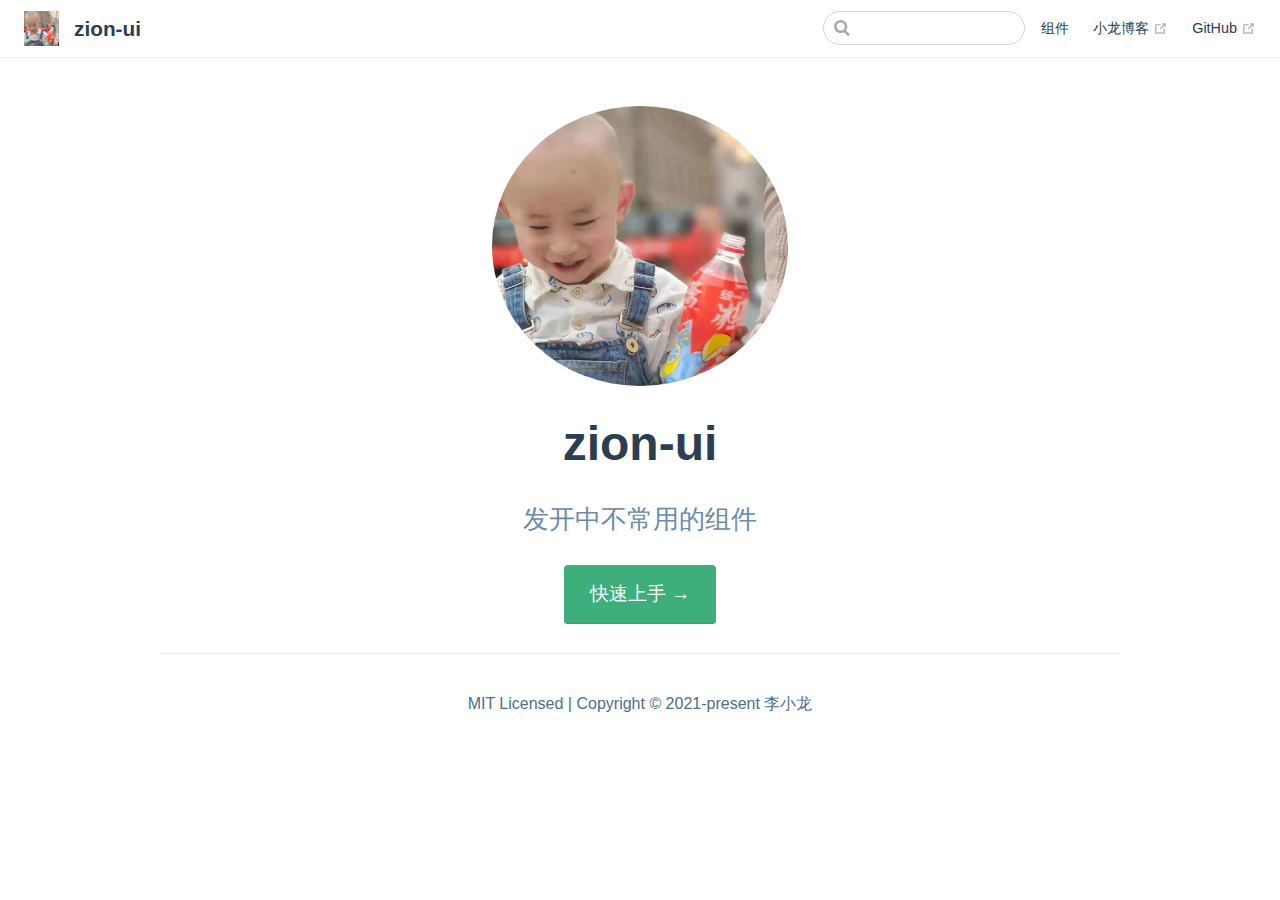
<file: index.html>
<!DOCTYPE html>
<html lang="en-US">
  <head>
    <meta charset="utf-8">
    <meta name="viewport" content="width=device-width,initial-scale=1">
    <title>zion-ui</title>
    <meta name="generator" content="VuePress 1.8.2">
    <link rel="stylesheet" href="/css/main.css">
    <meta name="description" content="发开中不常用的组件">
    
    <link rel="preload" href="/assets/css/0.styles.e4d8b86b.css" as="style"><link rel="preload" href="/assets/js/app.f004952c.js" as="script"><link rel="preload" href="/assets/js/2.16323347.js" as="script"><link rel="preload" href="/assets/js/7.6c79748d.js" as="script"><link rel="prefetch" href="/assets/js/10.19c8e715.js"><link rel="prefetch" href="/assets/js/11.17a77e1d.js"><link rel="prefetch" href="/assets/js/12.ef7e3014.js"><link rel="prefetch" href="/assets/js/3.0590f80b.js"><link rel="prefetch" href="/assets/js/4.1ec4d5f4.js"><link rel="prefetch" href="/assets/js/5.657d4fd9.js"><link rel="prefetch" href="/assets/js/6.3d277fb6.js"><link rel="prefetch" href="/assets/js/8.b5b20f27.js"><link rel="prefetch" href="/assets/js/9.2fc6febf.js">
    <link rel="stylesheet" href="/assets/css/0.styles.e4d8b86b.css">
  </head>
  <body>
    <div id="app" data-server-rendered="true"><div class="theme-container no-sidebar"><header class="navbar"><div class="sidebar-button"><svg xmlns="http://www.w3.org/2000/svg" aria-hidden="true" role="img" viewBox="0 0 448 512" class="icon"><path fill="currentColor" d="M436 124H12c-6.627 0-12-5.373-12-12V80c0-6.627 5.373-12 12-12h424c6.627 0 12 5.373 12 12v32c0 6.627-5.373 12-12 12zm0 160H12c-6.627 0-12-5.373-12-12v-32c0-6.627 5.373-12 12-12h424c6.627 0 12 5.373 12 12v32c0 6.627-5.373 12-12 12zm0 160H12c-6.627 0-12-5.373-12-12v-32c0-6.627 5.373-12 12-12h424c6.627 0 12 5.373 12 12v32c0 6.627-5.373 12-12 12z"></path></svg></div> <a href="/" aria-current="page" class="home-link router-link-exact-active router-link-active"><!----> <span class="site-name">zion-ui</span></a> <div class="links"><div class="search-box"><input aria-label="Search" autocomplete="off" spellcheck="false" value=""> <!----></div> <nav class="nav-links can-hide"><div class="nav-item"><a href="/component/" class="nav-link">
  组件
</a></div><div class="nav-item"><a href="http://122.51.157.102/" target="_blank" rel="noopener noreferrer" class="nav-link external">
  小龙博客
  <span><svg xmlns="http://www.w3.org/2000/svg" aria-hidden="true" focusable="false" x="0px" y="0px" viewBox="0 0 100 100" width="15" height="15" class="icon outbound"><path fill="currentColor" d="M18.8,85.1h56l0,0c2.2,0,4-1.8,4-4v-32h-8v28h-48v-48h28v-8h-32l0,0c-2.2,0-4,1.8-4,4v56C14.8,83.3,16.6,85.1,18.8,85.1z"></path> <polygon fill="currentColor" points="45.7,48.7 51.3,54.3 77.2,28.5 77.2,37.2 85.2,37.2 85.2,14.9 62.8,14.9 62.8,22.9 71.5,22.9"></polygon></svg> <span class="sr-only">(opens new window)</span></span></a></div><div class="nav-item"><a href="https://github.com/lixiaolongxl" target="_blank" rel="noopener noreferrer" class="nav-link external">
  GitHub
  <span><svg xmlns="http://www.w3.org/2000/svg" aria-hidden="true" focusable="false" x="0px" y="0px" viewBox="0 0 100 100" width="15" height="15" class="icon outbound"><path fill="currentColor" d="M18.8,85.1h56l0,0c2.2,0,4-1.8,4-4v-32h-8v28h-48v-48h28v-8h-32l0,0c-2.2,0-4,1.8-4,4v56C14.8,83.3,16.6,85.1,18.8,85.1z"></path> <polygon fill="currentColor" points="45.7,48.7 51.3,54.3 77.2,28.5 77.2,37.2 85.2,37.2 85.2,14.9 62.8,14.9 62.8,22.9 71.5,22.9"></polygon></svg> <span class="sr-only">(opens new window)</span></span></a></div> <!----></nav></div></header> <div class="sidebar-mask"></div> <aside class="sidebar"><nav class="nav-links"><div class="nav-item"><a href="/component/" class="nav-link">
  组件
</a></div><div class="nav-item"><a href="http://122.51.157.102/" target="_blank" rel="noopener noreferrer" class="nav-link external">
  小龙博客
  <span><svg xmlns="http://www.w3.org/2000/svg" aria-hidden="true" focusable="false" x="0px" y="0px" viewBox="0 0 100 100" width="15" height="15" class="icon outbound"><path fill="currentColor" d="M18.8,85.1h56l0,0c2.2,0,4-1.8,4-4v-32h-8v28h-48v-48h28v-8h-32l0,0c-2.2,0-4,1.8-4,4v56C14.8,83.3,16.6,85.1,18.8,85.1z"></path> <polygon fill="currentColor" points="45.7,48.7 51.3,54.3 77.2,28.5 77.2,37.2 85.2,37.2 85.2,14.9 62.8,14.9 62.8,22.9 71.5,22.9"></polygon></svg> <span class="sr-only">(opens new window)</span></span></a></div><div class="nav-item"><a href="https://github.com/lixiaolongxl" target="_blank" rel="noopener noreferrer" class="nav-link external">
  GitHub
  <span><svg xmlns="http://www.w3.org/2000/svg" aria-hidden="true" focusable="false" x="0px" y="0px" viewBox="0 0 100 100" width="15" height="15" class="icon outbound"><path fill="currentColor" d="M18.8,85.1h56l0,0c2.2,0,4-1.8,4-4v-32h-8v28h-48v-48h28v-8h-32l0,0c-2.2,0-4,1.8-4,4v56C14.8,83.3,16.6,85.1,18.8,85.1z"></path> <polygon fill="currentColor" points="45.7,48.7 51.3,54.3 77.2,28.5 77.2,37.2 85.2,37.2 85.2,14.9 62.8,14.9 62.8,22.9 71.5,22.9"></polygon></svg> <span class="sr-only">(opens new window)</span></span></a></div> <!----></nav>  <!----> </aside> <main aria-labelledby="main-title" class="home"><header class="hero"><img src="/img/logo.jpeg" alt="hero"> <h1 id="main-title">
      zion-ui
    </h1> <p class="description">
      发开中不常用的组件
    </p> <p class="action"><a href="/component/start/" class="nav-link action-button">
  快速上手 →
</a></p></header> <!----> <div class="theme-default-content custom content__default"></div> <div class="footer">
    MIT Licensed | Copyright © 2021-present 李小龙
  </div></main></div><div class="global-ui"></div></div>
    <script src="/assets/js/app.f004952c.js" defer></script><script src="/assets/js/2.16323347.js" defer></script><script src="/assets/js/7.6c79748d.js" defer></script>
  </body>
</html>
</file>
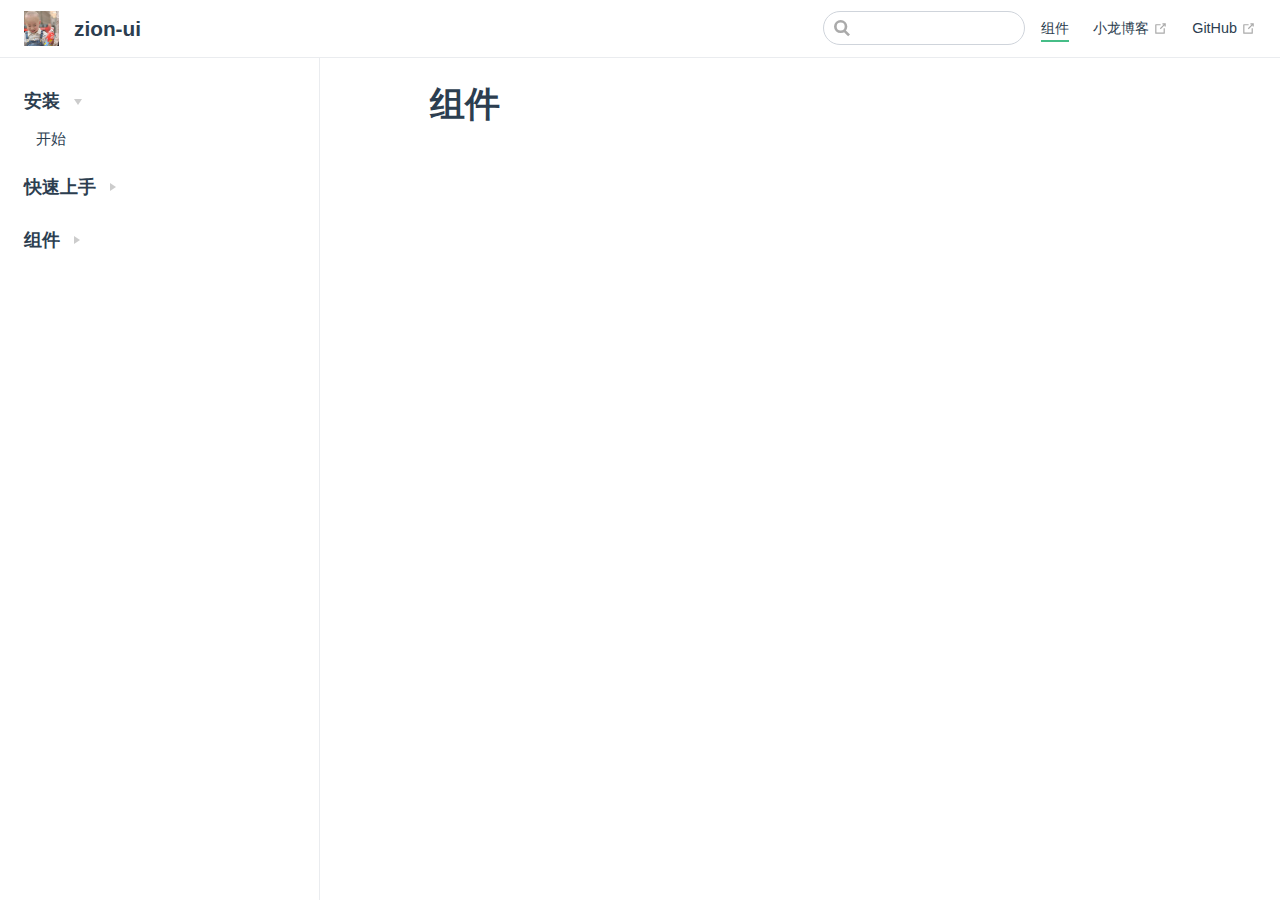
<file: component/index.html>
<!DOCTYPE html>
<html lang="en-US">
  <head>
    <meta charset="utf-8">
    <meta name="viewport" content="width=device-width,initial-scale=1">
    <title>组件 | zion-ui</title>
    <meta name="generator" content="VuePress 1.8.2">
    <link rel="stylesheet" href="/css/main.css">
    <meta name="description" content="发开中不常用的组件">
    
    <link rel="preload" href="/assets/css/0.styles.e4d8b86b.css" as="style"><link rel="preload" href="/assets/js/app.f004952c.js" as="script"><link rel="preload" href="/assets/js/2.16323347.js" as="script"><link rel="preload" href="/assets/js/8.b5b20f27.js" as="script"><link rel="prefetch" href="/assets/js/10.19c8e715.js"><link rel="prefetch" href="/assets/js/11.17a77e1d.js"><link rel="prefetch" href="/assets/js/12.ef7e3014.js"><link rel="prefetch" href="/assets/js/3.0590f80b.js"><link rel="prefetch" href="/assets/js/4.1ec4d5f4.js"><link rel="prefetch" href="/assets/js/5.657d4fd9.js"><link rel="prefetch" href="/assets/js/6.3d277fb6.js"><link rel="prefetch" href="/assets/js/7.6c79748d.js"><link rel="prefetch" href="/assets/js/9.2fc6febf.js">
    <link rel="stylesheet" href="/assets/css/0.styles.e4d8b86b.css">
  </head>
  <body>
    <div id="app" data-server-rendered="true"><div class="theme-container"><header class="navbar"><div class="sidebar-button"><svg xmlns="http://www.w3.org/2000/svg" aria-hidden="true" role="img" viewBox="0 0 448 512" class="icon"><path fill="currentColor" d="M436 124H12c-6.627 0-12-5.373-12-12V80c0-6.627 5.373-12 12-12h424c6.627 0 12 5.373 12 12v32c0 6.627-5.373 12-12 12zm0 160H12c-6.627 0-12-5.373-12-12v-32c0-6.627 5.373-12 12-12h424c6.627 0 12 5.373 12 12v32c0 6.627-5.373 12-12 12zm0 160H12c-6.627 0-12-5.373-12-12v-32c0-6.627 5.373-12 12-12h424c6.627 0 12 5.373 12 12v32c0 6.627-5.373 12-12 12z"></path></svg></div> <a href="/" class="home-link router-link-active"><!----> <span class="site-name">zion-ui</span></a> <div class="links"><div class="search-box"><input aria-label="Search" autocomplete="off" spellcheck="false" value=""> <!----></div> <nav class="nav-links can-hide"><div class="nav-item"><a href="/component/" aria-current="page" class="nav-link router-link-exact-active router-link-active">
  组件
</a></div><div class="nav-item"><a href="http://122.51.157.102/" target="_blank" rel="noopener noreferrer" class="nav-link external">
  小龙博客
  <span><svg xmlns="http://www.w3.org/2000/svg" aria-hidden="true" focusable="false" x="0px" y="0px" viewBox="0 0 100 100" width="15" height="15" class="icon outbound"><path fill="currentColor" d="M18.8,85.1h56l0,0c2.2,0,4-1.8,4-4v-32h-8v28h-48v-48h28v-8h-32l0,0c-2.2,0-4,1.8-4,4v56C14.8,83.3,16.6,85.1,18.8,85.1z"></path> <polygon fill="currentColor" points="45.7,48.7 51.3,54.3 77.2,28.5 77.2,37.2 85.2,37.2 85.2,14.9 62.8,14.9 62.8,22.9 71.5,22.9"></polygon></svg> <span class="sr-only">(opens new window)</span></span></a></div><div class="nav-item"><a href="https://github.com/lixiaolongxl" target="_blank" rel="noopener noreferrer" class="nav-link external">
  GitHub
  <span><svg xmlns="http://www.w3.org/2000/svg" aria-hidden="true" focusable="false" x="0px" y="0px" viewBox="0 0 100 100" width="15" height="15" class="icon outbound"><path fill="currentColor" d="M18.8,85.1h56l0,0c2.2,0,4-1.8,4-4v-32h-8v28h-48v-48h28v-8h-32l0,0c-2.2,0-4,1.8-4,4v56C14.8,83.3,16.6,85.1,18.8,85.1z"></path> <polygon fill="currentColor" points="45.7,48.7 51.3,54.3 77.2,28.5 77.2,37.2 85.2,37.2 85.2,14.9 62.8,14.9 62.8,22.9 71.5,22.9"></polygon></svg> <span class="sr-only">(opens new window)</span></span></a></div> <!----></nav></div></header> <div class="sidebar-mask"></div> <aside class="sidebar"><nav class="nav-links"><div class="nav-item"><a href="/component/" aria-current="page" class="nav-link router-link-exact-active router-link-active">
  组件
</a></div><div class="nav-item"><a href="http://122.51.157.102/" target="_blank" rel="noopener noreferrer" class="nav-link external">
  小龙博客
  <span><svg xmlns="http://www.w3.org/2000/svg" aria-hidden="true" focusable="false" x="0px" y="0px" viewBox="0 0 100 100" width="15" height="15" class="icon outbound"><path fill="currentColor" d="M18.8,85.1h56l0,0c2.2,0,4-1.8,4-4v-32h-8v28h-48v-48h28v-8h-32l0,0c-2.2,0-4,1.8-4,4v56C14.8,83.3,16.6,85.1,18.8,85.1z"></path> <polygon fill="currentColor" points="45.7,48.7 51.3,54.3 77.2,28.5 77.2,37.2 85.2,37.2 85.2,14.9 62.8,14.9 62.8,22.9 71.5,22.9"></polygon></svg> <span class="sr-only">(opens new window)</span></span></a></div><div class="nav-item"><a href="https://github.com/lixiaolongxl" target="_blank" rel="noopener noreferrer" class="nav-link external">
  GitHub
  <span><svg xmlns="http://www.w3.org/2000/svg" aria-hidden="true" focusable="false" x="0px" y="0px" viewBox="0 0 100 100" width="15" height="15" class="icon outbound"><path fill="currentColor" d="M18.8,85.1h56l0,0c2.2,0,4-1.8,4-4v-32h-8v28h-48v-48h28v-8h-32l0,0c-2.2,0-4,1.8-4,4v56C14.8,83.3,16.6,85.1,18.8,85.1z"></path> <polygon fill="currentColor" points="45.7,48.7 51.3,54.3 77.2,28.5 77.2,37.2 85.2,37.2 85.2,14.9 62.8,14.9 62.8,22.9 71.5,22.9"></polygon></svg> <span class="sr-only">(opens new window)</span></span></a></div> <!----></nav>  <ul class="sidebar-links"><li><section class="sidebar-group collapsable depth-0"><p class="sidebar-heading open"><span>安装</span> <span class="arrow down"></span></p> <ul class="sidebar-links sidebar-group-items"><li><a href="/component/start.html" class="sidebar-link">开始</a></li></ul></section></li><li><section class="sidebar-group collapsable depth-0"><p class="sidebar-heading"><span>快速上手</span> <span class="arrow right"></span></p> <!----></section></li><li><section class="sidebar-group collapsable depth-0"><p class="sidebar-heading"><span>组件</span> <span class="arrow right"></span></p> <!----></section></li></ul> </aside> <main class="page"> <div class="theme-default-content content__default"><h1 id="组件"><a href="#组件" class="header-anchor">#</a> 组件</h1></div> <footer class="page-edit"><!----> <!----></footer> <!----> </main></div><div class="global-ui"></div></div>
    <script src="/assets/js/app.f004952c.js" defer></script><script src="/assets/js/2.16323347.js" defer></script><script src="/assets/js/8.b5b20f27.js" defer></script>
  </body>
</html>
</file>
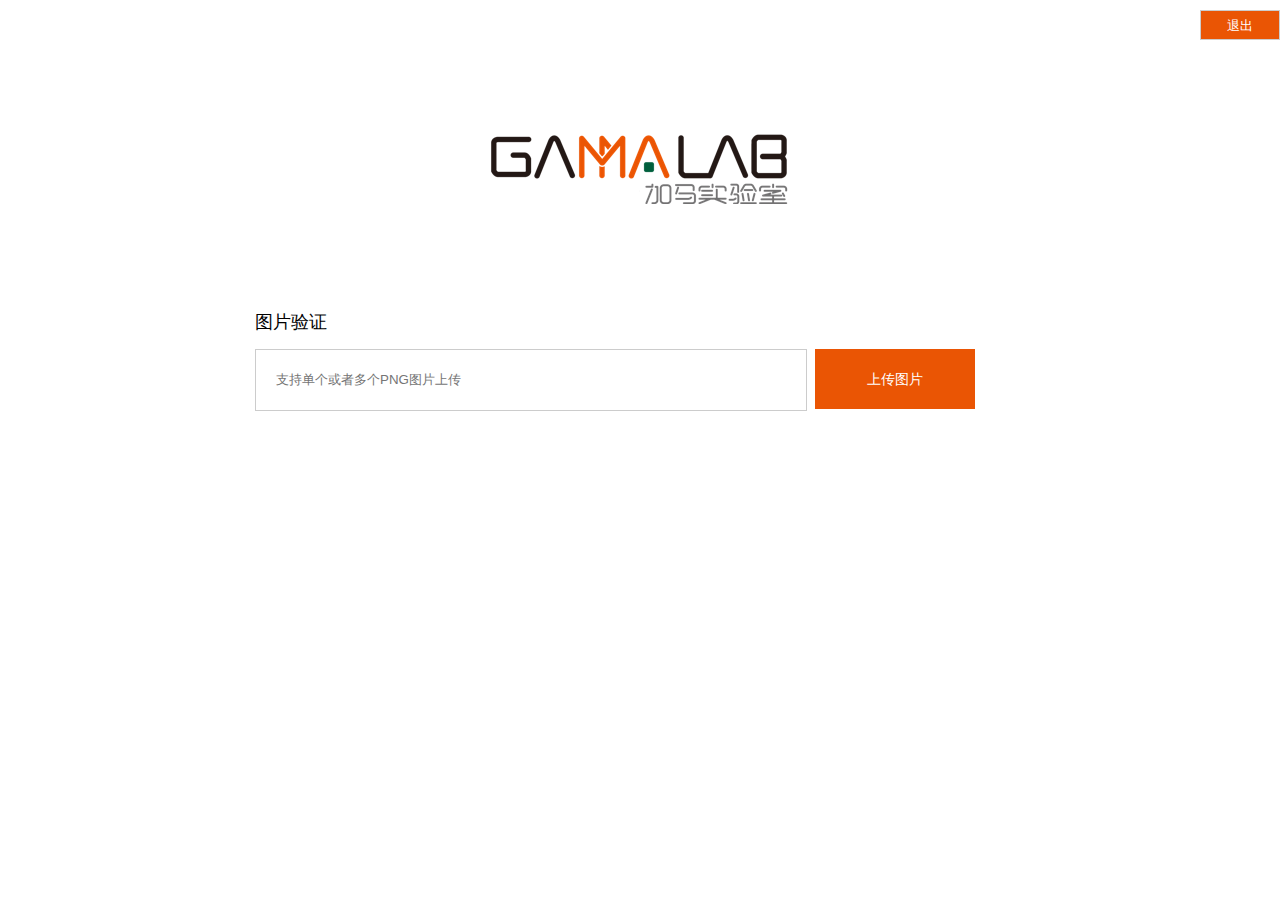
<file: demo/index.html>
<!DOCTYPE html>
<html>
<head>
	<meta http-equiv="content-type" content="text/html;charset=utf-8">
	<meta http-equiv="X-UA-Compatible" content="IE=9; IE=8; IE=7; IE=EDGE">
	<title></title>
	<link rel="stylesheet" type="text/css" href="./css/common.css" />
</head>
<body>
	<div class="containers">
		<!--<button class="Loginout">退出</button>-->
		<div class="index-main" id="body"></div>
	</div>
</body>
<script type="text/javascript">
    var urlData = urlData;
	// window.onload=function(){
    //
	//     $('.Loginout').click(function(){
     //        var data={
     //            username:getCookie('username')
     //        }
     //        $.ajax({
     //            url:urlData.computerLogout,
     //            type:'post',
     //            //dataType:'json',
     //            data:JSON.stringify(data),
     //            contentType:'application/json;charset=utf-8',
     //            async:false,
     //            error:function(){
     //                alert('服务器异常');
     //            },
     //            success:function(str){
     //                if(str.code==0){
     //                    //window.history.go(-1);
     //                    window.location.href = 'login.html';
     //                }else {
     //                    //alert(str.message);
     //                    return;
	// 				}
     //            }
     //        })
	// 	})
	// }
    /*
    获取cookie
    */
    function getCookie(c_name){
        if(document.cookie.length>0){
            c_start=document.cookie.indexOf(c_name + "=")
            if(c_start!=-1){
                c_start=c_start + c_name.length+1
                c_end=document.cookie.indexOf(";",c_start)
                if(c_end==-1) c_end=document.cookie.length
                return unescape(document.cookie.substring(c_start,c_end));
            }
        }
        return ""
    }
    var fileList=[];
	var loadingFixed = '<div id="loadId" class="sq710-mask-root"><div class="sq710-mask-bg2"></div><div class="loading-move"></div></div>';
</script>
<script language="javascript" src="./js/lib/jquery-1.8.1.js"></script>
<script language="javascript" src="./js/lib/jquery.form.js"></script>
<script language="javascript" src="./js/lib/we.js"></script>
<script language="javascript" src="./js/lib/util.js"></script>
<script src="./js/config.js"></script>
<script language="javascript" src="./js/page/page.js"></script>
<script language="javascript" src="./js/page/detail.js"></script>
<script language="javascript" src="./js/control.js"></script>
</html>
</file>
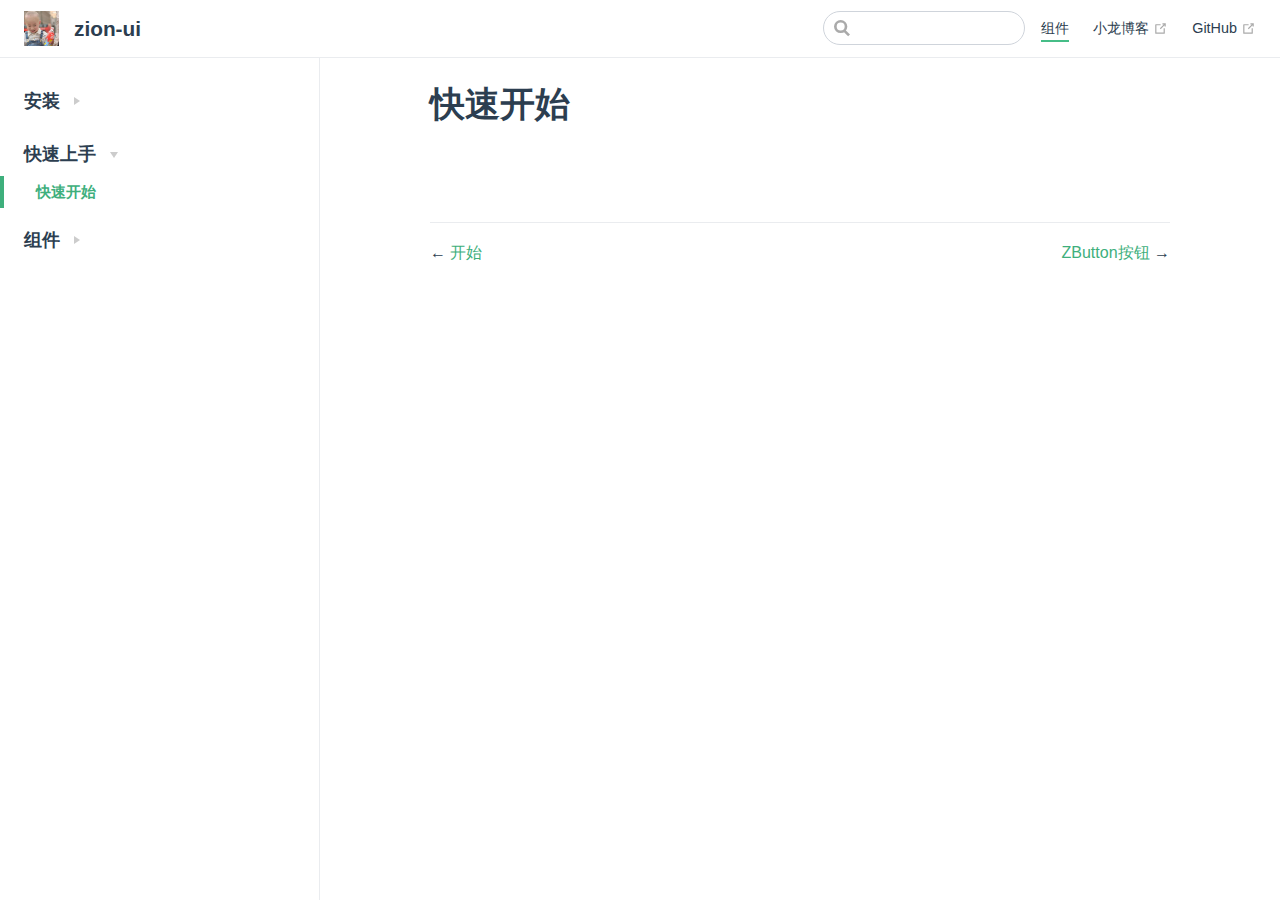
<file: component/getting-started.html>
<!DOCTYPE html>
<html lang="en-US">
  <head>
    <meta charset="utf-8">
    <meta name="viewport" content="width=device-width,initial-scale=1">
    <title>快速开始 | zion-ui</title>
    <meta name="generator" content="VuePress 1.8.2">
    <link rel="stylesheet" href="/css/main.css">
    <meta name="description" content="发开中不常用的组件">
    
    <link rel="preload" href="/assets/css/0.styles.e4d8b86b.css" as="style"><link rel="preload" href="/assets/js/app.f004952c.js" as="script"><link rel="preload" href="/assets/js/2.16323347.js" as="script"><link rel="preload" href="/assets/js/11.17a77e1d.js" as="script"><link rel="prefetch" href="/assets/js/10.19c8e715.js"><link rel="prefetch" href="/assets/js/12.ef7e3014.js"><link rel="prefetch" href="/assets/js/3.0590f80b.js"><link rel="prefetch" href="/assets/js/4.1ec4d5f4.js"><link rel="prefetch" href="/assets/js/5.657d4fd9.js"><link rel="prefetch" href="/assets/js/6.3d277fb6.js"><link rel="prefetch" href="/assets/js/7.6c79748d.js"><link rel="prefetch" href="/assets/js/8.b5b20f27.js"><link rel="prefetch" href="/assets/js/9.2fc6febf.js">
    <link rel="stylesheet" href="/assets/css/0.styles.e4d8b86b.css">
  </head>
  <body>
    <div id="app" data-server-rendered="true"><div class="theme-container"><header class="navbar"><div class="sidebar-button"><svg xmlns="http://www.w3.org/2000/svg" aria-hidden="true" role="img" viewBox="0 0 448 512" class="icon"><path fill="currentColor" d="M436 124H12c-6.627 0-12-5.373-12-12V80c0-6.627 5.373-12 12-12h424c6.627 0 12 5.373 12 12v32c0 6.627-5.373 12-12 12zm0 160H12c-6.627 0-12-5.373-12-12v-32c0-6.627 5.373-12 12-12h424c6.627 0 12 5.373 12 12v32c0 6.627-5.373 12-12 12zm0 160H12c-6.627 0-12-5.373-12-12v-32c0-6.627 5.373-12 12-12h424c6.627 0 12 5.373 12 12v32c0 6.627-5.373 12-12 12z"></path></svg></div> <a href="/" class="home-link router-link-active"><!----> <span class="site-name">zion-ui</span></a> <div class="links"><div class="search-box"><input aria-label="Search" autocomplete="off" spellcheck="false" value=""> <!----></div> <nav class="nav-links can-hide"><div class="nav-item"><a href="/component/" class="nav-link router-link-active">
  组件
</a></div><div class="nav-item"><a href="http://122.51.157.102/" target="_blank" rel="noopener noreferrer" class="nav-link external">
  小龙博客
  <span><svg xmlns="http://www.w3.org/2000/svg" aria-hidden="true" focusable="false" x="0px" y="0px" viewBox="0 0 100 100" width="15" height="15" class="icon outbound"><path fill="currentColor" d="M18.8,85.1h56l0,0c2.2,0,4-1.8,4-4v-32h-8v28h-48v-48h28v-8h-32l0,0c-2.2,0-4,1.8-4,4v56C14.8,83.3,16.6,85.1,18.8,85.1z"></path> <polygon fill="currentColor" points="45.7,48.7 51.3,54.3 77.2,28.5 77.2,37.2 85.2,37.2 85.2,14.9 62.8,14.9 62.8,22.9 71.5,22.9"></polygon></svg> <span class="sr-only">(opens new window)</span></span></a></div><div class="nav-item"><a href="https://github.com/lixiaolongxl" target="_blank" rel="noopener noreferrer" class="nav-link external">
  GitHub
  <span><svg xmlns="http://www.w3.org/2000/svg" aria-hidden="true" focusable="false" x="0px" y="0px" viewBox="0 0 100 100" width="15" height="15" class="icon outbound"><path fill="currentColor" d="M18.8,85.1h56l0,0c2.2,0,4-1.8,4-4v-32h-8v28h-48v-48h28v-8h-32l0,0c-2.2,0-4,1.8-4,4v56C14.8,83.3,16.6,85.1,18.8,85.1z"></path> <polygon fill="currentColor" points="45.7,48.7 51.3,54.3 77.2,28.5 77.2,37.2 85.2,37.2 85.2,14.9 62.8,14.9 62.8,22.9 71.5,22.9"></polygon></svg> <span class="sr-only">(opens new window)</span></span></a></div> <!----></nav></div></header> <div class="sidebar-mask"></div> <aside class="sidebar"><nav class="nav-links"><div class="nav-item"><a href="/component/" class="nav-link router-link-active">
  组件
</a></div><div class="nav-item"><a href="http://122.51.157.102/" target="_blank" rel="noopener noreferrer" class="nav-link external">
  小龙博客
  <span><svg xmlns="http://www.w3.org/2000/svg" aria-hidden="true" focusable="false" x="0px" y="0px" viewBox="0 0 100 100" width="15" height="15" class="icon outbound"><path fill="currentColor" d="M18.8,85.1h56l0,0c2.2,0,4-1.8,4-4v-32h-8v28h-48v-48h28v-8h-32l0,0c-2.2,0-4,1.8-4,4v56C14.8,83.3,16.6,85.1,18.8,85.1z"></path> <polygon fill="currentColor" points="45.7,48.7 51.3,54.3 77.2,28.5 77.2,37.2 85.2,37.2 85.2,14.9 62.8,14.9 62.8,22.9 71.5,22.9"></polygon></svg> <span class="sr-only">(opens new window)</span></span></a></div><div class="nav-item"><a href="https://github.com/lixiaolongxl" target="_blank" rel="noopener noreferrer" class="nav-link external">
  GitHub
  <span><svg xmlns="http://www.w3.org/2000/svg" aria-hidden="true" focusable="false" x="0px" y="0px" viewBox="0 0 100 100" width="15" height="15" class="icon outbound"><path fill="currentColor" d="M18.8,85.1h56l0,0c2.2,0,4-1.8,4-4v-32h-8v28h-48v-48h28v-8h-32l0,0c-2.2,0-4,1.8-4,4v56C14.8,83.3,16.6,85.1,18.8,85.1z"></path> <polygon fill="currentColor" points="45.7,48.7 51.3,54.3 77.2,28.5 77.2,37.2 85.2,37.2 85.2,14.9 62.8,14.9 62.8,22.9 71.5,22.9"></polygon></svg> <span class="sr-only">(opens new window)</span></span></a></div> <!----></nav>  <ul class="sidebar-links"><li><section class="sidebar-group collapsable depth-0"><p class="sidebar-heading"><span>安装</span> <span class="arrow right"></span></p> <!----></section></li><li><section class="sidebar-group collapsable depth-0"><p class="sidebar-heading open"><span>快速上手</span> <span class="arrow down"></span></p> <ul class="sidebar-links sidebar-group-items"><li><a href="/component/getting-started.html" aria-current="page" class="active sidebar-link">快速开始</a></li></ul></section></li><li><section class="sidebar-group collapsable depth-0"><p class="sidebar-heading"><span>组件</span> <span class="arrow right"></span></p> <!----></section></li></ul> </aside> <main class="page"> <div class="theme-default-content content__default"><h1 id="快速开始"><a href="#快速开始" class="header-anchor">#</a> 快速开始</h1></div> <footer class="page-edit"><!----> <!----></footer> <div class="page-nav"><p class="inner"><span class="prev">
      ←
      <a href="/component/start.html" class="prev">
        开始
      </a></span> <span class="next"><a href="/component/component/Button.html">
        ZButton按钮
      </a>
      →
    </span></p></div> </main></div><div class="global-ui"></div></div>
    <script src="/assets/js/app.f004952c.js" defer></script><script src="/assets/js/2.16323347.js" defer></script><script src="/assets/js/11.17a77e1d.js" defer></script>
  </body>
</html>
</file>
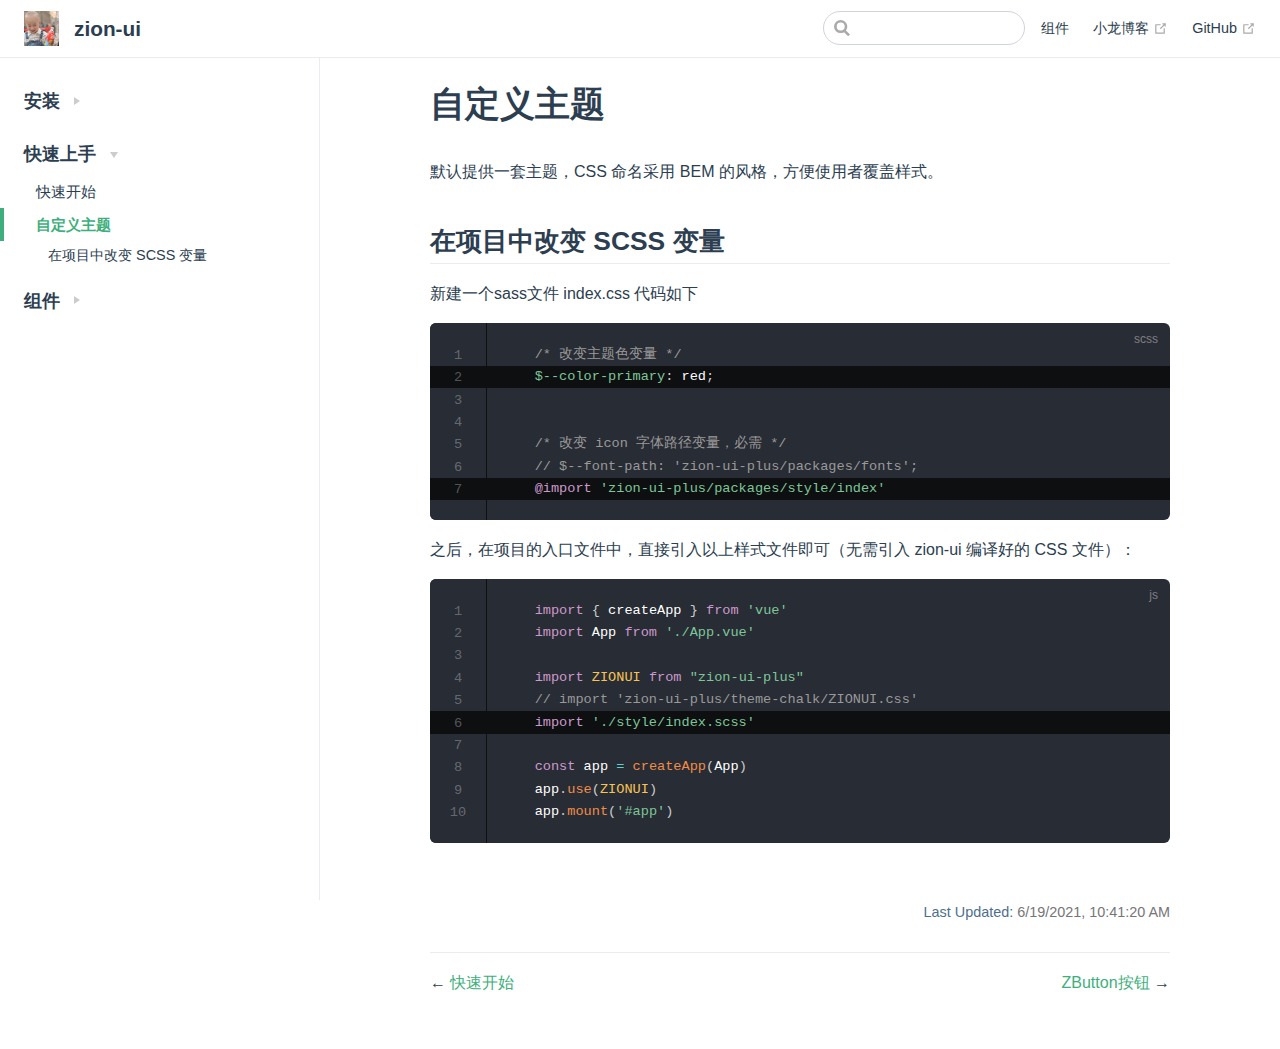
<file: component/setThem.html>
<!DOCTYPE html>
<html lang="en-US">
  <head>
    <meta charset="utf-8">
    <meta name="viewport" content="width=device-width,initial-scale=1">
    <title>自定义主题 | zion-ui</title>
    <meta name="generator" content="VuePress 1.8.2">
    <link rel="stylesheet" href="/css/main.css">
    <meta name="description" content="发开中不常用的组件">
    
    <link rel="preload" href="/assets/css/0.styles.35bcedcf.css" as="style"><link rel="preload" href="/assets/js/app.5dde303c.js" as="script"><link rel="preload" href="/assets/js/2.16323347.js" as="script"><link rel="preload" href="/assets/js/14.d103df72.js" as="script"><link rel="prefetch" href="/assets/js/10.043a797e.js"><link rel="prefetch" href="/assets/js/11.7e76e02e.js"><link rel="prefetch" href="/assets/js/12.f53f035b.js"><link rel="prefetch" href="/assets/js/13.5becef54.js"><link rel="prefetch" href="/assets/js/15.6045e789.js"><link rel="prefetch" href="/assets/js/3.f19f8194.js"><link rel="prefetch" href="/assets/js/4.b9b777bd.js"><link rel="prefetch" href="/assets/js/5.8a97a0d1.js"><link rel="prefetch" href="/assets/js/6.3d277fb6.js"><link rel="prefetch" href="/assets/js/7.6c79748d.js"><link rel="prefetch" href="/assets/js/8.42c8deae.js"><link rel="prefetch" href="/assets/js/9.8bc52ac8.js">
    <link rel="stylesheet" href="/assets/css/0.styles.35bcedcf.css">
  </head>
  <body>
    <div id="app" data-server-rendered="true"><div class="theme-container"><header class="navbar"><div class="sidebar-button"><svg xmlns="http://www.w3.org/2000/svg" aria-hidden="true" role="img" viewBox="0 0 448 512" class="icon"><path fill="currentColor" d="M436 124H12c-6.627 0-12-5.373-12-12V80c0-6.627 5.373-12 12-12h424c6.627 0 12 5.373 12 12v32c0 6.627-5.373 12-12 12zm0 160H12c-6.627 0-12-5.373-12-12v-32c0-6.627 5.373-12 12-12h424c6.627 0 12 5.373 12 12v32c0 6.627-5.373 12-12 12zm0 160H12c-6.627 0-12-5.373-12-12v-32c0-6.627 5.373-12 12-12h424c6.627 0 12 5.373 12 12v32c0 6.627-5.373 12-12 12z"></path></svg></div> <a href="/" class="home-link router-link-active"><!----> <span class="site-name">zion-ui</span></a> <div class="links"><div class="search-box"><input aria-label="Search" autocomplete="off" spellcheck="false" value=""> <!----></div> <nav class="nav-links can-hide"><div class="nav-item"><a href="/component/start.html" class="nav-link">
  组件
</a></div><div class="nav-item"><a href="http://122.51.157.102/" target="_blank" rel="noopener noreferrer" class="nav-link external">
  小龙博客
  <span><svg xmlns="http://www.w3.org/2000/svg" aria-hidden="true" focusable="false" x="0px" y="0px" viewBox="0 0 100 100" width="15" height="15" class="icon outbound"><path fill="currentColor" d="M18.8,85.1h56l0,0c2.2,0,4-1.8,4-4v-32h-8v28h-48v-48h28v-8h-32l0,0c-2.2,0-4,1.8-4,4v56C14.8,83.3,16.6,85.1,18.8,85.1z"></path> <polygon fill="currentColor" points="45.7,48.7 51.3,54.3 77.2,28.5 77.2,37.2 85.2,37.2 85.2,14.9 62.8,14.9 62.8,22.9 71.5,22.9"></polygon></svg> <span class="sr-only">(opens new window)</span></span></a></div><div class="nav-item"><a href="https://github.com/lixiaolongxl" target="_blank" rel="noopener noreferrer" class="nav-link external">
  GitHub
  <span><svg xmlns="http://www.w3.org/2000/svg" aria-hidden="true" focusable="false" x="0px" y="0px" viewBox="0 0 100 100" width="15" height="15" class="icon outbound"><path fill="currentColor" d="M18.8,85.1h56l0,0c2.2,0,4-1.8,4-4v-32h-8v28h-48v-48h28v-8h-32l0,0c-2.2,0-4,1.8-4,4v56C14.8,83.3,16.6,85.1,18.8,85.1z"></path> <polygon fill="currentColor" points="45.7,48.7 51.3,54.3 77.2,28.5 77.2,37.2 85.2,37.2 85.2,14.9 62.8,14.9 62.8,22.9 71.5,22.9"></polygon></svg> <span class="sr-only">(opens new window)</span></span></a></div> <!----></nav></div></header> <div class="sidebar-mask"></div> <aside class="sidebar"><nav class="nav-links"><div class="nav-item"><a href="/component/start.html" class="nav-link">
  组件
</a></div><div class="nav-item"><a href="http://122.51.157.102/" target="_blank" rel="noopener noreferrer" class="nav-link external">
  小龙博客
  <span><svg xmlns="http://www.w3.org/2000/svg" aria-hidden="true" focusable="false" x="0px" y="0px" viewBox="0 0 100 100" width="15" height="15" class="icon outbound"><path fill="currentColor" d="M18.8,85.1h56l0,0c2.2,0,4-1.8,4-4v-32h-8v28h-48v-48h28v-8h-32l0,0c-2.2,0-4,1.8-4,4v56C14.8,83.3,16.6,85.1,18.8,85.1z"></path> <polygon fill="currentColor" points="45.7,48.7 51.3,54.3 77.2,28.5 77.2,37.2 85.2,37.2 85.2,14.9 62.8,14.9 62.8,22.9 71.5,22.9"></polygon></svg> <span class="sr-only">(opens new window)</span></span></a></div><div class="nav-item"><a href="https://github.com/lixiaolongxl" target="_blank" rel="noopener noreferrer" class="nav-link external">
  GitHub
  <span><svg xmlns="http://www.w3.org/2000/svg" aria-hidden="true" focusable="false" x="0px" y="0px" viewBox="0 0 100 100" width="15" height="15" class="icon outbound"><path fill="currentColor" d="M18.8,85.1h56l0,0c2.2,0,4-1.8,4-4v-32h-8v28h-48v-48h28v-8h-32l0,0c-2.2,0-4,1.8-4,4v56C14.8,83.3,16.6,85.1,18.8,85.1z"></path> <polygon fill="currentColor" points="45.7,48.7 51.3,54.3 77.2,28.5 77.2,37.2 85.2,37.2 85.2,14.9 62.8,14.9 62.8,22.9 71.5,22.9"></polygon></svg> <span class="sr-only">(opens new window)</span></span></a></div> <!----></nav>  <ul class="sidebar-links"><li><section class="sidebar-group collapsable depth-0"><p class="sidebar-heading"><span>安装</span> <span class="arrow right"></span></p> <!----></section></li><li><section class="sidebar-group collapsable depth-0"><p class="sidebar-heading open"><span>快速上手</span> <span class="arrow down"></span></p> <ul class="sidebar-links sidebar-group-items"><li><a href="/component/getting-started.html" class="sidebar-link">快速开始</a></li><li><a href="/component/setThem.html" aria-current="page" class="active sidebar-link">自定义主题</a><ul class="sidebar-sub-headers"><li class="sidebar-sub-header"><a href="/component/setThem.html#在项目中改变-scss-变量" class="sidebar-link">在项目中改变 SCSS 变量</a></li></ul></li></ul></section></li><li><section class="sidebar-group collapsable depth-0"><p class="sidebar-heading"><span>组件</span> <span class="arrow right"></span></p> <!----></section></li></ul> </aside> <main class="page"> <div class="theme-default-content content__default"><h1 id="自定义主题"><a href="#自定义主题" class="header-anchor">#</a> 自定义主题</h1> <p>默认提供一套主题，CSS 命名采用 BEM 的风格，方便使用者覆盖样式。</p> <h2 id="在项目中改变-scss-变量"><a href="#在项目中改变-scss-变量" class="header-anchor">#</a> 在项目中改变 SCSS 变量</h2> <p>新建一个sass文件 index.css 代码如下</p> <div class="language-scss line-numbers-mode"><div class="highlight-lines"><br><div class="highlighted"> </div><br><br><br><br><div class="highlighted"> </div><br></div><pre class="language-scss"><code>    <span class="token comment">/* 改变主题色变量 */</span>
    <span class="token property"><span class="token variable">$--color-primary</span></span><span class="token punctuation">:</span> red<span class="token punctuation">;</span>


    <span class="token comment">/* 改变 icon 字体路径变量，必需 */</span>
    <span class="token comment">// $--font-path: 'zion-ui-plus/packages/fonts';</span>
    <span class="token keyword">@import</span> <span class="token string">'zion-ui-plus/packages/style/index'</span>
</code></pre><div class="line-numbers-wrapper"><span class="line-number">1</span><br><span class="line-number">2</span><br><span class="line-number">3</span><br><span class="line-number">4</span><br><span class="line-number">5</span><br><span class="line-number">6</span><br><span class="line-number">7</span><br></div></div><p>之后，在项目的入口文件中，直接引入以上样式文件即可（无需引入 zion-ui 编译好的 CSS 文件）：</p> <div class="language-js line-numbers-mode"><div class="highlight-lines"><br><br><br><br><br><div class="highlighted"> </div><br><br><br><br><br></div><pre class="language-js"><code>    <span class="token keyword">import</span> <span class="token punctuation">{</span> createApp <span class="token punctuation">}</span> <span class="token keyword">from</span> <span class="token string">'vue'</span>
    <span class="token keyword">import</span> App <span class="token keyword">from</span> <span class="token string">'./App.vue'</span>

    <span class="token keyword">import</span> <span class="token constant">ZIONUI</span> <span class="token keyword">from</span> <span class="token string">&quot;zion-ui-plus&quot;</span>
    <span class="token comment">// import 'zion-ui-plus/theme-chalk/ZIONUI.css'</span>
    <span class="token keyword">import</span> <span class="token string">'./style/index.scss'</span>

    <span class="token keyword">const</span> app <span class="token operator">=</span> <span class="token function">createApp</span><span class="token punctuation">(</span>App<span class="token punctuation">)</span>
    app<span class="token punctuation">.</span><span class="token function">use</span><span class="token punctuation">(</span><span class="token constant">ZIONUI</span><span class="token punctuation">)</span>
    app<span class="token punctuation">.</span><span class="token function">mount</span><span class="token punctuation">(</span><span class="token string">'#app'</span><span class="token punctuation">)</span>
</code></pre><div class="line-numbers-wrapper"><span class="line-number">1</span><br><span class="line-number">2</span><br><span class="line-number">3</span><br><span class="line-number">4</span><br><span class="line-number">5</span><br><span class="line-number">6</span><br><span class="line-number">7</span><br><span class="line-number">8</span><br><span class="line-number">9</span><br><span class="line-number">10</span><br></div></div></div> <footer class="page-edit"><!----> <div class="last-updated"><span class="prefix">Last Updated:</span> <span class="time">6/19/2021, 10:41:20 AM</span></div></footer> <div class="page-nav"><p class="inner"><span class="prev">
      ←
      <a href="/component/getting-started.html" class="prev">
        快速开始
      </a></span> <span class="next"><a href="/component/component/Button.html">
        ZButton按钮
      </a>
      →
    </span></p></div> </main></div><div class="global-ui"></div></div>
    <script src="/assets/js/app.5dde303c.js" defer></script><script src="/assets/js/2.16323347.js" defer></script><script src="/assets/js/14.d103df72.js" defer></script>
  </body>
</html>
</file>
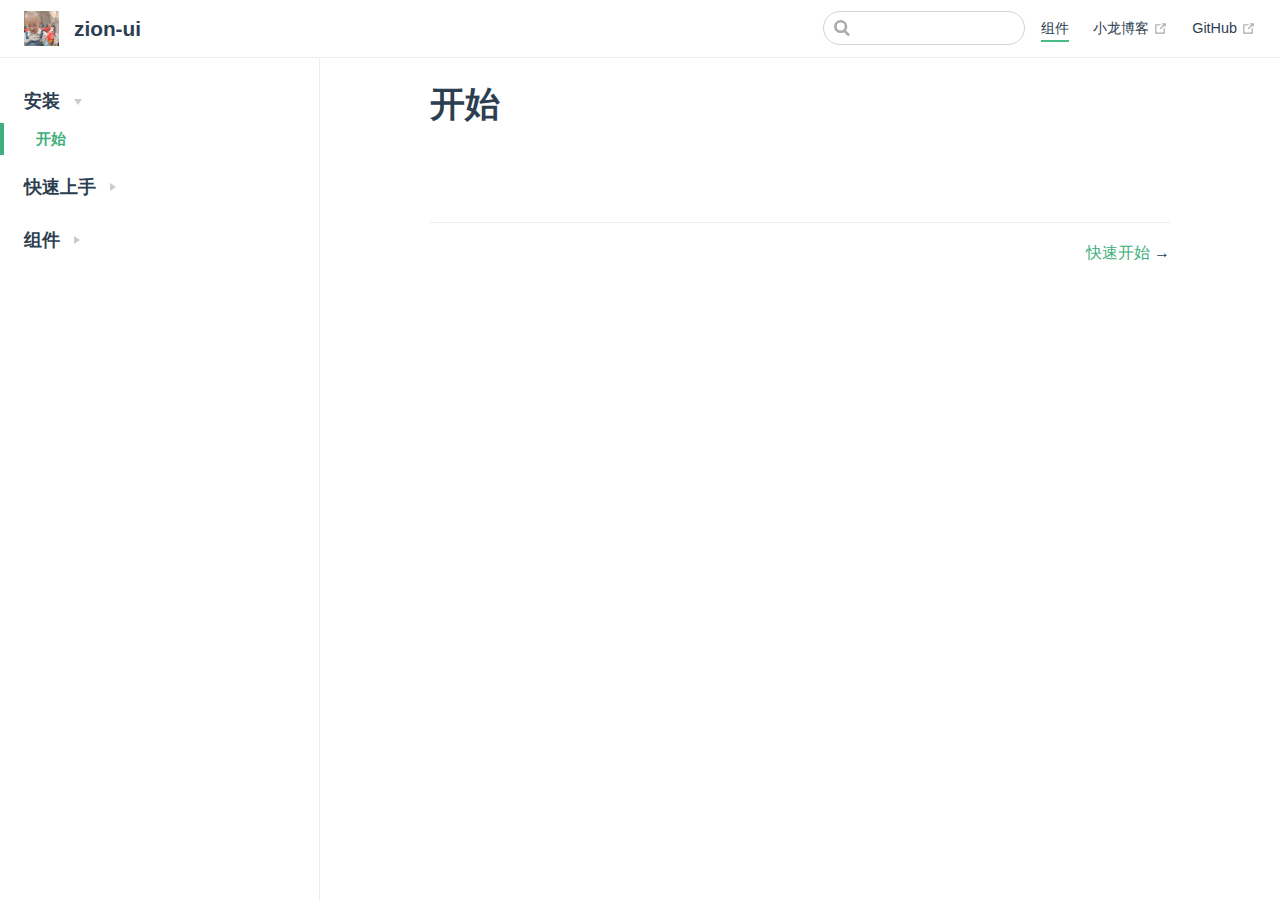
<file: component/start.html>
<!DOCTYPE html>
<html lang="en-US">
  <head>
    <meta charset="utf-8">
    <meta name="viewport" content="width=device-width,initial-scale=1">
    <title>开始 | zion-ui</title>
    <meta name="generator" content="VuePress 1.8.2">
    <link rel="stylesheet" href="/css/main.css">
    <meta name="description" content="发开中不常用的组件">
    
    <link rel="preload" href="/assets/css/0.styles.e4d8b86b.css" as="style"><link rel="preload" href="/assets/js/app.f004952c.js" as="script"><link rel="preload" href="/assets/js/2.16323347.js" as="script"><link rel="preload" href="/assets/js/12.ef7e3014.js" as="script"><link rel="prefetch" href="/assets/js/10.19c8e715.js"><link rel="prefetch" href="/assets/js/11.17a77e1d.js"><link rel="prefetch" href="/assets/js/3.0590f80b.js"><link rel="prefetch" href="/assets/js/4.1ec4d5f4.js"><link rel="prefetch" href="/assets/js/5.657d4fd9.js"><link rel="prefetch" href="/assets/js/6.3d277fb6.js"><link rel="prefetch" href="/assets/js/7.6c79748d.js"><link rel="prefetch" href="/assets/js/8.b5b20f27.js"><link rel="prefetch" href="/assets/js/9.2fc6febf.js">
    <link rel="stylesheet" href="/assets/css/0.styles.e4d8b86b.css">
  </head>
  <body>
    <div id="app" data-server-rendered="true"><div class="theme-container"><header class="navbar"><div class="sidebar-button"><svg xmlns="http://www.w3.org/2000/svg" aria-hidden="true" role="img" viewBox="0 0 448 512" class="icon"><path fill="currentColor" d="M436 124H12c-6.627 0-12-5.373-12-12V80c0-6.627 5.373-12 12-12h424c6.627 0 12 5.373 12 12v32c0 6.627-5.373 12-12 12zm0 160H12c-6.627 0-12-5.373-12-12v-32c0-6.627 5.373-12 12-12h424c6.627 0 12 5.373 12 12v32c0 6.627-5.373 12-12 12zm0 160H12c-6.627 0-12-5.373-12-12v-32c0-6.627 5.373-12 12-12h424c6.627 0 12 5.373 12 12v32c0 6.627-5.373 12-12 12z"></path></svg></div> <a href="/" class="home-link router-link-active"><!----> <span class="site-name">zion-ui</span></a> <div class="links"><div class="search-box"><input aria-label="Search" autocomplete="off" spellcheck="false" value=""> <!----></div> <nav class="nav-links can-hide"><div class="nav-item"><a href="/component/" class="nav-link router-link-active">
  组件
</a></div><div class="nav-item"><a href="http://122.51.157.102/" target="_blank" rel="noopener noreferrer" class="nav-link external">
  小龙博客
  <span><svg xmlns="http://www.w3.org/2000/svg" aria-hidden="true" focusable="false" x="0px" y="0px" viewBox="0 0 100 100" width="15" height="15" class="icon outbound"><path fill="currentColor" d="M18.8,85.1h56l0,0c2.2,0,4-1.8,4-4v-32h-8v28h-48v-48h28v-8h-32l0,0c-2.2,0-4,1.8-4,4v56C14.8,83.3,16.6,85.1,18.8,85.1z"></path> <polygon fill="currentColor" points="45.7,48.7 51.3,54.3 77.2,28.5 77.2,37.2 85.2,37.2 85.2,14.9 62.8,14.9 62.8,22.9 71.5,22.9"></polygon></svg> <span class="sr-only">(opens new window)</span></span></a></div><div class="nav-item"><a href="https://github.com/lixiaolongxl" target="_blank" rel="noopener noreferrer" class="nav-link external">
  GitHub
  <span><svg xmlns="http://www.w3.org/2000/svg" aria-hidden="true" focusable="false" x="0px" y="0px" viewBox="0 0 100 100" width="15" height="15" class="icon outbound"><path fill="currentColor" d="M18.8,85.1h56l0,0c2.2,0,4-1.8,4-4v-32h-8v28h-48v-48h28v-8h-32l0,0c-2.2,0-4,1.8-4,4v56C14.8,83.3,16.6,85.1,18.8,85.1z"></path> <polygon fill="currentColor" points="45.7,48.7 51.3,54.3 77.2,28.5 77.2,37.2 85.2,37.2 85.2,14.9 62.8,14.9 62.8,22.9 71.5,22.9"></polygon></svg> <span class="sr-only">(opens new window)</span></span></a></div> <!----></nav></div></header> <div class="sidebar-mask"></div> <aside class="sidebar"><nav class="nav-links"><div class="nav-item"><a href="/component/" class="nav-link router-link-active">
  组件
</a></div><div class="nav-item"><a href="http://122.51.157.102/" target="_blank" rel="noopener noreferrer" class="nav-link external">
  小龙博客
  <span><svg xmlns="http://www.w3.org/2000/svg" aria-hidden="true" focusable="false" x="0px" y="0px" viewBox="0 0 100 100" width="15" height="15" class="icon outbound"><path fill="currentColor" d="M18.8,85.1h56l0,0c2.2,0,4-1.8,4-4v-32h-8v28h-48v-48h28v-8h-32l0,0c-2.2,0-4,1.8-4,4v56C14.8,83.3,16.6,85.1,18.8,85.1z"></path> <polygon fill="currentColor" points="45.7,48.7 51.3,54.3 77.2,28.5 77.2,37.2 85.2,37.2 85.2,14.9 62.8,14.9 62.8,22.9 71.5,22.9"></polygon></svg> <span class="sr-only">(opens new window)</span></span></a></div><div class="nav-item"><a href="https://github.com/lixiaolongxl" target="_blank" rel="noopener noreferrer" class="nav-link external">
  GitHub
  <span><svg xmlns="http://www.w3.org/2000/svg" aria-hidden="true" focusable="false" x="0px" y="0px" viewBox="0 0 100 100" width="15" height="15" class="icon outbound"><path fill="currentColor" d="M18.8,85.1h56l0,0c2.2,0,4-1.8,4-4v-32h-8v28h-48v-48h28v-8h-32l0,0c-2.2,0-4,1.8-4,4v56C14.8,83.3,16.6,85.1,18.8,85.1z"></path> <polygon fill="currentColor" points="45.7,48.7 51.3,54.3 77.2,28.5 77.2,37.2 85.2,37.2 85.2,14.9 62.8,14.9 62.8,22.9 71.5,22.9"></polygon></svg> <span class="sr-only">(opens new window)</span></span></a></div> <!----></nav>  <ul class="sidebar-links"><li><section class="sidebar-group collapsable depth-0"><p class="sidebar-heading open"><span>安装</span> <span class="arrow down"></span></p> <ul class="sidebar-links sidebar-group-items"><li><a href="/component/start.html" aria-current="page" class="active sidebar-link">开始</a></li></ul></section></li><li><section class="sidebar-group collapsable depth-0"><p class="sidebar-heading"><span>快速上手</span> <span class="arrow right"></span></p> <!----></section></li><li><section class="sidebar-group collapsable depth-0"><p class="sidebar-heading"><span>组件</span> <span class="arrow right"></span></p> <!----></section></li></ul> </aside> <main class="page"> <div class="theme-default-content content__default"><h1 id="开始"><a href="#开始" class="header-anchor">#</a> 开始</h1></div> <footer class="page-edit"><!----> <!----></footer> <div class="page-nav"><p class="inner"><!----> <span class="next"><a href="/component/getting-started.html">
        快速开始
      </a>
      →
    </span></p></div> </main></div><div class="global-ui"></div></div>
    <script src="/assets/js/app.f004952c.js" defer></script><script src="/assets/js/2.16323347.js" defer></script><script src="/assets/js/12.ef7e3014.js" defer></script>
  </body>
</html>
</file>
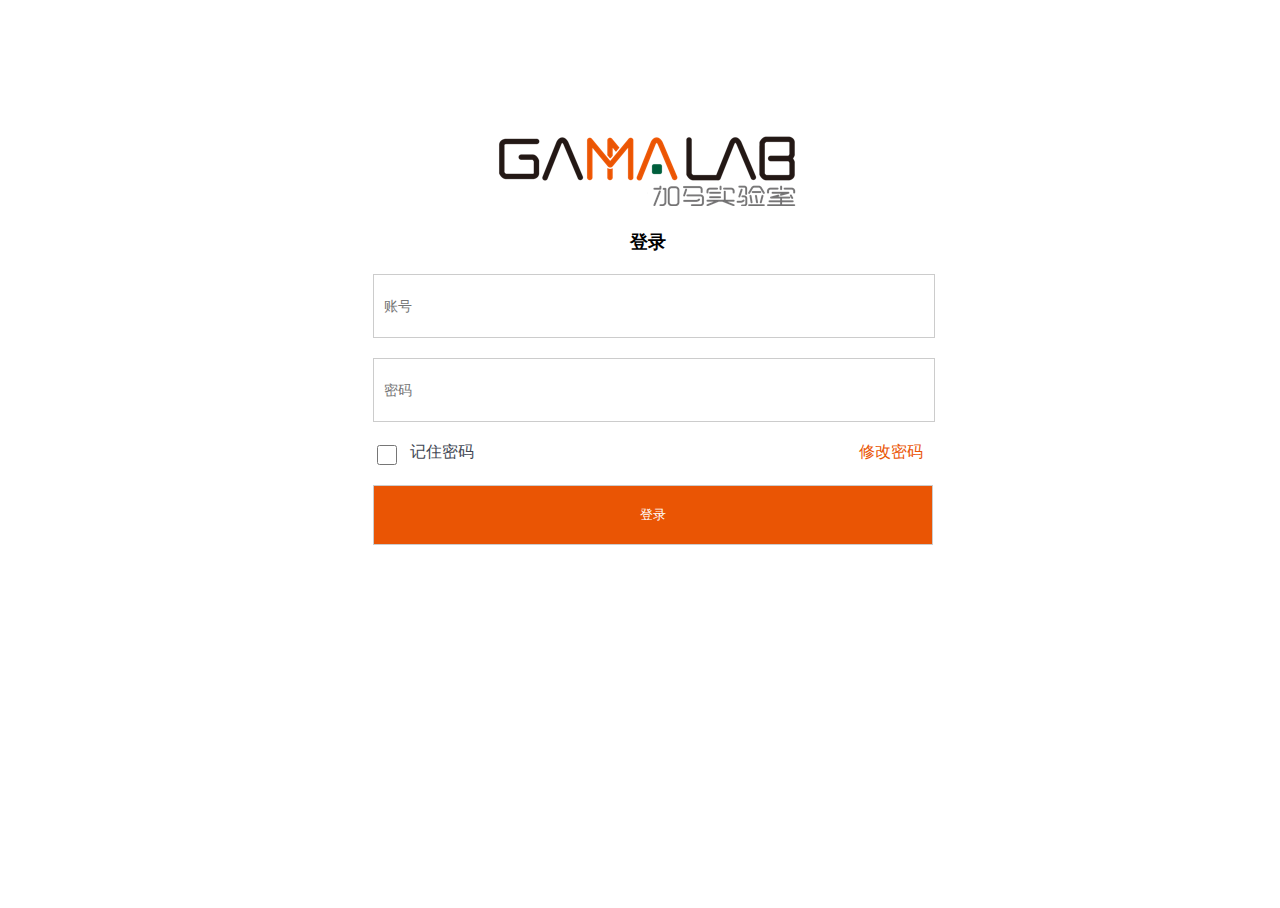
<file: demo/login.html>
<!DOCTYPE html>
<html>
<head>
	<meta http-equiv="content-type" content="text/html;charset=utf-8">
	<meta http-equiv="X-UA-Compatible" content="IE=9; IE=8; IE=7; IE=EDGE">
	<title></title>
	<link rel="stylesheet" type="text/css" href="./css/login.css" />
</head>
<body>
	<div class="containers">
		<div class="index-main" id="body"></div>
	</div>
</body>

<script language="javascript" src="./js/lib/jquery-1.8.1.js"></script>
<script language="javascript" src="./js/lib/jquery.form.js"></script>
<script language="javascript" src="./js/lib/we.js"></script>
<script language="javascript" src="./js/lib/util.js"></script>
<script language="javascript" src="./js/config.js"></script>
<script language="javascript" src="./js/page/login.js"></script>
<script type="text/javascript">
    var body = document.getElementById("body");
    var page = $we.widget.add({
        name : "pic.login",
        notifyTo : this
    },body);
    debugger;
</script>
</html>
</file>
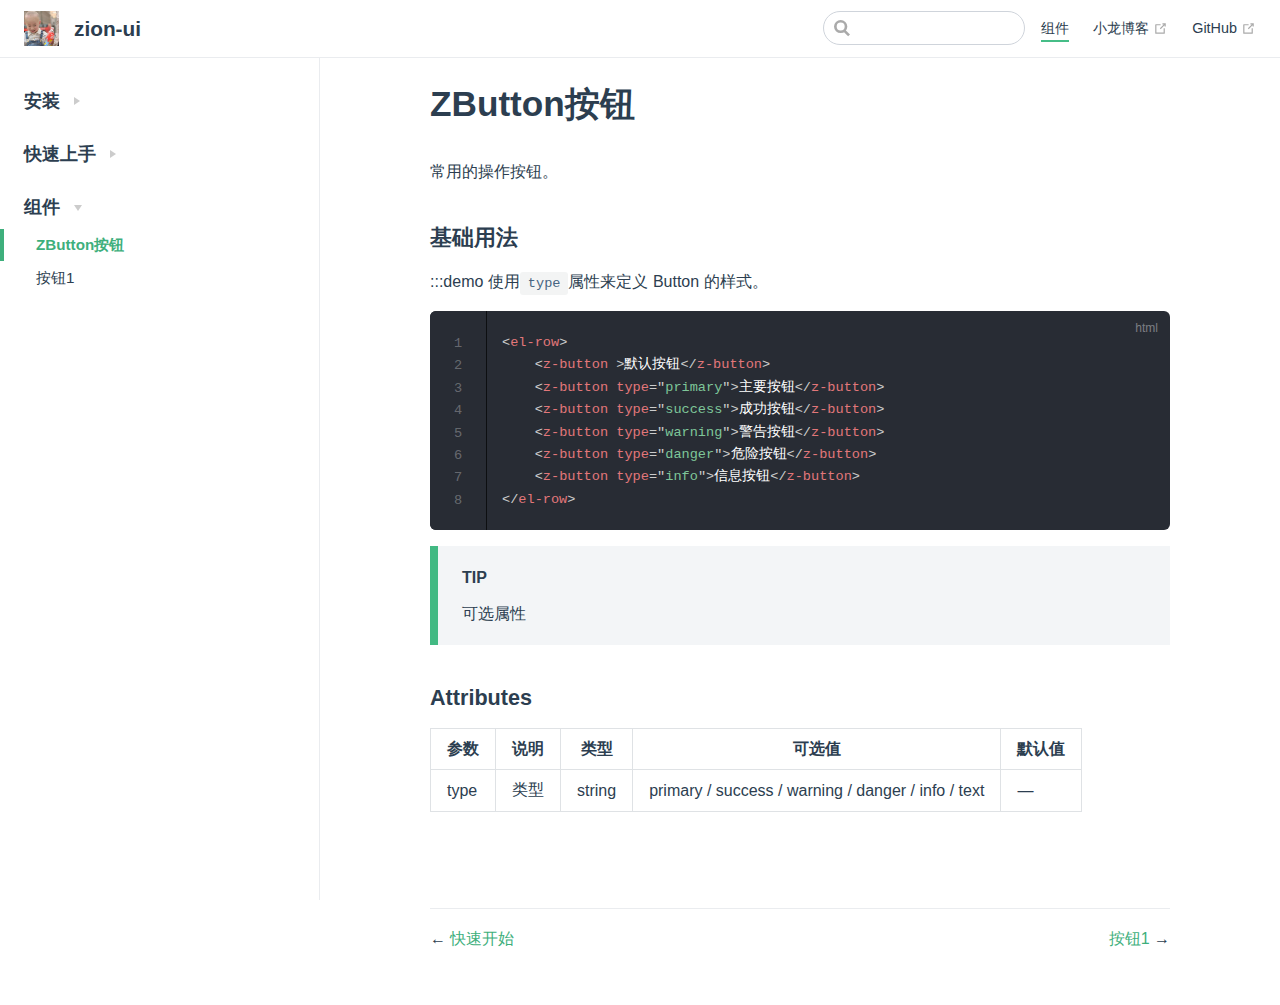
<file: component/component/Button.html>
<!DOCTYPE html>
<html lang="en-US">
  <head>
    <meta charset="utf-8">
    <meta name="viewport" content="width=device-width,initial-scale=1">
    <title>ZButton按钮 | zion-ui</title>
    <meta name="generator" content="VuePress 1.8.2">
    <link rel="stylesheet" href="/css/main.css">
    <meta name="description" content="发开中不常用的组件">
    
    <link rel="preload" href="/assets/css/0.styles.e4d8b86b.css" as="style"><link rel="preload" href="/assets/js/app.f004952c.js" as="script"><link rel="preload" href="/assets/js/2.16323347.js" as="script"><link rel="preload" href="/assets/js/9.2fc6febf.js" as="script"><link rel="prefetch" href="/assets/js/10.19c8e715.js"><link rel="prefetch" href="/assets/js/11.17a77e1d.js"><link rel="prefetch" href="/assets/js/12.ef7e3014.js"><link rel="prefetch" href="/assets/js/3.0590f80b.js"><link rel="prefetch" href="/assets/js/4.1ec4d5f4.js"><link rel="prefetch" href="/assets/js/5.657d4fd9.js"><link rel="prefetch" href="/assets/js/6.3d277fb6.js"><link rel="prefetch" href="/assets/js/7.6c79748d.js"><link rel="prefetch" href="/assets/js/8.b5b20f27.js">
    <link rel="stylesheet" href="/assets/css/0.styles.e4d8b86b.css">
  </head>
  <body>
    <div id="app" data-server-rendered="true"><div class="theme-container"><header class="navbar"><div class="sidebar-button"><svg xmlns="http://www.w3.org/2000/svg" aria-hidden="true" role="img" viewBox="0 0 448 512" class="icon"><path fill="currentColor" d="M436 124H12c-6.627 0-12-5.373-12-12V80c0-6.627 5.373-12 12-12h424c6.627 0 12 5.373 12 12v32c0 6.627-5.373 12-12 12zm0 160H12c-6.627 0-12-5.373-12-12v-32c0-6.627 5.373-12 12-12h424c6.627 0 12 5.373 12 12v32c0 6.627-5.373 12-12 12zm0 160H12c-6.627 0-12-5.373-12-12v-32c0-6.627 5.373-12 12-12h424c6.627 0 12 5.373 12 12v32c0 6.627-5.373 12-12 12z"></path></svg></div> <a href="/" class="home-link router-link-active"><!----> <span class="site-name">zion-ui</span></a> <div class="links"><div class="search-box"><input aria-label="Search" autocomplete="off" spellcheck="false" value=""> <!----></div> <nav class="nav-links can-hide"><div class="nav-item"><a href="/component/" class="nav-link router-link-active">
  组件
</a></div><div class="nav-item"><a href="http://122.51.157.102/" target="_blank" rel="noopener noreferrer" class="nav-link external">
  小龙博客
  <span><svg xmlns="http://www.w3.org/2000/svg" aria-hidden="true" focusable="false" x="0px" y="0px" viewBox="0 0 100 100" width="15" height="15" class="icon outbound"><path fill="currentColor" d="M18.8,85.1h56l0,0c2.2,0,4-1.8,4-4v-32h-8v28h-48v-48h28v-8h-32l0,0c-2.2,0-4,1.8-4,4v56C14.8,83.3,16.6,85.1,18.8,85.1z"></path> <polygon fill="currentColor" points="45.7,48.7 51.3,54.3 77.2,28.5 77.2,37.2 85.2,37.2 85.2,14.9 62.8,14.9 62.8,22.9 71.5,22.9"></polygon></svg> <span class="sr-only">(opens new window)</span></span></a></div><div class="nav-item"><a href="https://github.com/lixiaolongxl" target="_blank" rel="noopener noreferrer" class="nav-link external">
  GitHub
  <span><svg xmlns="http://www.w3.org/2000/svg" aria-hidden="true" focusable="false" x="0px" y="0px" viewBox="0 0 100 100" width="15" height="15" class="icon outbound"><path fill="currentColor" d="M18.8,85.1h56l0,0c2.2,0,4-1.8,4-4v-32h-8v28h-48v-48h28v-8h-32l0,0c-2.2,0-4,1.8-4,4v56C14.8,83.3,16.6,85.1,18.8,85.1z"></path> <polygon fill="currentColor" points="45.7,48.7 51.3,54.3 77.2,28.5 77.2,37.2 85.2,37.2 85.2,14.9 62.8,14.9 62.8,22.9 71.5,22.9"></polygon></svg> <span class="sr-only">(opens new window)</span></span></a></div> <!----></nav></div></header> <div class="sidebar-mask"></div> <aside class="sidebar"><nav class="nav-links"><div class="nav-item"><a href="/component/" class="nav-link router-link-active">
  组件
</a></div><div class="nav-item"><a href="http://122.51.157.102/" target="_blank" rel="noopener noreferrer" class="nav-link external">
  小龙博客
  <span><svg xmlns="http://www.w3.org/2000/svg" aria-hidden="true" focusable="false" x="0px" y="0px" viewBox="0 0 100 100" width="15" height="15" class="icon outbound"><path fill="currentColor" d="M18.8,85.1h56l0,0c2.2,0,4-1.8,4-4v-32h-8v28h-48v-48h28v-8h-32l0,0c-2.2,0-4,1.8-4,4v56C14.8,83.3,16.6,85.1,18.8,85.1z"></path> <polygon fill="currentColor" points="45.7,48.7 51.3,54.3 77.2,28.5 77.2,37.2 85.2,37.2 85.2,14.9 62.8,14.9 62.8,22.9 71.5,22.9"></polygon></svg> <span class="sr-only">(opens new window)</span></span></a></div><div class="nav-item"><a href="https://github.com/lixiaolongxl" target="_blank" rel="noopener noreferrer" class="nav-link external">
  GitHub
  <span><svg xmlns="http://www.w3.org/2000/svg" aria-hidden="true" focusable="false" x="0px" y="0px" viewBox="0 0 100 100" width="15" height="15" class="icon outbound"><path fill="currentColor" d="M18.8,85.1h56l0,0c2.2,0,4-1.8,4-4v-32h-8v28h-48v-48h28v-8h-32l0,0c-2.2,0-4,1.8-4,4v56C14.8,83.3,16.6,85.1,18.8,85.1z"></path> <polygon fill="currentColor" points="45.7,48.7 51.3,54.3 77.2,28.5 77.2,37.2 85.2,37.2 85.2,14.9 62.8,14.9 62.8,22.9 71.5,22.9"></polygon></svg> <span class="sr-only">(opens new window)</span></span></a></div> <!----></nav>  <ul class="sidebar-links"><li><section class="sidebar-group collapsable depth-0"><p class="sidebar-heading"><span>安装</span> <span class="arrow right"></span></p> <!----></section></li><li><section class="sidebar-group collapsable depth-0"><p class="sidebar-heading"><span>快速上手</span> <span class="arrow right"></span></p> <!----></section></li><li><section class="sidebar-group collapsable depth-0"><p class="sidebar-heading open"><span>组件</span> <span class="arrow down"></span></p> <ul class="sidebar-links sidebar-group-items"><li><a href="/component/component/Button.html" aria-current="page" class="active sidebar-link">ZButton按钮</a><ul class="sidebar-sub-headers"></ul></li><li><a href="/component/component/Button1.html" class="sidebar-link">按钮1</a></li></ul></section></li></ul> </aside> <main class="page"> <div class="theme-default-content content__default"><h1 id="zbutton按钮"><a href="#zbutton按钮" class="header-anchor">#</a> ZButton按钮</h1> <p>常用的操作按钮。</p> <h3 id="基础用法"><a href="#基础用法" class="header-anchor">#</a> 基础用法</h3> <p>:::demo 使用<code>type</code>属性来定义 Button 的样式。</p> <div class="language-html line-numbers-mode"><pre class="language-html"><code><span class="token tag"><span class="token tag"><span class="token punctuation">&lt;</span>el-row</span><span class="token punctuation">&gt;</span></span>
    <span class="token tag"><span class="token tag"><span class="token punctuation">&lt;</span>z-button</span> <span class="token punctuation">&gt;</span></span>默认按钮<span class="token tag"><span class="token tag"><span class="token punctuation">&lt;/</span>z-button</span><span class="token punctuation">&gt;</span></span>
    <span class="token tag"><span class="token tag"><span class="token punctuation">&lt;</span>z-button</span> <span class="token attr-name">type</span><span class="token attr-value"><span class="token punctuation attr-equals">=</span><span class="token punctuation">&quot;</span>primary<span class="token punctuation">&quot;</span></span><span class="token punctuation">&gt;</span></span>主要按钮<span class="token tag"><span class="token tag"><span class="token punctuation">&lt;/</span>z-button</span><span class="token punctuation">&gt;</span></span>
    <span class="token tag"><span class="token tag"><span class="token punctuation">&lt;</span>z-button</span> <span class="token attr-name">type</span><span class="token attr-value"><span class="token punctuation attr-equals">=</span><span class="token punctuation">&quot;</span>success<span class="token punctuation">&quot;</span></span><span class="token punctuation">&gt;</span></span>成功按钮<span class="token tag"><span class="token tag"><span class="token punctuation">&lt;/</span>z-button</span><span class="token punctuation">&gt;</span></span>
    <span class="token tag"><span class="token tag"><span class="token punctuation">&lt;</span>z-button</span> <span class="token attr-name">type</span><span class="token attr-value"><span class="token punctuation attr-equals">=</span><span class="token punctuation">&quot;</span>warning<span class="token punctuation">&quot;</span></span><span class="token punctuation">&gt;</span></span>警告按钮<span class="token tag"><span class="token tag"><span class="token punctuation">&lt;/</span>z-button</span><span class="token punctuation">&gt;</span></span>
    <span class="token tag"><span class="token tag"><span class="token punctuation">&lt;</span>z-button</span> <span class="token attr-name">type</span><span class="token attr-value"><span class="token punctuation attr-equals">=</span><span class="token punctuation">&quot;</span>danger<span class="token punctuation">&quot;</span></span><span class="token punctuation">&gt;</span></span>危险按钮<span class="token tag"><span class="token tag"><span class="token punctuation">&lt;/</span>z-button</span><span class="token punctuation">&gt;</span></span>
    <span class="token tag"><span class="token tag"><span class="token punctuation">&lt;</span>z-button</span> <span class="token attr-name">type</span><span class="token attr-value"><span class="token punctuation attr-equals">=</span><span class="token punctuation">&quot;</span>info<span class="token punctuation">&quot;</span></span><span class="token punctuation">&gt;</span></span>信息按钮<span class="token tag"><span class="token tag"><span class="token punctuation">&lt;/</span>z-button</span><span class="token punctuation">&gt;</span></span>
<span class="token tag"><span class="token tag"><span class="token punctuation">&lt;/</span>el-row</span><span class="token punctuation">&gt;</span></span>
</code></pre> <div class="line-numbers-wrapper"><span class="line-number">1</span><br><span class="line-number">2</span><br><span class="line-number">3</span><br><span class="line-number">4</span><br><span class="line-number">5</span><br><span class="line-number">6</span><br><span class="line-number">7</span><br><span class="line-number">8</span><br></div></div><div class="custom-block tip"><p class="custom-block-title">TIP</p> <p>可选属性</p></div> <h3 id="attributes"><a href="#attributes" class="header-anchor">#</a> Attributes</h3> <table><thead><tr><th>参数</th> <th>说明</th> <th>类型</th> <th>可选值</th> <th>默认值</th></tr></thead> <tbody><tr><td>type</td> <td>类型</td> <td>string</td> <td>primary / success / warning / danger / info / text</td> <td>—</td></tr></tbody></table></div> <footer class="page-edit"><!----> <!----></footer> <div class="page-nav"><p class="inner"><span class="prev">
      ←
      <a href="/component/getting-started.html" class="prev">
        快速开始
      </a></span> <span class="next"><a href="/component/component/Button1.html">
        按钮1
      </a>
      →
    </span></p></div> </main></div><div class="global-ui"></div></div>
    <script src="/assets/js/app.f004952c.js" defer></script><script src="/assets/js/2.16323347.js" defer></script><script src="/assets/js/9.2fc6febf.js" defer></script>
  </body>
</html>
</file>
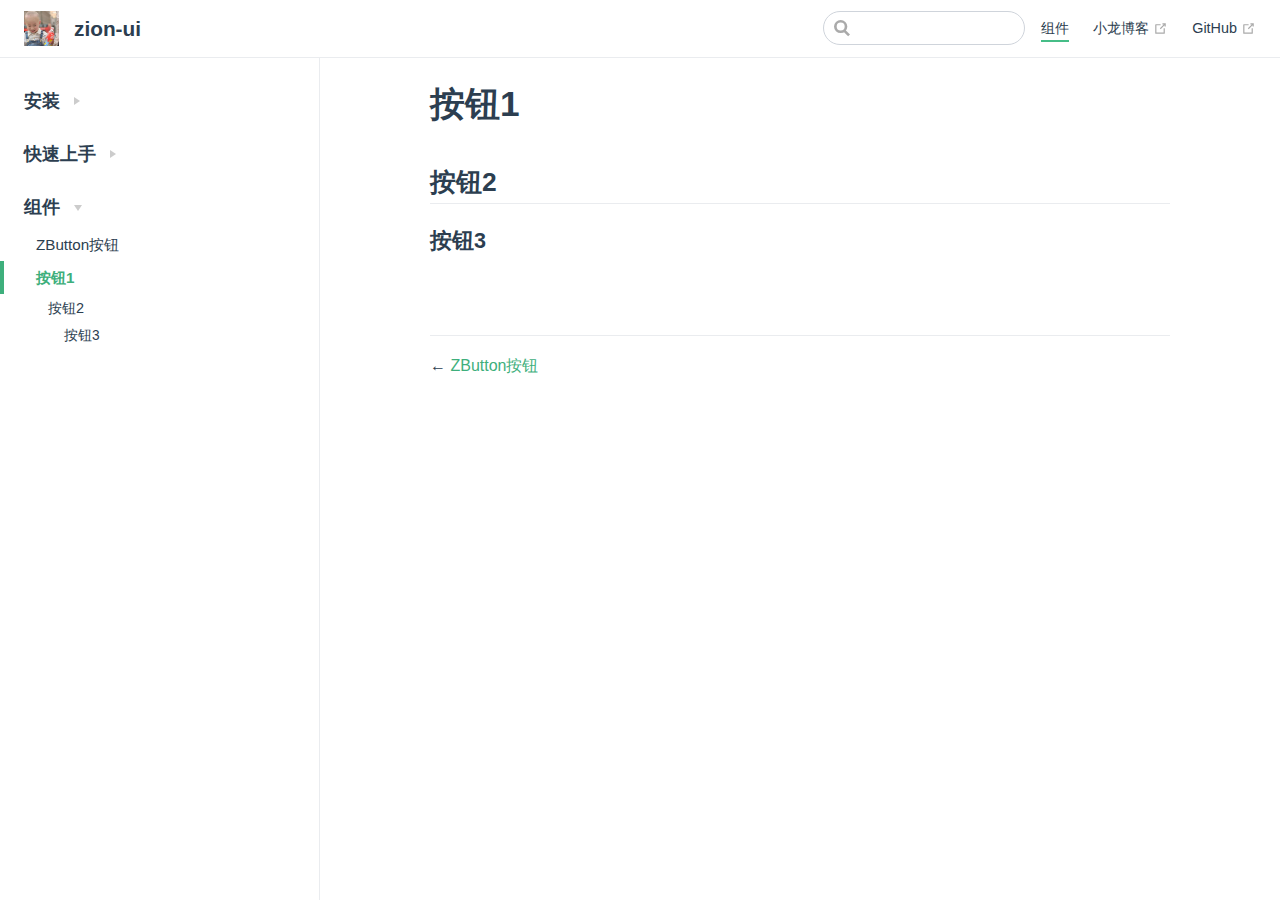
<file: component/component/Button1.html>
<!DOCTYPE html>
<html lang="en-US">
  <head>
    <meta charset="utf-8">
    <meta name="viewport" content="width=device-width,initial-scale=1">
    <title>按钮1 | zion-ui</title>
    <meta name="generator" content="VuePress 1.8.2">
    <link rel="stylesheet" href="/css/main.css">
    <meta name="description" content="发开中不常用的组件">
    
    <link rel="preload" href="/assets/css/0.styles.e4d8b86b.css" as="style"><link rel="preload" href="/assets/js/app.f004952c.js" as="script"><link rel="preload" href="/assets/js/2.16323347.js" as="script"><link rel="preload" href="/assets/js/10.19c8e715.js" as="script"><link rel="prefetch" href="/assets/js/11.17a77e1d.js"><link rel="prefetch" href="/assets/js/12.ef7e3014.js"><link rel="prefetch" href="/assets/js/3.0590f80b.js"><link rel="prefetch" href="/assets/js/4.1ec4d5f4.js"><link rel="prefetch" href="/assets/js/5.657d4fd9.js"><link rel="prefetch" href="/assets/js/6.3d277fb6.js"><link rel="prefetch" href="/assets/js/7.6c79748d.js"><link rel="prefetch" href="/assets/js/8.b5b20f27.js"><link rel="prefetch" href="/assets/js/9.2fc6febf.js">
    <link rel="stylesheet" href="/assets/css/0.styles.e4d8b86b.css">
  </head>
  <body>
    <div id="app" data-server-rendered="true"><div class="theme-container"><header class="navbar"><div class="sidebar-button"><svg xmlns="http://www.w3.org/2000/svg" aria-hidden="true" role="img" viewBox="0 0 448 512" class="icon"><path fill="currentColor" d="M436 124H12c-6.627 0-12-5.373-12-12V80c0-6.627 5.373-12 12-12h424c6.627 0 12 5.373 12 12v32c0 6.627-5.373 12-12 12zm0 160H12c-6.627 0-12-5.373-12-12v-32c0-6.627 5.373-12 12-12h424c6.627 0 12 5.373 12 12v32c0 6.627-5.373 12-12 12zm0 160H12c-6.627 0-12-5.373-12-12v-32c0-6.627 5.373-12 12-12h424c6.627 0 12 5.373 12 12v32c0 6.627-5.373 12-12 12z"></path></svg></div> <a href="/" class="home-link router-link-active"><!----> <span class="site-name">zion-ui</span></a> <div class="links"><div class="search-box"><input aria-label="Search" autocomplete="off" spellcheck="false" value=""> <!----></div> <nav class="nav-links can-hide"><div class="nav-item"><a href="/component/" class="nav-link router-link-active">
  组件
</a></div><div class="nav-item"><a href="http://122.51.157.102/" target="_blank" rel="noopener noreferrer" class="nav-link external">
  小龙博客
  <span><svg xmlns="http://www.w3.org/2000/svg" aria-hidden="true" focusable="false" x="0px" y="0px" viewBox="0 0 100 100" width="15" height="15" class="icon outbound"><path fill="currentColor" d="M18.8,85.1h56l0,0c2.2,0,4-1.8,4-4v-32h-8v28h-48v-48h28v-8h-32l0,0c-2.2,0-4,1.8-4,4v56C14.8,83.3,16.6,85.1,18.8,85.1z"></path> <polygon fill="currentColor" points="45.7,48.7 51.3,54.3 77.2,28.5 77.2,37.2 85.2,37.2 85.2,14.9 62.8,14.9 62.8,22.9 71.5,22.9"></polygon></svg> <span class="sr-only">(opens new window)</span></span></a></div><div class="nav-item"><a href="https://github.com/lixiaolongxl" target="_blank" rel="noopener noreferrer" class="nav-link external">
  GitHub
  <span><svg xmlns="http://www.w3.org/2000/svg" aria-hidden="true" focusable="false" x="0px" y="0px" viewBox="0 0 100 100" width="15" height="15" class="icon outbound"><path fill="currentColor" d="M18.8,85.1h56l0,0c2.2,0,4-1.8,4-4v-32h-8v28h-48v-48h28v-8h-32l0,0c-2.2,0-4,1.8-4,4v56C14.8,83.3,16.6,85.1,18.8,85.1z"></path> <polygon fill="currentColor" points="45.7,48.7 51.3,54.3 77.2,28.5 77.2,37.2 85.2,37.2 85.2,14.9 62.8,14.9 62.8,22.9 71.5,22.9"></polygon></svg> <span class="sr-only">(opens new window)</span></span></a></div> <!----></nav></div></header> <div class="sidebar-mask"></div> <aside class="sidebar"><nav class="nav-links"><div class="nav-item"><a href="/component/" class="nav-link router-link-active">
  组件
</a></div><div class="nav-item"><a href="http://122.51.157.102/" target="_blank" rel="noopener noreferrer" class="nav-link external">
  小龙博客
  <span><svg xmlns="http://www.w3.org/2000/svg" aria-hidden="true" focusable="false" x="0px" y="0px" viewBox="0 0 100 100" width="15" height="15" class="icon outbound"><path fill="currentColor" d="M18.8,85.1h56l0,0c2.2,0,4-1.8,4-4v-32h-8v28h-48v-48h28v-8h-32l0,0c-2.2,0-4,1.8-4,4v56C14.8,83.3,16.6,85.1,18.8,85.1z"></path> <polygon fill="currentColor" points="45.7,48.7 51.3,54.3 77.2,28.5 77.2,37.2 85.2,37.2 85.2,14.9 62.8,14.9 62.8,22.9 71.5,22.9"></polygon></svg> <span class="sr-only">(opens new window)</span></span></a></div><div class="nav-item"><a href="https://github.com/lixiaolongxl" target="_blank" rel="noopener noreferrer" class="nav-link external">
  GitHub
  <span><svg xmlns="http://www.w3.org/2000/svg" aria-hidden="true" focusable="false" x="0px" y="0px" viewBox="0 0 100 100" width="15" height="15" class="icon outbound"><path fill="currentColor" d="M18.8,85.1h56l0,0c2.2,0,4-1.8,4-4v-32h-8v28h-48v-48h28v-8h-32l0,0c-2.2,0-4,1.8-4,4v56C14.8,83.3,16.6,85.1,18.8,85.1z"></path> <polygon fill="currentColor" points="45.7,48.7 51.3,54.3 77.2,28.5 77.2,37.2 85.2,37.2 85.2,14.9 62.8,14.9 62.8,22.9 71.5,22.9"></polygon></svg> <span class="sr-only">(opens new window)</span></span></a></div> <!----></nav>  <ul class="sidebar-links"><li><section class="sidebar-group collapsable depth-0"><p class="sidebar-heading"><span>安装</span> <span class="arrow right"></span></p> <!----></section></li><li><section class="sidebar-group collapsable depth-0"><p class="sidebar-heading"><span>快速上手</span> <span class="arrow right"></span></p> <!----></section></li><li><section class="sidebar-group collapsable depth-0"><p class="sidebar-heading open"><span>组件</span> <span class="arrow down"></span></p> <ul class="sidebar-links sidebar-group-items"><li><a href="/component/component/Button.html" class="sidebar-link">ZButton按钮</a></li><li><a href="/component/component/Button1.html" aria-current="page" class="active sidebar-link">按钮1</a><ul class="sidebar-sub-headers"><li class="sidebar-sub-header"><a href="/component/component/Button1.html#按钮2" class="sidebar-link">按钮2</a><ul class="sidebar-sub-headers"><li class="sidebar-sub-header"><a href="/component/component/Button1.html#按钮3" class="sidebar-link">按钮3</a></li></ul></li></ul></li></ul></section></li></ul> </aside> <main class="page"> <div class="theme-default-content content__default"><h1 id="按钮1"><a href="#按钮1" class="header-anchor">#</a> 按钮1</h1> <h2 id="按钮2"><a href="#按钮2" class="header-anchor">#</a> 按钮2</h2> <h3 id="按钮3"><a href="#按钮3" class="header-anchor">#</a> 按钮3</h3></div> <footer class="page-edit"><!----> <!----></footer> <div class="page-nav"><p class="inner"><span class="prev">
      ←
      <a href="/component/component/Button.html" class="prev">
        ZButton按钮
      </a></span> <!----></p></div> </main></div><div class="global-ui"></div></div>
    <script src="/assets/js/app.f004952c.js" defer></script><script src="/assets/js/2.16323347.js" defer></script><script src="/assets/js/10.19c8e715.js" defer></script>
  </body>
</html>
</file>
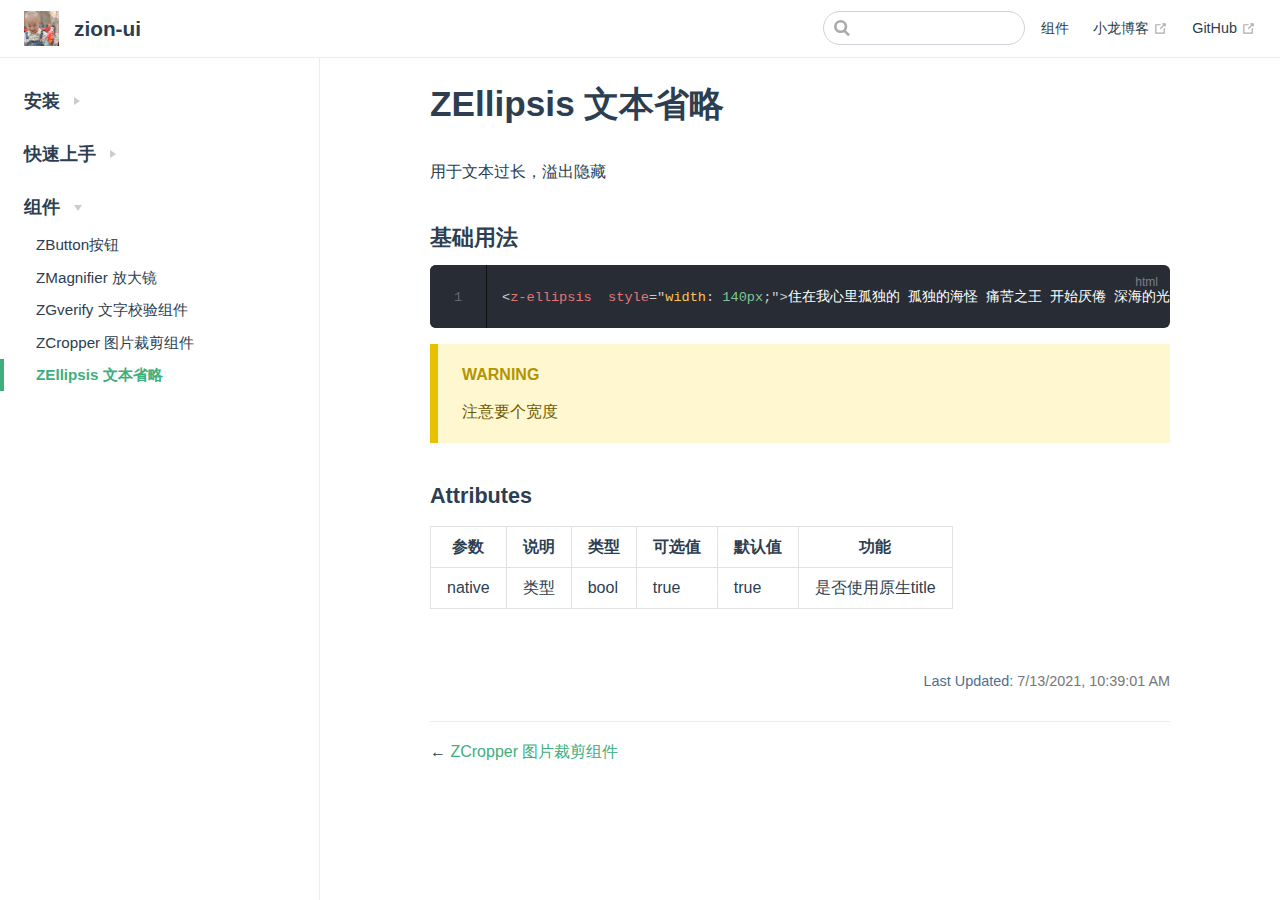
<file: component/component/Ellipsis.html>
<!DOCTYPE html>
<html lang="en-US">
  <head>
    <meta charset="utf-8">
    <meta name="viewport" content="width=device-width,initial-scale=1">
    <title>ZEllipsis  文本省略 | zion-ui</title>
    <meta name="generator" content="VuePress 1.8.2">
    <link rel="stylesheet" href="/css/main.css">
    <meta name="description" content="发开中不常用的组件">
    
    <link rel="preload" href="/assets/css/0.styles.35bcedcf.css" as="style"><link rel="preload" href="/assets/js/app.5dde303c.js" as="script"><link rel="preload" href="/assets/js/2.16323347.js" as="script"><link rel="preload" href="/assets/js/9.8bc52ac8.js" as="script"><link rel="prefetch" href="/assets/js/10.043a797e.js"><link rel="prefetch" href="/assets/js/11.7e76e02e.js"><link rel="prefetch" href="/assets/js/12.f53f035b.js"><link rel="prefetch" href="/assets/js/13.5becef54.js"><link rel="prefetch" href="/assets/js/14.d103df72.js"><link rel="prefetch" href="/assets/js/15.6045e789.js"><link rel="prefetch" href="/assets/js/3.f19f8194.js"><link rel="prefetch" href="/assets/js/4.b9b777bd.js"><link rel="prefetch" href="/assets/js/5.8a97a0d1.js"><link rel="prefetch" href="/assets/js/6.3d277fb6.js"><link rel="prefetch" href="/assets/js/7.6c79748d.js"><link rel="prefetch" href="/assets/js/8.42c8deae.js">
    <link rel="stylesheet" href="/assets/css/0.styles.35bcedcf.css">
  </head>
  <body>
    <div id="app" data-server-rendered="true"><div class="theme-container"><header class="navbar"><div class="sidebar-button"><svg xmlns="http://www.w3.org/2000/svg" aria-hidden="true" role="img" viewBox="0 0 448 512" class="icon"><path fill="currentColor" d="M436 124H12c-6.627 0-12-5.373-12-12V80c0-6.627 5.373-12 12-12h424c6.627 0 12 5.373 12 12v32c0 6.627-5.373 12-12 12zm0 160H12c-6.627 0-12-5.373-12-12v-32c0-6.627 5.373-12 12-12h424c6.627 0 12 5.373 12 12v32c0 6.627-5.373 12-12 12zm0 160H12c-6.627 0-12-5.373-12-12v-32c0-6.627 5.373-12 12-12h424c6.627 0 12 5.373 12 12v32c0 6.627-5.373 12-12 12z"></path></svg></div> <a href="/" class="home-link router-link-active"><!----> <span class="site-name">zion-ui</span></a> <div class="links"><div class="search-box"><input aria-label="Search" autocomplete="off" spellcheck="false" value=""> <!----></div> <nav class="nav-links can-hide"><div class="nav-item"><a href="/component/start.html" class="nav-link">
  组件
</a></div><div class="nav-item"><a href="http://122.51.157.102/" target="_blank" rel="noopener noreferrer" class="nav-link external">
  小龙博客
  <span><svg xmlns="http://www.w3.org/2000/svg" aria-hidden="true" focusable="false" x="0px" y="0px" viewBox="0 0 100 100" width="15" height="15" class="icon outbound"><path fill="currentColor" d="M18.8,85.1h56l0,0c2.2,0,4-1.8,4-4v-32h-8v28h-48v-48h28v-8h-32l0,0c-2.2,0-4,1.8-4,4v56C14.8,83.3,16.6,85.1,18.8,85.1z"></path> <polygon fill="currentColor" points="45.7,48.7 51.3,54.3 77.2,28.5 77.2,37.2 85.2,37.2 85.2,14.9 62.8,14.9 62.8,22.9 71.5,22.9"></polygon></svg> <span class="sr-only">(opens new window)</span></span></a></div><div class="nav-item"><a href="https://github.com/lixiaolongxl" target="_blank" rel="noopener noreferrer" class="nav-link external">
  GitHub
  <span><svg xmlns="http://www.w3.org/2000/svg" aria-hidden="true" focusable="false" x="0px" y="0px" viewBox="0 0 100 100" width="15" height="15" class="icon outbound"><path fill="currentColor" d="M18.8,85.1h56l0,0c2.2,0,4-1.8,4-4v-32h-8v28h-48v-48h28v-8h-32l0,0c-2.2,0-4,1.8-4,4v56C14.8,83.3,16.6,85.1,18.8,85.1z"></path> <polygon fill="currentColor" points="45.7,48.7 51.3,54.3 77.2,28.5 77.2,37.2 85.2,37.2 85.2,14.9 62.8,14.9 62.8,22.9 71.5,22.9"></polygon></svg> <span class="sr-only">(opens new window)</span></span></a></div> <!----></nav></div></header> <div class="sidebar-mask"></div> <aside class="sidebar"><nav class="nav-links"><div class="nav-item"><a href="/component/start.html" class="nav-link">
  组件
</a></div><div class="nav-item"><a href="http://122.51.157.102/" target="_blank" rel="noopener noreferrer" class="nav-link external">
  小龙博客
  <span><svg xmlns="http://www.w3.org/2000/svg" aria-hidden="true" focusable="false" x="0px" y="0px" viewBox="0 0 100 100" width="15" height="15" class="icon outbound"><path fill="currentColor" d="M18.8,85.1h56l0,0c2.2,0,4-1.8,4-4v-32h-8v28h-48v-48h28v-8h-32l0,0c-2.2,0-4,1.8-4,4v56C14.8,83.3,16.6,85.1,18.8,85.1z"></path> <polygon fill="currentColor" points="45.7,48.7 51.3,54.3 77.2,28.5 77.2,37.2 85.2,37.2 85.2,14.9 62.8,14.9 62.8,22.9 71.5,22.9"></polygon></svg> <span class="sr-only">(opens new window)</span></span></a></div><div class="nav-item"><a href="https://github.com/lixiaolongxl" target="_blank" rel="noopener noreferrer" class="nav-link external">
  GitHub
  <span><svg xmlns="http://www.w3.org/2000/svg" aria-hidden="true" focusable="false" x="0px" y="0px" viewBox="0 0 100 100" width="15" height="15" class="icon outbound"><path fill="currentColor" d="M18.8,85.1h56l0,0c2.2,0,4-1.8,4-4v-32h-8v28h-48v-48h28v-8h-32l0,0c-2.2,0-4,1.8-4,4v56C14.8,83.3,16.6,85.1,18.8,85.1z"></path> <polygon fill="currentColor" points="45.7,48.7 51.3,54.3 77.2,28.5 77.2,37.2 85.2,37.2 85.2,14.9 62.8,14.9 62.8,22.9 71.5,22.9"></polygon></svg> <span class="sr-only">(opens new window)</span></span></a></div> <!----></nav>  <ul class="sidebar-links"><li><section class="sidebar-group collapsable depth-0"><p class="sidebar-heading"><span>安装</span> <span class="arrow right"></span></p> <!----></section></li><li><section class="sidebar-group collapsable depth-0"><p class="sidebar-heading"><span>快速上手</span> <span class="arrow right"></span></p> <!----></section></li><li><section class="sidebar-group collapsable depth-0"><p class="sidebar-heading open"><span>组件</span> <span class="arrow down"></span></p> <ul class="sidebar-links sidebar-group-items"><li><a href="/component/component/Button.html" class="sidebar-link">ZButton按钮</a></li><li><a href="/component/component/Magnifier.html" class="sidebar-link">ZMagnifier 放大镜</a></li><li><a href="/component/component/ZGverify.html" class="sidebar-link">ZGverify 文字校验组件</a></li><li><a href="/component/component/ZCropper.html" class="sidebar-link">ZCropper 图片裁剪组件</a></li><li><a href="/component/component/Ellipsis.html" aria-current="page" class="active sidebar-link">ZEllipsis  文本省略</a><ul class="sidebar-sub-headers"></ul></li></ul></section></li></ul> </aside> <main class="page"> <div class="theme-default-content content__default"><h1 id="zellipsis-文本省略"><a href="#zellipsis-文本省略" class="header-anchor">#</a> ZEllipsis  文本省略</h1> <p>用于文本过长，溢出隐藏</p> <h3 id="基础用法"><a href="#基础用法" class="header-anchor">#</a> 基础用法</h3> <div class="language-html line-numbers-mode"><pre class="language-html"><code><span class="token tag"><span class="token tag"><span class="token punctuation">&lt;</span>z-ellipsis</span>  <span class="token style-attr"><span class="token attr-name">style</span><span class="token attr-value"><span class="token punctuation attr-equals">=</span><span class="token punctuation">&quot;</span><span class="token style language-css"><span class="token property">width</span><span class="token punctuation">:</span> 140px<span class="token punctuation">;</span></span><span class="token punctuation">&quot;</span></span></span><span class="token punctuation">&gt;</span></span>住在我心里孤独的 孤独的海怪 痛苦之王 开始厌倦 深海的光 停滞的海浪<span class="token tag"><span class="token tag"><span class="token punctuation">&lt;/</span>z-ellipsis</span><span class="token punctuation">&gt;</span></span>
</code></pre> <div class="line-numbers-wrapper"><span class="line-number">1</span><br></div></div><div class="custom-block warning"><p class="custom-block-title">WARNING</p> <p>注意要个宽度</p></div> <h3 id="attributes"><a href="#attributes" class="header-anchor">#</a> Attributes</h3> <table><thead><tr><th>参数</th> <th>说明</th> <th>类型</th> <th>可选值</th> <th>默认值</th> <th>功能</th></tr></thead> <tbody><tr><td>native</td> <td>类型</td> <td>bool</td> <td>true</td> <td>true</td> <td>是否使用原生title</td></tr></tbody></table></div> <footer class="page-edit"><!----> <div class="last-updated"><span class="prefix">Last Updated:</span> <span class="time">7/13/2021, 10:39:01 AM</span></div></footer> <div class="page-nav"><p class="inner"><span class="prev">
      ←
      <a href="/component/component/ZCropper.html" class="prev">
        ZCropper 图片裁剪组件
      </a></span> <!----></p></div> </main></div><div class="global-ui"></div></div>
    <script src="/assets/js/app.5dde303c.js" defer></script><script src="/assets/js/2.16323347.js" defer></script><script src="/assets/js/9.8bc52ac8.js" defer></script>
  </body>
</html>
</file>
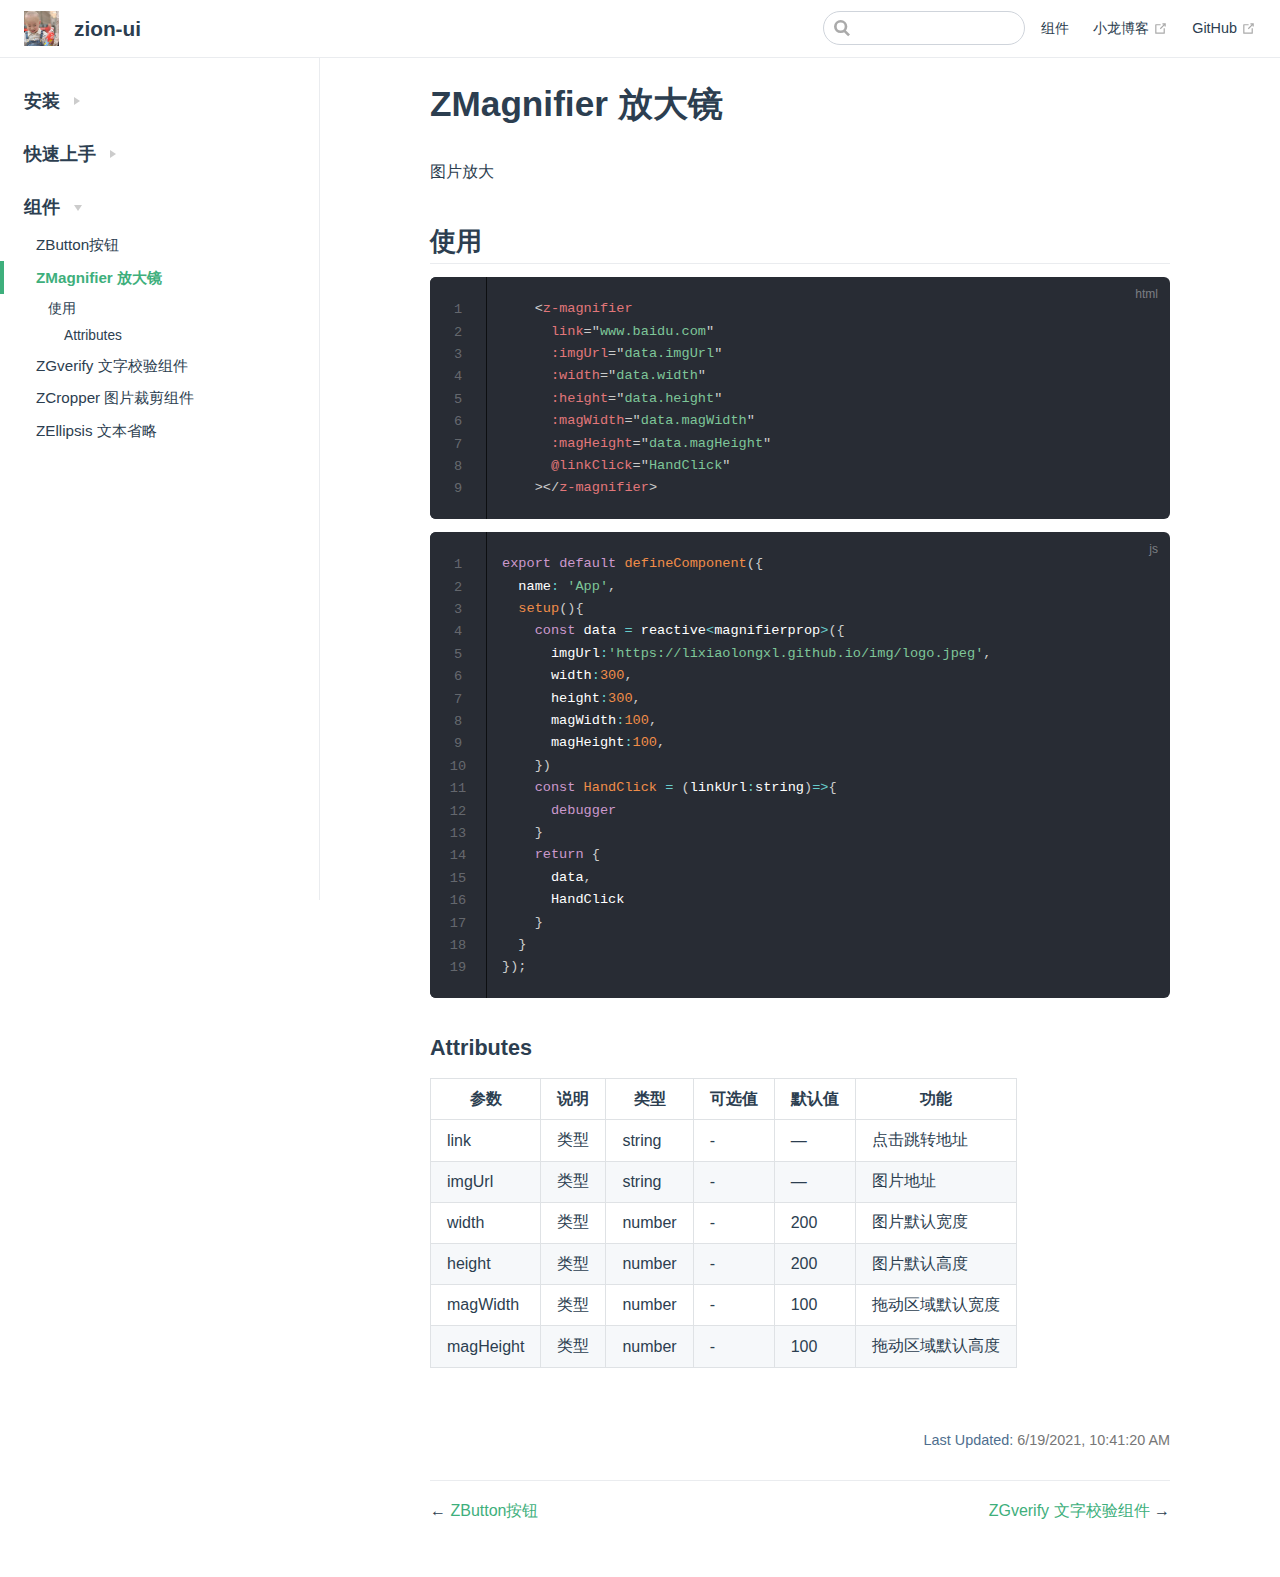
<file: component/component/Magnifier.html>
<!DOCTYPE html>
<html lang="en-US">
  <head>
    <meta charset="utf-8">
    <meta name="viewport" content="width=device-width,initial-scale=1">
    <title>ZMagnifier 放大镜 | zion-ui</title>
    <meta name="generator" content="VuePress 1.8.2">
    <link rel="stylesheet" href="/css/main.css">
    <meta name="description" content="发开中不常用的组件">
    
    <link rel="preload" href="/assets/css/0.styles.35bcedcf.css" as="style"><link rel="preload" href="/assets/js/app.5dde303c.js" as="script"><link rel="preload" href="/assets/js/2.16323347.js" as="script"><link rel="preload" href="/assets/js/10.043a797e.js" as="script"><link rel="prefetch" href="/assets/js/11.7e76e02e.js"><link rel="prefetch" href="/assets/js/12.f53f035b.js"><link rel="prefetch" href="/assets/js/13.5becef54.js"><link rel="prefetch" href="/assets/js/14.d103df72.js"><link rel="prefetch" href="/assets/js/15.6045e789.js"><link rel="prefetch" href="/assets/js/3.f19f8194.js"><link rel="prefetch" href="/assets/js/4.b9b777bd.js"><link rel="prefetch" href="/assets/js/5.8a97a0d1.js"><link rel="prefetch" href="/assets/js/6.3d277fb6.js"><link rel="prefetch" href="/assets/js/7.6c79748d.js"><link rel="prefetch" href="/assets/js/8.42c8deae.js"><link rel="prefetch" href="/assets/js/9.8bc52ac8.js">
    <link rel="stylesheet" href="/assets/css/0.styles.35bcedcf.css">
  </head>
  <body>
    <div id="app" data-server-rendered="true"><div class="theme-container"><header class="navbar"><div class="sidebar-button"><svg xmlns="http://www.w3.org/2000/svg" aria-hidden="true" role="img" viewBox="0 0 448 512" class="icon"><path fill="currentColor" d="M436 124H12c-6.627 0-12-5.373-12-12V80c0-6.627 5.373-12 12-12h424c6.627 0 12 5.373 12 12v32c0 6.627-5.373 12-12 12zm0 160H12c-6.627 0-12-5.373-12-12v-32c0-6.627 5.373-12 12-12h424c6.627 0 12 5.373 12 12v32c0 6.627-5.373 12-12 12zm0 160H12c-6.627 0-12-5.373-12-12v-32c0-6.627 5.373-12 12-12h424c6.627 0 12 5.373 12 12v32c0 6.627-5.373 12-12 12z"></path></svg></div> <a href="/" class="home-link router-link-active"><!----> <span class="site-name">zion-ui</span></a> <div class="links"><div class="search-box"><input aria-label="Search" autocomplete="off" spellcheck="false" value=""> <!----></div> <nav class="nav-links can-hide"><div class="nav-item"><a href="/component/start.html" class="nav-link">
  组件
</a></div><div class="nav-item"><a href="http://122.51.157.102/" target="_blank" rel="noopener noreferrer" class="nav-link external">
  小龙博客
  <span><svg xmlns="http://www.w3.org/2000/svg" aria-hidden="true" focusable="false" x="0px" y="0px" viewBox="0 0 100 100" width="15" height="15" class="icon outbound"><path fill="currentColor" d="M18.8,85.1h56l0,0c2.2,0,4-1.8,4-4v-32h-8v28h-48v-48h28v-8h-32l0,0c-2.2,0-4,1.8-4,4v56C14.8,83.3,16.6,85.1,18.8,85.1z"></path> <polygon fill="currentColor" points="45.7,48.7 51.3,54.3 77.2,28.5 77.2,37.2 85.2,37.2 85.2,14.9 62.8,14.9 62.8,22.9 71.5,22.9"></polygon></svg> <span class="sr-only">(opens new window)</span></span></a></div><div class="nav-item"><a href="https://github.com/lixiaolongxl" target="_blank" rel="noopener noreferrer" class="nav-link external">
  GitHub
  <span><svg xmlns="http://www.w3.org/2000/svg" aria-hidden="true" focusable="false" x="0px" y="0px" viewBox="0 0 100 100" width="15" height="15" class="icon outbound"><path fill="currentColor" d="M18.8,85.1h56l0,0c2.2,0,4-1.8,4-4v-32h-8v28h-48v-48h28v-8h-32l0,0c-2.2,0-4,1.8-4,4v56C14.8,83.3,16.6,85.1,18.8,85.1z"></path> <polygon fill="currentColor" points="45.7,48.7 51.3,54.3 77.2,28.5 77.2,37.2 85.2,37.2 85.2,14.9 62.8,14.9 62.8,22.9 71.5,22.9"></polygon></svg> <span class="sr-only">(opens new window)</span></span></a></div> <!----></nav></div></header> <div class="sidebar-mask"></div> <aside class="sidebar"><nav class="nav-links"><div class="nav-item"><a href="/component/start.html" class="nav-link">
  组件
</a></div><div class="nav-item"><a href="http://122.51.157.102/" target="_blank" rel="noopener noreferrer" class="nav-link external">
  小龙博客
  <span><svg xmlns="http://www.w3.org/2000/svg" aria-hidden="true" focusable="false" x="0px" y="0px" viewBox="0 0 100 100" width="15" height="15" class="icon outbound"><path fill="currentColor" d="M18.8,85.1h56l0,0c2.2,0,4-1.8,4-4v-32h-8v28h-48v-48h28v-8h-32l0,0c-2.2,0-4,1.8-4,4v56C14.8,83.3,16.6,85.1,18.8,85.1z"></path> <polygon fill="currentColor" points="45.7,48.7 51.3,54.3 77.2,28.5 77.2,37.2 85.2,37.2 85.2,14.9 62.8,14.9 62.8,22.9 71.5,22.9"></polygon></svg> <span class="sr-only">(opens new window)</span></span></a></div><div class="nav-item"><a href="https://github.com/lixiaolongxl" target="_blank" rel="noopener noreferrer" class="nav-link external">
  GitHub
  <span><svg xmlns="http://www.w3.org/2000/svg" aria-hidden="true" focusable="false" x="0px" y="0px" viewBox="0 0 100 100" width="15" height="15" class="icon outbound"><path fill="currentColor" d="M18.8,85.1h56l0,0c2.2,0,4-1.8,4-4v-32h-8v28h-48v-48h28v-8h-32l0,0c-2.2,0-4,1.8-4,4v56C14.8,83.3,16.6,85.1,18.8,85.1z"></path> <polygon fill="currentColor" points="45.7,48.7 51.3,54.3 77.2,28.5 77.2,37.2 85.2,37.2 85.2,14.9 62.8,14.9 62.8,22.9 71.5,22.9"></polygon></svg> <span class="sr-only">(opens new window)</span></span></a></div> <!----></nav>  <ul class="sidebar-links"><li><section class="sidebar-group collapsable depth-0"><p class="sidebar-heading"><span>安装</span> <span class="arrow right"></span></p> <!----></section></li><li><section class="sidebar-group collapsable depth-0"><p class="sidebar-heading"><span>快速上手</span> <span class="arrow right"></span></p> <!----></section></li><li><section class="sidebar-group collapsable depth-0"><p class="sidebar-heading open"><span>组件</span> <span class="arrow down"></span></p> <ul class="sidebar-links sidebar-group-items"><li><a href="/component/component/Button.html" class="sidebar-link">ZButton按钮</a></li><li><a href="/component/component/Magnifier.html" aria-current="page" class="active sidebar-link">ZMagnifier 放大镜</a><ul class="sidebar-sub-headers"><li class="sidebar-sub-header"><a href="/component/component/Magnifier.html#使用" class="sidebar-link">使用</a><ul class="sidebar-sub-headers"><li class="sidebar-sub-header"><a href="/component/component/Magnifier.html#attributes" class="sidebar-link">Attributes</a></li></ul></li></ul></li><li><a href="/component/component/ZGverify.html" class="sidebar-link">ZGverify 文字校验组件</a></li><li><a href="/component/component/ZCropper.html" class="sidebar-link">ZCropper 图片裁剪组件</a></li><li><a href="/component/component/Ellipsis.html" class="sidebar-link">ZEllipsis  文本省略</a></li></ul></section></li></ul> </aside> <main class="page"> <div class="theme-default-content content__default"><h1 id="zmagnifier-放大镜"><a href="#zmagnifier-放大镜" class="header-anchor">#</a> ZMagnifier 放大镜</h1> <p>图片放大</p> <h2 id="使用"><a href="#使用" class="header-anchor">#</a> 使用</h2> <div class="language-html line-numbers-mode"><pre class="language-html"><code>    <span class="token tag"><span class="token tag"><span class="token punctuation">&lt;</span>z-magnifier</span> 
      <span class="token attr-name">link</span><span class="token attr-value"><span class="token punctuation attr-equals">=</span><span class="token punctuation">&quot;</span>www.baidu.com<span class="token punctuation">&quot;</span></span>
      <span class="token attr-name">:imgUrl</span><span class="token attr-value"><span class="token punctuation attr-equals">=</span><span class="token punctuation">&quot;</span>data.imgUrl<span class="token punctuation">&quot;</span></span>
      <span class="token attr-name">:width</span><span class="token attr-value"><span class="token punctuation attr-equals">=</span><span class="token punctuation">&quot;</span>data.width<span class="token punctuation">&quot;</span></span>
      <span class="token attr-name">:height</span><span class="token attr-value"><span class="token punctuation attr-equals">=</span><span class="token punctuation">&quot;</span>data.height<span class="token punctuation">&quot;</span></span>
      <span class="token attr-name">:magWidth</span><span class="token attr-value"><span class="token punctuation attr-equals">=</span><span class="token punctuation">&quot;</span>data.magWidth<span class="token punctuation">&quot;</span></span>
      <span class="token attr-name">:magHeight</span><span class="token attr-value"><span class="token punctuation attr-equals">=</span><span class="token punctuation">&quot;</span>data.magHeight<span class="token punctuation">&quot;</span></span>
      <span class="token attr-name">@linkClick</span><span class="token attr-value"><span class="token punctuation attr-equals">=</span><span class="token punctuation">&quot;</span>HandClick<span class="token punctuation">&quot;</span></span>
    <span class="token punctuation">&gt;</span></span><span class="token tag"><span class="token tag"><span class="token punctuation">&lt;/</span>z-magnifier</span><span class="token punctuation">&gt;</span></span>
</code></pre> <div class="line-numbers-wrapper"><span class="line-number">1</span><br><span class="line-number">2</span><br><span class="line-number">3</span><br><span class="line-number">4</span><br><span class="line-number">5</span><br><span class="line-number">6</span><br><span class="line-number">7</span><br><span class="line-number">8</span><br><span class="line-number">9</span><br></div></div><div class="language-js line-numbers-mode"><pre class="language-js"><code><span class="token keyword">export</span> <span class="token keyword">default</span> <span class="token function">defineComponent</span><span class="token punctuation">(</span><span class="token punctuation">{</span>
  name<span class="token operator">:</span> <span class="token string">'App'</span><span class="token punctuation">,</span>
  <span class="token function">setup</span><span class="token punctuation">(</span><span class="token punctuation">)</span><span class="token punctuation">{</span>
    <span class="token keyword">const</span> data <span class="token operator">=</span> reactive<span class="token operator">&lt;</span>magnifierprop<span class="token operator">&gt;</span><span class="token punctuation">(</span><span class="token punctuation">{</span>
      imgUrl<span class="token operator">:</span><span class="token string">'https://lixiaolongxl.github.io/img/logo.jpeg'</span><span class="token punctuation">,</span>
      width<span class="token operator">:</span><span class="token number">300</span><span class="token punctuation">,</span>
      height<span class="token operator">:</span><span class="token number">300</span><span class="token punctuation">,</span>
      magWidth<span class="token operator">:</span><span class="token number">100</span><span class="token punctuation">,</span>
      magHeight<span class="token operator">:</span><span class="token number">100</span><span class="token punctuation">,</span>
    <span class="token punctuation">}</span><span class="token punctuation">)</span>
    <span class="token keyword">const</span> <span class="token function-variable function">HandClick</span> <span class="token operator">=</span> <span class="token punctuation">(</span><span class="token parameter">linkUrl<span class="token operator">:</span>string</span><span class="token punctuation">)</span><span class="token operator">=&gt;</span><span class="token punctuation">{</span>
      <span class="token keyword">debugger</span>
    <span class="token punctuation">}</span>
    <span class="token keyword">return</span> <span class="token punctuation">{</span>
      data<span class="token punctuation">,</span>
      HandClick
    <span class="token punctuation">}</span>
  <span class="token punctuation">}</span>
<span class="token punctuation">}</span><span class="token punctuation">)</span><span class="token punctuation">;</span>
</code></pre> <div class="line-numbers-wrapper"><span class="line-number">1</span><br><span class="line-number">2</span><br><span class="line-number">3</span><br><span class="line-number">4</span><br><span class="line-number">5</span><br><span class="line-number">6</span><br><span class="line-number">7</span><br><span class="line-number">8</span><br><span class="line-number">9</span><br><span class="line-number">10</span><br><span class="line-number">11</span><br><span class="line-number">12</span><br><span class="line-number">13</span><br><span class="line-number">14</span><br><span class="line-number">15</span><br><span class="line-number">16</span><br><span class="line-number">17</span><br><span class="line-number">18</span><br><span class="line-number">19</span><br></div></div><h3 id="attributes"><a href="#attributes" class="header-anchor">#</a> Attributes</h3> <table><thead><tr><th>参数</th> <th>说明</th> <th>类型</th> <th>可选值</th> <th>默认值</th> <th>功能</th></tr></thead> <tbody><tr><td>link</td> <td>类型</td> <td>string</td> <td>-</td> <td>—</td> <td>点击跳转地址</td></tr> <tr><td>imgUrl</td> <td>类型</td> <td>string</td> <td>-</td> <td>—</td> <td>图片地址</td></tr> <tr><td>width</td> <td>类型</td> <td>number</td> <td>-</td> <td>200</td> <td>图片默认宽度</td></tr> <tr><td>height</td> <td>类型</td> <td>number</td> <td>-</td> <td>200</td> <td>图片默认高度</td></tr> <tr><td>magWidth</td> <td>类型</td> <td>number</td> <td>-</td> <td>100</td> <td>拖动区域默认宽度</td></tr> <tr><td>magHeight</td> <td>类型</td> <td>number</td> <td>-</td> <td>100</td> <td>拖动区域默认高度</td></tr></tbody></table></div> <footer class="page-edit"><!----> <div class="last-updated"><span class="prefix">Last Updated:</span> <span class="time">6/19/2021, 10:41:20 AM</span></div></footer> <div class="page-nav"><p class="inner"><span class="prev">
      ←
      <a href="/component/component/Button.html" class="prev">
        ZButton按钮
      </a></span> <span class="next"><a href="/component/component/ZGverify.html">
        ZGverify 文字校验组件
      </a>
      →
    </span></p></div> </main></div><div class="global-ui"></div></div>
    <script src="/assets/js/app.5dde303c.js" defer></script><script src="/assets/js/2.16323347.js" defer></script><script src="/assets/js/10.043a797e.js" defer></script>
  </body>
</html>
</file>
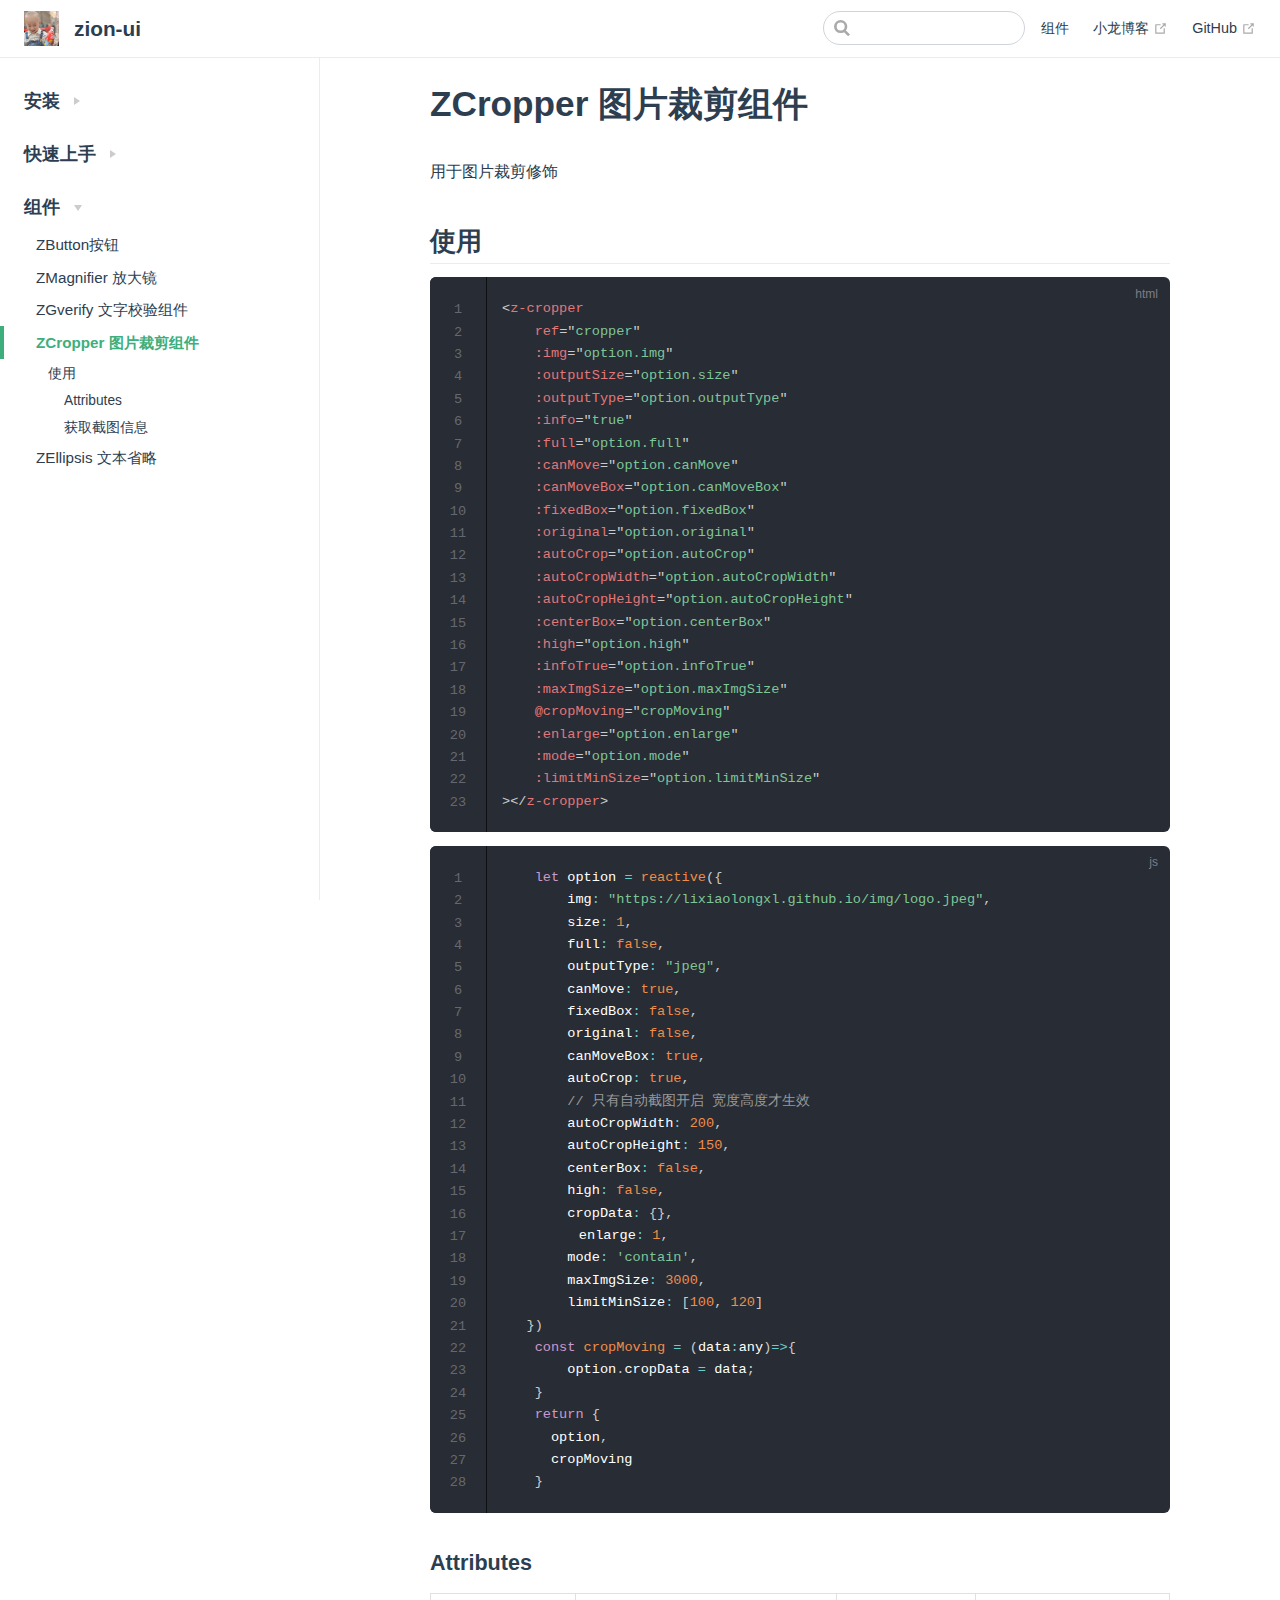
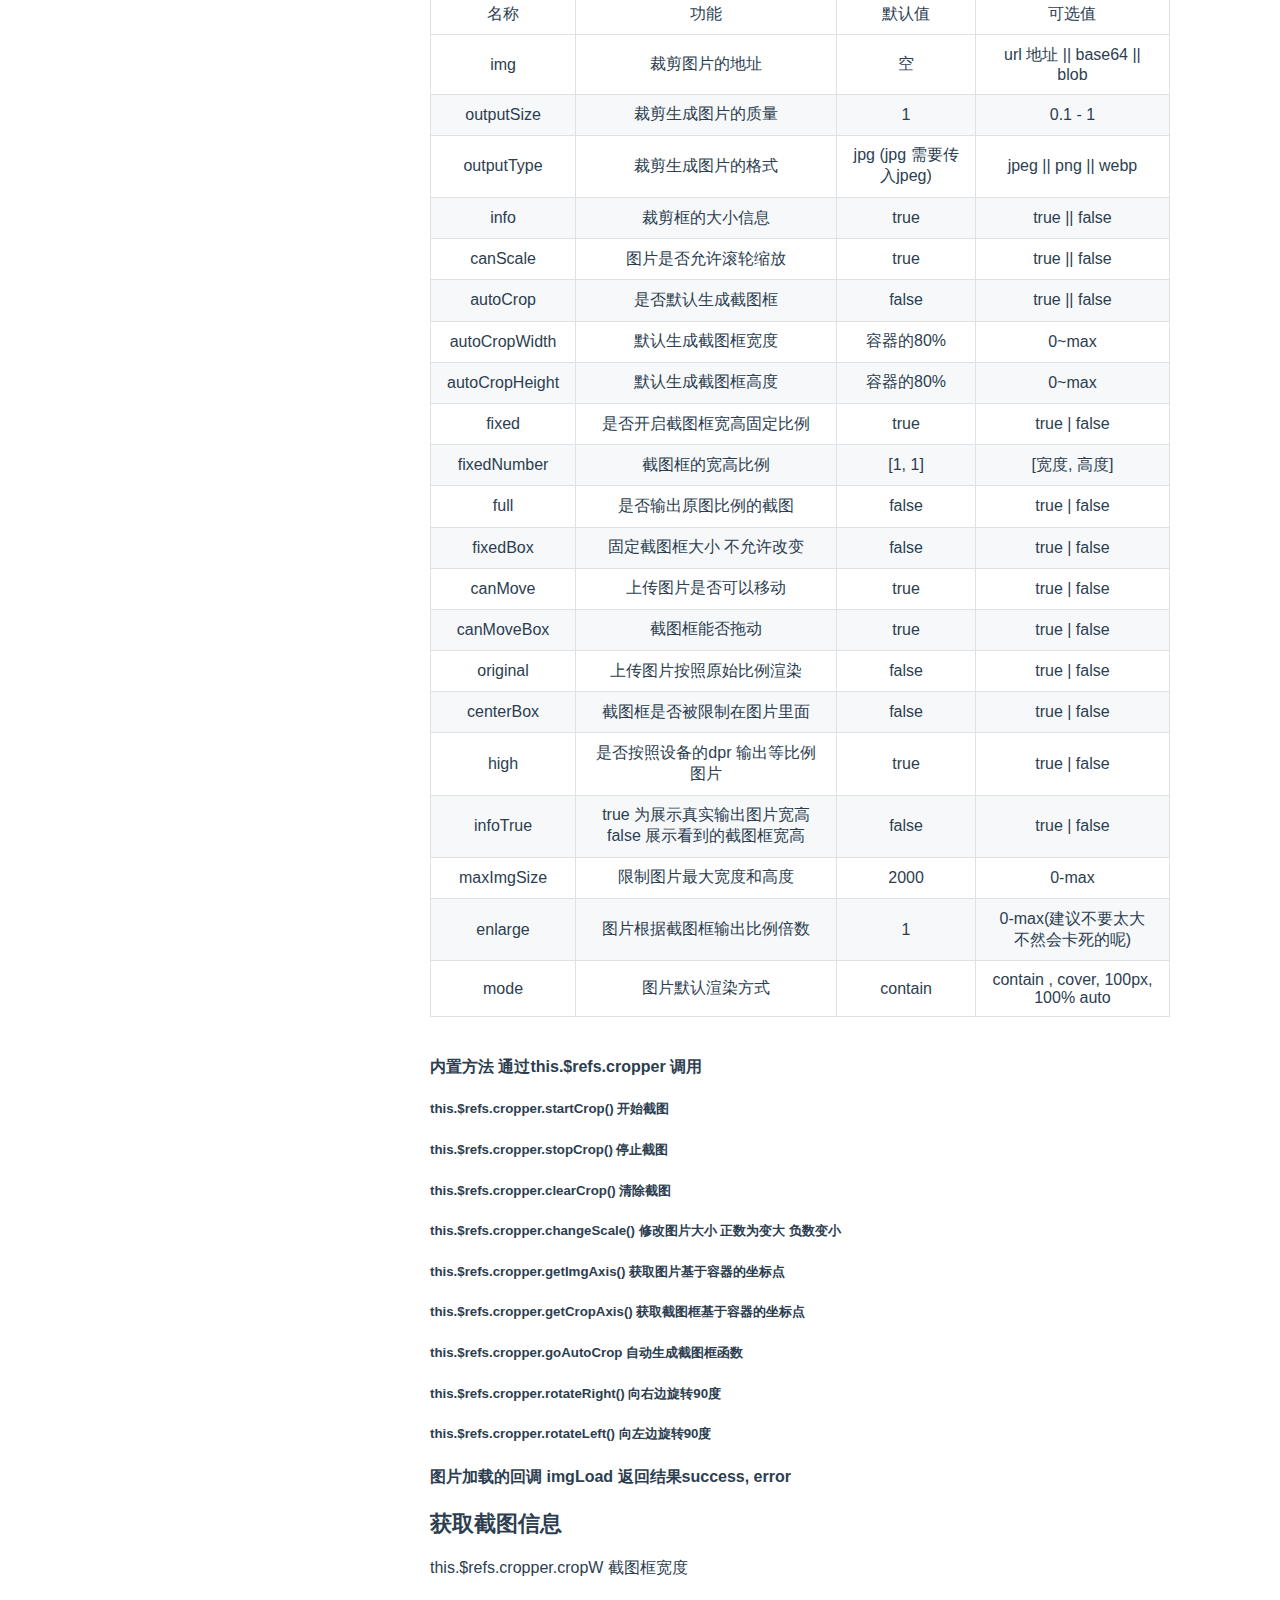
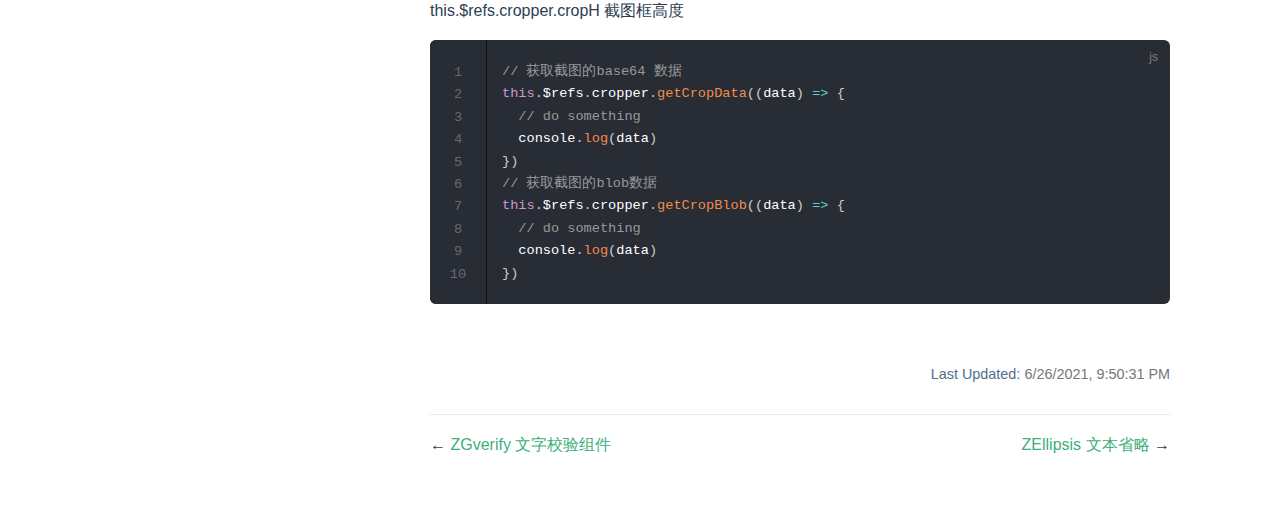
<file: component/component/ZCropper.html>
<!DOCTYPE html>
<html lang="en-US">
  <head>
    <meta charset="utf-8">
    <meta name="viewport" content="width=device-width,initial-scale=1">
    <title>ZCropper 图片裁剪组件 | zion-ui</title>
    <meta name="generator" content="VuePress 1.8.2">
    <link rel="stylesheet" href="/css/main.css">
    <meta name="description" content="发开中不常用的组件">
    
    <link rel="preload" href="/assets/css/0.styles.35bcedcf.css" as="style"><link rel="preload" href="/assets/js/app.5dde303c.js" as="script"><link rel="preload" href="/assets/js/2.16323347.js" as="script"><link rel="preload" href="/assets/js/11.7e76e02e.js" as="script"><link rel="prefetch" href="/assets/js/10.043a797e.js"><link rel="prefetch" href="/assets/js/12.f53f035b.js"><link rel="prefetch" href="/assets/js/13.5becef54.js"><link rel="prefetch" href="/assets/js/14.d103df72.js"><link rel="prefetch" href="/assets/js/15.6045e789.js"><link rel="prefetch" href="/assets/js/3.f19f8194.js"><link rel="prefetch" href="/assets/js/4.b9b777bd.js"><link rel="prefetch" href="/assets/js/5.8a97a0d1.js"><link rel="prefetch" href="/assets/js/6.3d277fb6.js"><link rel="prefetch" href="/assets/js/7.6c79748d.js"><link rel="prefetch" href="/assets/js/8.42c8deae.js"><link rel="prefetch" href="/assets/js/9.8bc52ac8.js">
    <link rel="stylesheet" href="/assets/css/0.styles.35bcedcf.css">
  </head>
  <body>
    <div id="app" data-server-rendered="true"><div class="theme-container"><header class="navbar"><div class="sidebar-button"><svg xmlns="http://www.w3.org/2000/svg" aria-hidden="true" role="img" viewBox="0 0 448 512" class="icon"><path fill="currentColor" d="M436 124H12c-6.627 0-12-5.373-12-12V80c0-6.627 5.373-12 12-12h424c6.627 0 12 5.373 12 12v32c0 6.627-5.373 12-12 12zm0 160H12c-6.627 0-12-5.373-12-12v-32c0-6.627 5.373-12 12-12h424c6.627 0 12 5.373 12 12v32c0 6.627-5.373 12-12 12zm0 160H12c-6.627 0-12-5.373-12-12v-32c0-6.627 5.373-12 12-12h424c6.627 0 12 5.373 12 12v32c0 6.627-5.373 12-12 12z"></path></svg></div> <a href="/" class="home-link router-link-active"><!----> <span class="site-name">zion-ui</span></a> <div class="links"><div class="search-box"><input aria-label="Search" autocomplete="off" spellcheck="false" value=""> <!----></div> <nav class="nav-links can-hide"><div class="nav-item"><a href="/component/start.html" class="nav-link">
  组件
</a></div><div class="nav-item"><a href="http://122.51.157.102/" target="_blank" rel="noopener noreferrer" class="nav-link external">
  小龙博客
  <span><svg xmlns="http://www.w3.org/2000/svg" aria-hidden="true" focusable="false" x="0px" y="0px" viewBox="0 0 100 100" width="15" height="15" class="icon outbound"><path fill="currentColor" d="M18.8,85.1h56l0,0c2.2,0,4-1.8,4-4v-32h-8v28h-48v-48h28v-8h-32l0,0c-2.2,0-4,1.8-4,4v56C14.8,83.3,16.6,85.1,18.8,85.1z"></path> <polygon fill="currentColor" points="45.7,48.7 51.3,54.3 77.2,28.5 77.2,37.2 85.2,37.2 85.2,14.9 62.8,14.9 62.8,22.9 71.5,22.9"></polygon></svg> <span class="sr-only">(opens new window)</span></span></a></div><div class="nav-item"><a href="https://github.com/lixiaolongxl" target="_blank" rel="noopener noreferrer" class="nav-link external">
  GitHub
  <span><svg xmlns="http://www.w3.org/2000/svg" aria-hidden="true" focusable="false" x="0px" y="0px" viewBox="0 0 100 100" width="15" height="15" class="icon outbound"><path fill="currentColor" d="M18.8,85.1h56l0,0c2.2,0,4-1.8,4-4v-32h-8v28h-48v-48h28v-8h-32l0,0c-2.2,0-4,1.8-4,4v56C14.8,83.3,16.6,85.1,18.8,85.1z"></path> <polygon fill="currentColor" points="45.7,48.7 51.3,54.3 77.2,28.5 77.2,37.2 85.2,37.2 85.2,14.9 62.8,14.9 62.8,22.9 71.5,22.9"></polygon></svg> <span class="sr-only">(opens new window)</span></span></a></div> <!----></nav></div></header> <div class="sidebar-mask"></div> <aside class="sidebar"><nav class="nav-links"><div class="nav-item"><a href="/component/start.html" class="nav-link">
  组件
</a></div><div class="nav-item"><a href="http://122.51.157.102/" target="_blank" rel="noopener noreferrer" class="nav-link external">
  小龙博客
  <span><svg xmlns="http://www.w3.org/2000/svg" aria-hidden="true" focusable="false" x="0px" y="0px" viewBox="0 0 100 100" width="15" height="15" class="icon outbound"><path fill="currentColor" d="M18.8,85.1h56l0,0c2.2,0,4-1.8,4-4v-32h-8v28h-48v-48h28v-8h-32l0,0c-2.2,0-4,1.8-4,4v56C14.8,83.3,16.6,85.1,18.8,85.1z"></path> <polygon fill="currentColor" points="45.7,48.7 51.3,54.3 77.2,28.5 77.2,37.2 85.2,37.2 85.2,14.9 62.8,14.9 62.8,22.9 71.5,22.9"></polygon></svg> <span class="sr-only">(opens new window)</span></span></a></div><div class="nav-item"><a href="https://github.com/lixiaolongxl" target="_blank" rel="noopener noreferrer" class="nav-link external">
  GitHub
  <span><svg xmlns="http://www.w3.org/2000/svg" aria-hidden="true" focusable="false" x="0px" y="0px" viewBox="0 0 100 100" width="15" height="15" class="icon outbound"><path fill="currentColor" d="M18.8,85.1h56l0,0c2.2,0,4-1.8,4-4v-32h-8v28h-48v-48h28v-8h-32l0,0c-2.2,0-4,1.8-4,4v56C14.8,83.3,16.6,85.1,18.8,85.1z"></path> <polygon fill="currentColor" points="45.7,48.7 51.3,54.3 77.2,28.5 77.2,37.2 85.2,37.2 85.2,14.9 62.8,14.9 62.8,22.9 71.5,22.9"></polygon></svg> <span class="sr-only">(opens new window)</span></span></a></div> <!----></nav>  <ul class="sidebar-links"><li><section class="sidebar-group collapsable depth-0"><p class="sidebar-heading"><span>安装</span> <span class="arrow right"></span></p> <!----></section></li><li><section class="sidebar-group collapsable depth-0"><p class="sidebar-heading"><span>快速上手</span> <span class="arrow right"></span></p> <!----></section></li><li><section class="sidebar-group collapsable depth-0"><p class="sidebar-heading open"><span>组件</span> <span class="arrow down"></span></p> <ul class="sidebar-links sidebar-group-items"><li><a href="/component/component/Button.html" class="sidebar-link">ZButton按钮</a></li><li><a href="/component/component/Magnifier.html" class="sidebar-link">ZMagnifier 放大镜</a></li><li><a href="/component/component/ZGverify.html" class="sidebar-link">ZGverify 文字校验组件</a></li><li><a href="/component/component/ZCropper.html" aria-current="page" class="active sidebar-link">ZCropper 图片裁剪组件</a><ul class="sidebar-sub-headers"><li class="sidebar-sub-header"><a href="/component/component/ZCropper.html#使用" class="sidebar-link">使用</a><ul class="sidebar-sub-headers"><li class="sidebar-sub-header"><a href="/component/component/ZCropper.html#attributes" class="sidebar-link">Attributes</a></li><li class="sidebar-sub-header"><a href="/component/component/ZCropper.html#获取截图信息" class="sidebar-link">获取截图信息</a></li></ul></li></ul></li><li><a href="/component/component/Ellipsis.html" class="sidebar-link">ZEllipsis  文本省略</a></li></ul></section></li></ul> </aside> <main class="page"> <div class="theme-default-content content__default"><h1 id="zcropper-图片裁剪组件"><a href="#zcropper-图片裁剪组件" class="header-anchor">#</a> ZCropper 图片裁剪组件</h1> <p>用于图片裁剪修饰</p> <h2 id="使用"><a href="#使用" class="header-anchor">#</a> 使用</h2> <div class="language-html line-numbers-mode"><pre class="language-html"><code><span class="token tag"><span class="token tag"><span class="token punctuation">&lt;</span>z-cropper</span> 
    <span class="token attr-name">ref</span><span class="token attr-value"><span class="token punctuation attr-equals">=</span><span class="token punctuation">&quot;</span>cropper<span class="token punctuation">&quot;</span></span>
    <span class="token attr-name">:img</span><span class="token attr-value"><span class="token punctuation attr-equals">=</span><span class="token punctuation">&quot;</span>option.img<span class="token punctuation">&quot;</span></span>
    <span class="token attr-name">:outputSize</span><span class="token attr-value"><span class="token punctuation attr-equals">=</span><span class="token punctuation">&quot;</span>option.size<span class="token punctuation">&quot;</span></span>
    <span class="token attr-name">:outputType</span><span class="token attr-value"><span class="token punctuation attr-equals">=</span><span class="token punctuation">&quot;</span>option.outputType<span class="token punctuation">&quot;</span></span>
    <span class="token attr-name">:info</span><span class="token attr-value"><span class="token punctuation attr-equals">=</span><span class="token punctuation">&quot;</span>true<span class="token punctuation">&quot;</span></span>
    <span class="token attr-name">:full</span><span class="token attr-value"><span class="token punctuation attr-equals">=</span><span class="token punctuation">&quot;</span>option.full<span class="token punctuation">&quot;</span></span>
    <span class="token attr-name">:canMove</span><span class="token attr-value"><span class="token punctuation attr-equals">=</span><span class="token punctuation">&quot;</span>option.canMove<span class="token punctuation">&quot;</span></span>
    <span class="token attr-name">:canMoveBox</span><span class="token attr-value"><span class="token punctuation attr-equals">=</span><span class="token punctuation">&quot;</span>option.canMoveBox<span class="token punctuation">&quot;</span></span>
    <span class="token attr-name">:fixedBox</span><span class="token attr-value"><span class="token punctuation attr-equals">=</span><span class="token punctuation">&quot;</span>option.fixedBox<span class="token punctuation">&quot;</span></span>
    <span class="token attr-name">:original</span><span class="token attr-value"><span class="token punctuation attr-equals">=</span><span class="token punctuation">&quot;</span>option.original<span class="token punctuation">&quot;</span></span>
    <span class="token attr-name">:autoCrop</span><span class="token attr-value"><span class="token punctuation attr-equals">=</span><span class="token punctuation">&quot;</span>option.autoCrop<span class="token punctuation">&quot;</span></span>
    <span class="token attr-name">:autoCropWidth</span><span class="token attr-value"><span class="token punctuation attr-equals">=</span><span class="token punctuation">&quot;</span>option.autoCropWidth<span class="token punctuation">&quot;</span></span>
    <span class="token attr-name">:autoCropHeight</span><span class="token attr-value"><span class="token punctuation attr-equals">=</span><span class="token punctuation">&quot;</span>option.autoCropHeight<span class="token punctuation">&quot;</span></span>
    <span class="token attr-name">:centerBox</span><span class="token attr-value"><span class="token punctuation attr-equals">=</span><span class="token punctuation">&quot;</span>option.centerBox<span class="token punctuation">&quot;</span></span>
    <span class="token attr-name">:high</span><span class="token attr-value"><span class="token punctuation attr-equals">=</span><span class="token punctuation">&quot;</span>option.high<span class="token punctuation">&quot;</span></span>
    <span class="token attr-name">:infoTrue</span><span class="token attr-value"><span class="token punctuation attr-equals">=</span><span class="token punctuation">&quot;</span>option.infoTrue<span class="token punctuation">&quot;</span></span>
    <span class="token attr-name">:maxImgSize</span><span class="token attr-value"><span class="token punctuation attr-equals">=</span><span class="token punctuation">&quot;</span>option.maxImgSize<span class="token punctuation">&quot;</span></span>
    <span class="token attr-name">@cropMoving</span><span class="token attr-value"><span class="token punctuation attr-equals">=</span><span class="token punctuation">&quot;</span>cropMoving<span class="token punctuation">&quot;</span></span>
    <span class="token attr-name">:enlarge</span><span class="token attr-value"><span class="token punctuation attr-equals">=</span><span class="token punctuation">&quot;</span>option.enlarge<span class="token punctuation">&quot;</span></span>
    <span class="token attr-name">:mode</span><span class="token attr-value"><span class="token punctuation attr-equals">=</span><span class="token punctuation">&quot;</span>option.mode<span class="token punctuation">&quot;</span></span>
    <span class="token attr-name">:limitMinSize</span><span class="token attr-value"><span class="token punctuation attr-equals">=</span><span class="token punctuation">&quot;</span>option.limitMinSize<span class="token punctuation">&quot;</span></span>
<span class="token punctuation">&gt;</span></span><span class="token tag"><span class="token tag"><span class="token punctuation">&lt;/</span>z-cropper</span><span class="token punctuation">&gt;</span></span>
</code></pre> <div class="line-numbers-wrapper"><span class="line-number">1</span><br><span class="line-number">2</span><br><span class="line-number">3</span><br><span class="line-number">4</span><br><span class="line-number">5</span><br><span class="line-number">6</span><br><span class="line-number">7</span><br><span class="line-number">8</span><br><span class="line-number">9</span><br><span class="line-number">10</span><br><span class="line-number">11</span><br><span class="line-number">12</span><br><span class="line-number">13</span><br><span class="line-number">14</span><br><span class="line-number">15</span><br><span class="line-number">16</span><br><span class="line-number">17</span><br><span class="line-number">18</span><br><span class="line-number">19</span><br><span class="line-number">20</span><br><span class="line-number">21</span><br><span class="line-number">22</span><br><span class="line-number">23</span><br></div></div><div class="language-js line-numbers-mode"><pre class="language-js"><code>    <span class="token keyword">let</span> option <span class="token operator">=</span> <span class="token function">reactive</span><span class="token punctuation">(</span><span class="token punctuation">{</span>
        img<span class="token operator">:</span> <span class="token string">&quot;https://lixiaolongxl.github.io/img/logo.jpeg&quot;</span><span class="token punctuation">,</span>
        size<span class="token operator">:</span> <span class="token number">1</span><span class="token punctuation">,</span>
        full<span class="token operator">:</span> <span class="token boolean">false</span><span class="token punctuation">,</span>
        outputType<span class="token operator">:</span> <span class="token string">&quot;jpeg&quot;</span><span class="token punctuation">,</span>
        canMove<span class="token operator">:</span> <span class="token boolean">true</span><span class="token punctuation">,</span>
        fixedBox<span class="token operator">:</span> <span class="token boolean">false</span><span class="token punctuation">,</span>
        original<span class="token operator">:</span> <span class="token boolean">false</span><span class="token punctuation">,</span>
        canMoveBox<span class="token operator">:</span> <span class="token boolean">true</span><span class="token punctuation">,</span>
        autoCrop<span class="token operator">:</span> <span class="token boolean">true</span><span class="token punctuation">,</span>
        <span class="token comment">// 只有自动截图开启 宽度高度才生效</span>
        autoCropWidth<span class="token operator">:</span> <span class="token number">200</span><span class="token punctuation">,</span>
        autoCropHeight<span class="token operator">:</span> <span class="token number">150</span><span class="token punctuation">,</span>
        centerBox<span class="token operator">:</span> <span class="token boolean">false</span><span class="token punctuation">,</span>
        high<span class="token operator">:</span> <span class="token boolean">false</span><span class="token punctuation">,</span>
        cropData<span class="token operator">:</span> <span class="token punctuation">{</span><span class="token punctuation">}</span><span class="token punctuation">,</span>
		enlarge<span class="token operator">:</span> <span class="token number">1</span><span class="token punctuation">,</span>
        mode<span class="token operator">:</span> <span class="token string">'contain'</span><span class="token punctuation">,</span>
        maxImgSize<span class="token operator">:</span> <span class="token number">3000</span><span class="token punctuation">,</span>
        limitMinSize<span class="token operator">:</span> <span class="token punctuation">[</span><span class="token number">100</span><span class="token punctuation">,</span> <span class="token number">120</span><span class="token punctuation">]</span>
   <span class="token punctuation">}</span><span class="token punctuation">)</span>
    <span class="token keyword">const</span> <span class="token function-variable function">cropMoving</span> <span class="token operator">=</span> <span class="token punctuation">(</span><span class="token parameter">data<span class="token operator">:</span>any</span><span class="token punctuation">)</span><span class="token operator">=&gt;</span><span class="token punctuation">{</span>
        option<span class="token punctuation">.</span>cropData <span class="token operator">=</span> data<span class="token punctuation">;</span>
    <span class="token punctuation">}</span>
    <span class="token keyword">return</span> <span class="token punctuation">{</span>
      option<span class="token punctuation">,</span>
      cropMoving
    <span class="token punctuation">}</span>
</code></pre> <div class="line-numbers-wrapper"><span class="line-number">1</span><br><span class="line-number">2</span><br><span class="line-number">3</span><br><span class="line-number">4</span><br><span class="line-number">5</span><br><span class="line-number">6</span><br><span class="line-number">7</span><br><span class="line-number">8</span><br><span class="line-number">9</span><br><span class="line-number">10</span><br><span class="line-number">11</span><br><span class="line-number">12</span><br><span class="line-number">13</span><br><span class="line-number">14</span><br><span class="line-number">15</span><br><span class="line-number">16</span><br><span class="line-number">17</span><br><span class="line-number">18</span><br><span class="line-number">19</span><br><span class="line-number">20</span><br><span class="line-number">21</span><br><span class="line-number">22</span><br><span class="line-number">23</span><br><span class="line-number">24</span><br><span class="line-number">25</span><br><span class="line-number">26</span><br><span class="line-number">27</span><br><span class="line-number">28</span><br></div></div><h3 id="attributes"><a href="#attributes" class="header-anchor">#</a> Attributes</h3> <table style="text-align:center;"><thead><tr><td>名称</td> <td>功能</td> <td>默认值</td> <td>可选值</td></tr></thead> <tbody><tr><td>img</td> <td>裁剪图片的地址</td> <td>空</td> <td>url 地址 || base64 || blob</td></tr> <tr><td>outputSize</td> <td>裁剪生成图片的质量</td> <td>1</td> <td>0.1 - 1</td></tr> <tr><td>outputType</td> <td>裁剪生成图片的格式</td> <td>jpg (jpg 需要传入jpeg)</td> <td>jpeg || png || webp</td></tr> <tr><td>info</td> <td>裁剪框的大小信息</td> <td>true</td> <td>true || false</td></tr> <tr><td>canScale</td> <td>图片是否允许滚轮缩放</td> <td>true</td> <td>true || false</td></tr> <tr><td>autoCrop</td> <td>是否默认生成截图框</td> <td>false</td> <td>true || false</td></tr> <tr><td>autoCropWidth</td> <td>默认生成截图框宽度</td> <td>容器的80%</td> <td>0~max</td></tr> <tr><td>autoCropHeight</td> <td>默认生成截图框高度</td> <td>容器的80%</td> <td>0~max</td></tr> <tr><td>fixed</td> <td>是否开启截图框宽高固定比例</td> <td>true</td> <td>true | false</td></tr> <tr><td>fixedNumber</td> <td>截图框的宽高比例</td> <td>[1, 1]</td> <td>[宽度, 高度]</td></tr> <tr><td>full</td> <td>是否输出原图比例的截图</td> <td>false</td> <td>true | false</td></tr> <tr><td>fixedBox</td> <td>固定截图框大小 不允许改变</td> <td>false</td> <td>true | false</td></tr> <tr><td>canMove</td> <td>上传图片是否可以移动</td> <td>true</td> <td>true | false</td></tr> <tr><td>canMoveBox</td> <td>截图框能否拖动</td> <td>true</td> <td>true | false</td></tr> <tr><td>original</td> <td>上传图片按照原始比例渲染</td> <td>false</td> <td>true | false</td></tr> <tr><td>centerBox</td> <td>截图框是否被限制在图片里面</td> <td>false</td> <td>true | false</td></tr> <tr><td>high</td> <td>是否按照设备的dpr 输出等比例图片</td> <td>true</td> <td>true | false</td></tr> <tr><td>infoTrue</td> <td>true 为展示真实输出图片宽高  false 展示看到的截图框宽高</td> <td>false</td> <td>true | false</td></tr> <tr><td>maxImgSize</td> <td>限制图片最大宽度和高度</td> <td>2000</td> <td>0-max</td></tr> <tr><td>enlarge</td> <td>图片根据截图框输出比例倍数</td> <td>1</td> <td>0-max(建议不要太大不然会卡死的呢)</td></tr> <tr><td>mode</td> <td>图片默认渲染方式</td> <td>contain</td> <td>contain , cover, 100px, 100% auto</td></tr></tbody></table> <h4 id="内置方法-通过this-refs-cropper-调用"><a href="#内置方法-通过this-refs-cropper-调用" class="header-anchor">#</a> 内置方法  通过this.$refs.cropper 调用</h4> <h5 id="this-refs-cropper-startcrop-开始截图"><a href="#this-refs-cropper-startcrop-开始截图" class="header-anchor">#</a> this.$refs.cropper.startCrop()  开始截图</h5> <h5 id="this-refs-cropper-stopcrop-停止截图"><a href="#this-refs-cropper-stopcrop-停止截图" class="header-anchor">#</a> this.$refs.cropper.stopCrop()  停止截图</h5> <h5 id="this-refs-cropper-clearcrop-清除截图"><a href="#this-refs-cropper-clearcrop-清除截图" class="header-anchor">#</a> this.$refs.cropper.clearCrop()  清除截图</h5> <h5 id="this-refs-cropper-changescale-修改图片大小-正数为变大-负数变小"><a href="#this-refs-cropper-changescale-修改图片大小-正数为变大-负数变小" class="header-anchor">#</a> this.$refs.cropper.changeScale()  修改图片大小 正数为变大 负数变小</h5> <h5 id="this-refs-cropper-getimgaxis-获取图片基于容器的坐标点"><a href="#this-refs-cropper-getimgaxis-获取图片基于容器的坐标点" class="header-anchor">#</a> this.$refs.cropper.getImgAxis() 获取图片基于容器的坐标点</h5> <h5 id="this-refs-cropper-getcropaxis-获取截图框基于容器的坐标点"><a href="#this-refs-cropper-getcropaxis-获取截图框基于容器的坐标点" class="header-anchor">#</a> this.$refs.cropper.getCropAxis() 获取截图框基于容器的坐标点</h5> <h5 id="this-refs-cropper-goautocrop-自动生成截图框函数"><a href="#this-refs-cropper-goautocrop-自动生成截图框函数" class="header-anchor">#</a> this.$refs.cropper.goAutoCrop 自动生成截图框函数</h5> <h5 id="this-refs-cropper-rotateright-向右边旋转90度"><a href="#this-refs-cropper-rotateright-向右边旋转90度" class="header-anchor">#</a> this.$refs.cropper.rotateRight() 向右边旋转90度</h5> <h5 id="this-refs-cropper-rotateleft-向左边旋转90度"><a href="#this-refs-cropper-rotateleft-向左边旋转90度" class="header-anchor">#</a> this.$refs.cropper.rotateLeft() 向左边旋转90度</h5> <h4 id="图片加载的回调-imgload-返回结果success-error"><a href="#图片加载的回调-imgload-返回结果success-error" class="header-anchor">#</a> 图片加载的回调 imgLoad  返回结果success,  error</h4> <h3 id="获取截图信息"><a href="#获取截图信息" class="header-anchor">#</a> 获取截图信息</h3> <p>this.$refs.cropper.cropW  截图框宽度</p> <p>this.$refs.cropper.cropH 截图框高度</p> <div class="language-js line-numbers-mode"><pre class="language-js"><code><span class="token comment">// 获取截图的base64 数据</span>
<span class="token keyword">this</span><span class="token punctuation">.</span>$refs<span class="token punctuation">.</span>cropper<span class="token punctuation">.</span><span class="token function">getCropData</span><span class="token punctuation">(</span><span class="token punctuation">(</span><span class="token parameter">data</span><span class="token punctuation">)</span> <span class="token operator">=&gt;</span> <span class="token punctuation">{</span>
  <span class="token comment">// do something</span>
  console<span class="token punctuation">.</span><span class="token function">log</span><span class="token punctuation">(</span>data<span class="token punctuation">)</span>  
<span class="token punctuation">}</span><span class="token punctuation">)</span>
<span class="token comment">// 获取截图的blob数据</span>
<span class="token keyword">this</span><span class="token punctuation">.</span>$refs<span class="token punctuation">.</span>cropper<span class="token punctuation">.</span><span class="token function">getCropBlob</span><span class="token punctuation">(</span><span class="token punctuation">(</span><span class="token parameter">data</span><span class="token punctuation">)</span> <span class="token operator">=&gt;</span> <span class="token punctuation">{</span>
  <span class="token comment">// do something</span>
  console<span class="token punctuation">.</span><span class="token function">log</span><span class="token punctuation">(</span>data<span class="token punctuation">)</span>  
<span class="token punctuation">}</span><span class="token punctuation">)</span>
</code></pre> <div class="line-numbers-wrapper"><span class="line-number">1</span><br><span class="line-number">2</span><br><span class="line-number">3</span><br><span class="line-number">4</span><br><span class="line-number">5</span><br><span class="line-number">6</span><br><span class="line-number">7</span><br><span class="line-number">8</span><br><span class="line-number">9</span><br><span class="line-number">10</span><br></div></div></div> <footer class="page-edit"><!----> <div class="last-updated"><span class="prefix">Last Updated:</span> <span class="time">6/26/2021, 9:50:31 PM</span></div></footer> <div class="page-nav"><p class="inner"><span class="prev">
      ←
      <a href="/component/component/ZGverify.html" class="prev">
        ZGverify 文字校验组件
      </a></span> <span class="next"><a href="/component/component/Ellipsis.html">
        ZEllipsis  文本省略
      </a>
      →
    </span></p></div> </main></div><div class="global-ui"></div></div>
    <script src="/assets/js/app.5dde303c.js" defer></script><script src="/assets/js/2.16323347.js" defer></script><script src="/assets/js/11.7e76e02e.js" defer></script>
  </body>
</html>
</file>
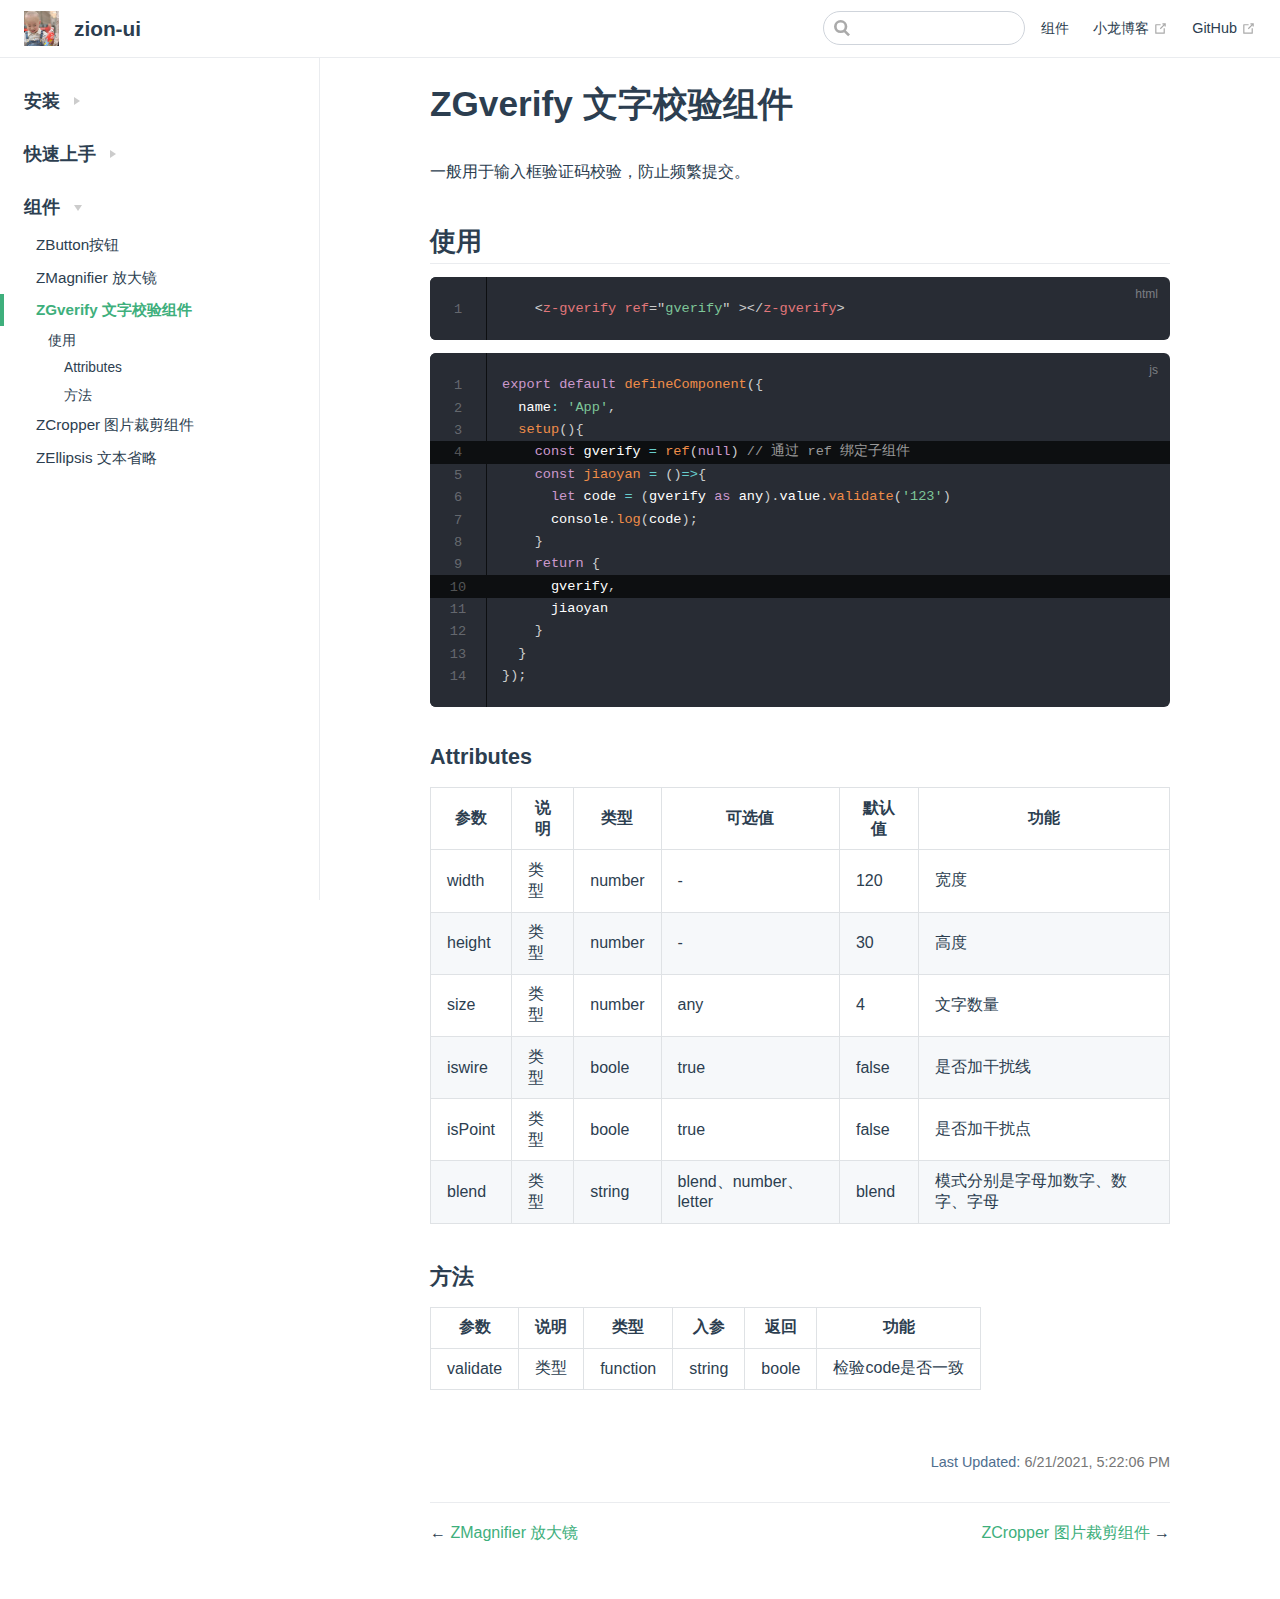
<file: component/component/ZGverify.html>
<!DOCTYPE html>
<html lang="en-US">
  <head>
    <meta charset="utf-8">
    <meta name="viewport" content="width=device-width,initial-scale=1">
    <title>ZGverify 文字校验组件 | zion-ui</title>
    <meta name="generator" content="VuePress 1.8.2">
    <link rel="stylesheet" href="/css/main.css">
    <meta name="description" content="发开中不常用的组件">
    
    <link rel="preload" href="/assets/css/0.styles.35bcedcf.css" as="style"><link rel="preload" href="/assets/js/app.5dde303c.js" as="script"><link rel="preload" href="/assets/js/2.16323347.js" as="script"><link rel="preload" href="/assets/js/12.f53f035b.js" as="script"><link rel="prefetch" href="/assets/js/10.043a797e.js"><link rel="prefetch" href="/assets/js/11.7e76e02e.js"><link rel="prefetch" href="/assets/js/13.5becef54.js"><link rel="prefetch" href="/assets/js/14.d103df72.js"><link rel="prefetch" href="/assets/js/15.6045e789.js"><link rel="prefetch" href="/assets/js/3.f19f8194.js"><link rel="prefetch" href="/assets/js/4.b9b777bd.js"><link rel="prefetch" href="/assets/js/5.8a97a0d1.js"><link rel="prefetch" href="/assets/js/6.3d277fb6.js"><link rel="prefetch" href="/assets/js/7.6c79748d.js"><link rel="prefetch" href="/assets/js/8.42c8deae.js"><link rel="prefetch" href="/assets/js/9.8bc52ac8.js">
    <link rel="stylesheet" href="/assets/css/0.styles.35bcedcf.css">
  </head>
  <body>
    <div id="app" data-server-rendered="true"><div class="theme-container"><header class="navbar"><div class="sidebar-button"><svg xmlns="http://www.w3.org/2000/svg" aria-hidden="true" role="img" viewBox="0 0 448 512" class="icon"><path fill="currentColor" d="M436 124H12c-6.627 0-12-5.373-12-12V80c0-6.627 5.373-12 12-12h424c6.627 0 12 5.373 12 12v32c0 6.627-5.373 12-12 12zm0 160H12c-6.627 0-12-5.373-12-12v-32c0-6.627 5.373-12 12-12h424c6.627 0 12 5.373 12 12v32c0 6.627-5.373 12-12 12zm0 160H12c-6.627 0-12-5.373-12-12v-32c0-6.627 5.373-12 12-12h424c6.627 0 12 5.373 12 12v32c0 6.627-5.373 12-12 12z"></path></svg></div> <a href="/" class="home-link router-link-active"><!----> <span class="site-name">zion-ui</span></a> <div class="links"><div class="search-box"><input aria-label="Search" autocomplete="off" spellcheck="false" value=""> <!----></div> <nav class="nav-links can-hide"><div class="nav-item"><a href="/component/start.html" class="nav-link">
  组件
</a></div><div class="nav-item"><a href="http://122.51.157.102/" target="_blank" rel="noopener noreferrer" class="nav-link external">
  小龙博客
  <span><svg xmlns="http://www.w3.org/2000/svg" aria-hidden="true" focusable="false" x="0px" y="0px" viewBox="0 0 100 100" width="15" height="15" class="icon outbound"><path fill="currentColor" d="M18.8,85.1h56l0,0c2.2,0,4-1.8,4-4v-32h-8v28h-48v-48h28v-8h-32l0,0c-2.2,0-4,1.8-4,4v56C14.8,83.3,16.6,85.1,18.8,85.1z"></path> <polygon fill="currentColor" points="45.7,48.7 51.3,54.3 77.2,28.5 77.2,37.2 85.2,37.2 85.2,14.9 62.8,14.9 62.8,22.9 71.5,22.9"></polygon></svg> <span class="sr-only">(opens new window)</span></span></a></div><div class="nav-item"><a href="https://github.com/lixiaolongxl" target="_blank" rel="noopener noreferrer" class="nav-link external">
  GitHub
  <span><svg xmlns="http://www.w3.org/2000/svg" aria-hidden="true" focusable="false" x="0px" y="0px" viewBox="0 0 100 100" width="15" height="15" class="icon outbound"><path fill="currentColor" d="M18.8,85.1h56l0,0c2.2,0,4-1.8,4-4v-32h-8v28h-48v-48h28v-8h-32l0,0c-2.2,0-4,1.8-4,4v56C14.8,83.3,16.6,85.1,18.8,85.1z"></path> <polygon fill="currentColor" points="45.7,48.7 51.3,54.3 77.2,28.5 77.2,37.2 85.2,37.2 85.2,14.9 62.8,14.9 62.8,22.9 71.5,22.9"></polygon></svg> <span class="sr-only">(opens new window)</span></span></a></div> <!----></nav></div></header> <div class="sidebar-mask"></div> <aside class="sidebar"><nav class="nav-links"><div class="nav-item"><a href="/component/start.html" class="nav-link">
  组件
</a></div><div class="nav-item"><a href="http://122.51.157.102/" target="_blank" rel="noopener noreferrer" class="nav-link external">
  小龙博客
  <span><svg xmlns="http://www.w3.org/2000/svg" aria-hidden="true" focusable="false" x="0px" y="0px" viewBox="0 0 100 100" width="15" height="15" class="icon outbound"><path fill="currentColor" d="M18.8,85.1h56l0,0c2.2,0,4-1.8,4-4v-32h-8v28h-48v-48h28v-8h-32l0,0c-2.2,0-4,1.8-4,4v56C14.8,83.3,16.6,85.1,18.8,85.1z"></path> <polygon fill="currentColor" points="45.7,48.7 51.3,54.3 77.2,28.5 77.2,37.2 85.2,37.2 85.2,14.9 62.8,14.9 62.8,22.9 71.5,22.9"></polygon></svg> <span class="sr-only">(opens new window)</span></span></a></div><div class="nav-item"><a href="https://github.com/lixiaolongxl" target="_blank" rel="noopener noreferrer" class="nav-link external">
  GitHub
  <span><svg xmlns="http://www.w3.org/2000/svg" aria-hidden="true" focusable="false" x="0px" y="0px" viewBox="0 0 100 100" width="15" height="15" class="icon outbound"><path fill="currentColor" d="M18.8,85.1h56l0,0c2.2,0,4-1.8,4-4v-32h-8v28h-48v-48h28v-8h-32l0,0c-2.2,0-4,1.8-4,4v56C14.8,83.3,16.6,85.1,18.8,85.1z"></path> <polygon fill="currentColor" points="45.7,48.7 51.3,54.3 77.2,28.5 77.2,37.2 85.2,37.2 85.2,14.9 62.8,14.9 62.8,22.9 71.5,22.9"></polygon></svg> <span class="sr-only">(opens new window)</span></span></a></div> <!----></nav>  <ul class="sidebar-links"><li><section class="sidebar-group collapsable depth-0"><p class="sidebar-heading"><span>安装</span> <span class="arrow right"></span></p> <!----></section></li><li><section class="sidebar-group collapsable depth-0"><p class="sidebar-heading"><span>快速上手</span> <span class="arrow right"></span></p> <!----></section></li><li><section class="sidebar-group collapsable depth-0"><p class="sidebar-heading open"><span>组件</span> <span class="arrow down"></span></p> <ul class="sidebar-links sidebar-group-items"><li><a href="/component/component/Button.html" class="sidebar-link">ZButton按钮</a></li><li><a href="/component/component/Magnifier.html" class="sidebar-link">ZMagnifier 放大镜</a></li><li><a href="/component/component/ZGverify.html" aria-current="page" class="active sidebar-link">ZGverify 文字校验组件</a><ul class="sidebar-sub-headers"><li class="sidebar-sub-header"><a href="/component/component/ZGverify.html#使用" class="sidebar-link">使用</a><ul class="sidebar-sub-headers"><li class="sidebar-sub-header"><a href="/component/component/ZGverify.html#attributes" class="sidebar-link">Attributes</a></li><li class="sidebar-sub-header"><a href="/component/component/ZGverify.html#方法" class="sidebar-link">方法</a></li></ul></li></ul></li><li><a href="/component/component/ZCropper.html" class="sidebar-link">ZCropper 图片裁剪组件</a></li><li><a href="/component/component/Ellipsis.html" class="sidebar-link">ZEllipsis  文本省略</a></li></ul></section></li></ul> </aside> <main class="page"> <div class="theme-default-content content__default"><h1 id="zgverify-文字校验组件"><a href="#zgverify-文字校验组件" class="header-anchor">#</a> ZGverify 文字校验组件</h1> <p>一般用于输入框验证码校验，防止频繁提交。</p> <h2 id="使用"><a href="#使用" class="header-anchor">#</a> 使用</h2> <div class="language-html line-numbers-mode"><pre class="language-html"><code>    <span class="token tag"><span class="token tag"><span class="token punctuation">&lt;</span>z-gverify</span> <span class="token attr-name">ref</span><span class="token attr-value"><span class="token punctuation attr-equals">=</span><span class="token punctuation">&quot;</span>gverify<span class="token punctuation">&quot;</span></span> <span class="token punctuation">&gt;</span></span><span class="token tag"><span class="token tag"><span class="token punctuation">&lt;/</span>z-gverify</span><span class="token punctuation">&gt;</span></span>
</code></pre> <div class="line-numbers-wrapper"><span class="line-number">1</span><br></div></div><div class="language-js line-numbers-mode"><div class="highlight-lines"><br><br><br><div class="highlighted"> </div><br><br><br><br><br><div class="highlighted"> </div><br><br><br><br><br></div><pre class="language-js"><code><span class="token keyword">export</span> <span class="token keyword">default</span> <span class="token function">defineComponent</span><span class="token punctuation">(</span><span class="token punctuation">{</span>
  name<span class="token operator">:</span> <span class="token string">'App'</span><span class="token punctuation">,</span>
  <span class="token function">setup</span><span class="token punctuation">(</span><span class="token punctuation">)</span><span class="token punctuation">{</span>
    <span class="token keyword">const</span> gverify <span class="token operator">=</span> <span class="token function">ref</span><span class="token punctuation">(</span><span class="token keyword">null</span><span class="token punctuation">)</span> <span class="token comment">// 通过 ref 绑定子组件</span>
    <span class="token keyword">const</span> <span class="token function-variable function">jiaoyan</span> <span class="token operator">=</span> <span class="token punctuation">(</span><span class="token punctuation">)</span><span class="token operator">=&gt;</span><span class="token punctuation">{</span>
      <span class="token keyword">let</span> code <span class="token operator">=</span> <span class="token punctuation">(</span>gverify <span class="token keyword">as</span> any<span class="token punctuation">)</span><span class="token punctuation">.</span>value<span class="token punctuation">.</span><span class="token function">validate</span><span class="token punctuation">(</span><span class="token string">'123'</span><span class="token punctuation">)</span>
      console<span class="token punctuation">.</span><span class="token function">log</span><span class="token punctuation">(</span>code<span class="token punctuation">)</span><span class="token punctuation">;</span>
    <span class="token punctuation">}</span>
    <span class="token keyword">return</span> <span class="token punctuation">{</span>
      gverify<span class="token punctuation">,</span>
      jiaoyan
    <span class="token punctuation">}</span>
  <span class="token punctuation">}</span>
<span class="token punctuation">}</span><span class="token punctuation">)</span><span class="token punctuation">;</span>
</code></pre><div class="line-numbers-wrapper"><span class="line-number">1</span><br><span class="line-number">2</span><br><span class="line-number">3</span><br><span class="line-number">4</span><br><span class="line-number">5</span><br><span class="line-number">6</span><br><span class="line-number">7</span><br><span class="line-number">8</span><br><span class="line-number">9</span><br><span class="line-number">10</span><br><span class="line-number">11</span><br><span class="line-number">12</span><br><span class="line-number">13</span><br><span class="line-number">14</span><br></div></div><h3 id="attributes"><a href="#attributes" class="header-anchor">#</a> Attributes</h3> <table><thead><tr><th>参数</th> <th>说明</th> <th>类型</th> <th>可选值</th> <th>默认值</th> <th>功能</th></tr></thead> <tbody><tr><td>width</td> <td>类型</td> <td>number</td> <td>-</td> <td>120</td> <td>宽度</td></tr> <tr><td>height</td> <td>类型</td> <td>number</td> <td>-</td> <td>30</td> <td>高度</td></tr> <tr><td>size</td> <td>类型</td> <td>number</td> <td>any</td> <td>4</td> <td>文字数量</td></tr> <tr><td>iswire</td> <td>类型</td> <td>boole</td> <td>true</td> <td>false</td> <td>是否加干扰线</td></tr> <tr><td>isPoint</td> <td>类型</td> <td>boole</td> <td>true</td> <td>false</td> <td>是否加干扰点</td></tr> <tr><td>blend</td> <td>类型</td> <td>string</td> <td>blend、number、letter</td> <td>blend</td> <td>模式分别是字母加数字、数字、字母</td></tr></tbody></table> <h3 id="方法"><a href="#方法" class="header-anchor">#</a> 方法</h3> <table><thead><tr><th>参数</th> <th>说明</th> <th>类型</th> <th>入参</th> <th>返回</th> <th>功能</th></tr></thead> <tbody><tr><td>validate</td> <td>类型</td> <td>function</td> <td>string</td> <td>boole</td> <td>检验code是否一致</td></tr></tbody></table></div> <footer class="page-edit"><!----> <div class="last-updated"><span class="prefix">Last Updated:</span> <span class="time">6/21/2021, 5:22:06 PM</span></div></footer> <div class="page-nav"><p class="inner"><span class="prev">
      ←
      <a href="/component/component/Magnifier.html" class="prev">
        ZMagnifier 放大镜
      </a></span> <span class="next"><a href="/component/component/ZCropper.html">
        ZCropper 图片裁剪组件
      </a>
      →
    </span></p></div> </main></div><div class="global-ui"></div></div>
    <script src="/assets/js/app.5dde303c.js" defer></script><script src="/assets/js/2.16323347.js" defer></script><script src="/assets/js/12.f53f035b.js" defer></script>
  </body>
</html>
</file>
<file: css/main.css>
#app .hero img {
    border-radius: 50%;
}
#app .navbar .site-name {
    padding-left: 50px;
    background: url('/img/logo.jpeg') left center no-repeat;
    background-size: 35px 35px;
}
</file>
<file: assets/css/0.styles.e4d8b86b.css>
code[class*=language-],pre[class*=language-]{color:#ccc;background:none;font-family:Consolas,Monaco,Andale Mono,Ubuntu Mono,monospace;font-size:1em;text-align:left;white-space:pre;word-spacing:normal;word-break:normal;word-wrap:normal;line-height:1.5;-moz-tab-size:4;-o-tab-size:4;tab-size:4;-webkit-hyphens:none;-ms-hyphens:none;hyphens:none}pre[class*=language-]{padding:1em;margin:.5em 0;overflow:auto}:not(pre)>code[class*=language-],pre[class*=language-]{background:#2d2d2d}:not(pre)>code[class*=language-]{padding:.1em;border-radius:.3em;white-space:normal}.token.block-comment,.token.cdata,.token.comment,.token.doctype,.token.prolog{color:#999}.token.punctuation{color:#ccc}.token.attr-name,.token.deleted,.token.namespace,.token.tag{color:#e2777a}.token.function-name{color:#6196cc}.token.boolean,.token.function,.token.number{color:#f08d49}.token.class-name,.token.constant,.token.property,.token.symbol{color:#f8c555}.token.atrule,.token.builtin,.token.important,.token.keyword,.token.selector{color:#cc99cd}.token.attr-value,.token.char,.token.regex,.token.string,.token.variable{color:#7ec699}.token.entity,.token.operator,.token.url{color:#67cdcc}.token.bold,.token.important{font-weight:700}.token.italic{font-style:italic}.token.entity{cursor:help}.token.inserted{color:green}.theme-default-content code{color:#476582;padding:.25rem .5rem;margin:0;font-size:.85em;background-color:rgba(27,31,35,.05);border-radius:3px}.theme-default-content code .token.deleted{color:#ec5975}.theme-default-content code .token.inserted{color:#3eaf7c}.theme-default-content pre,.theme-default-content pre[class*=language-]{line-height:1.4;padding:1.25rem 1.5rem;margin:.85rem 0;background-color:#282c34;border-radius:6px;overflow:auto}.theme-default-content pre[class*=language-] code,.theme-default-content pre code{color:#fff;padding:0;background-color:transparent;border-radius:0}div[class*=language-]{position:relative;background-color:#282c34;border-radius:6px}div[class*=language-] .highlight-lines{-webkit-user-select:none;user-select:none;padding-top:1.3rem;position:absolute;top:0;left:0;width:100%;line-height:1.4}div[class*=language-] .highlight-lines .highlighted{background-color:rgba(0,0,0,.66)}div[class*=language-] pre,div[class*=language-] pre[class*=language-]{background:transparent;position:relative;z-index:1}div[class*=language-]:before{position:absolute;z-index:3;top:.8em;right:1em;font-size:.75rem;color:hsla(0,0%,100%,.4)}div[class*=language-]:not(.line-numbers-mode) .line-numbers-wrapper{display:none}div[class*=language-].line-numbers-mode .highlight-lines .highlighted{position:relative}div[class*=language-].line-numbers-mode .highlight-lines .highlighted:before{content:" ";position:absolute;z-index:3;left:0;top:0;display:block;width:3.5rem;height:100%;background-color:rgba(0,0,0,.66)}div[class*=language-].line-numbers-mode pre{padding-left:4.5rem;vertical-align:middle}div[class*=language-].line-numbers-mode .line-numbers-wrapper{position:absolute;top:0;width:3.5rem;text-align:center;color:hsla(0,0%,100%,.3);padding:1.25rem 0;line-height:1.4}div[class*=language-].line-numbers-mode .line-numbers-wrapper br{-webkit-user-select:none;user-select:none}div[class*=language-].line-numbers-mode .line-numbers-wrapper .line-number{position:relative;z-index:4;-webkit-user-select:none;user-select:none;font-size:.85em}div[class*=language-].line-numbers-mode:after{content:"";position:absolute;z-index:2;top:0;left:0;width:3.5rem;height:100%;border-radius:6px 0 0 6px;border-right:1px solid rgba(0,0,0,.66);background-color:#282c34}div[class~=language-js]:before{content:"js"}div[class~=language-ts]:before{content:"ts"}div[class~=language-html]:before{content:"html"}div[class~=language-md]:before{content:"md"}div[class~=language-vue]:before{content:"vue"}div[class~=language-css]:before{content:"css"}div[class~=language-sass]:before{content:"sass"}div[class~=language-scss]:before{content:"scss"}div[class~=language-less]:before{content:"less"}div[class~=language-stylus]:before{content:"stylus"}div[class~=language-go]:before{content:"go"}div[class~=language-java]:before{content:"java"}div[class~=language-c]:before{content:"c"}div[class~=language-sh]:before{content:"sh"}div[class~=language-yaml]:before{content:"yaml"}div[class~=language-py]:before{content:"py"}div[class~=language-docker]:before{content:"docker"}div[class~=language-dockerfile]:before{content:"dockerfile"}div[class~=language-makefile]:before{content:"makefile"}div[class~=language-javascript]:before{content:"js"}div[class~=language-typescript]:before{content:"ts"}div[class~=language-markup]:before{content:"html"}div[class~=language-markdown]:before{content:"md"}div[class~=language-json]:before{content:"json"}div[class~=language-ruby]:before{content:"rb"}div[class~=language-python]:before{content:"py"}div[class~=language-bash]:before{content:"sh"}div[class~=language-php]:before{content:"php"}.custom-block .custom-block-title{font-weight:600;margin-bottom:-.4rem}.custom-block.danger,.custom-block.tip,.custom-block.warning{padding:.1rem 1.5rem;border-left-width:.5rem;border-left-style:solid;margin:1rem 0}.custom-block.tip{background-color:#f3f5f7;border-color:#42b983}.custom-block.warning{background-color:rgba(255,229,100,.3);border-color:#e7c000;color:#6b5900}.custom-block.warning .custom-block-title{color:#b29400}.custom-block.warning a{color:#2c3e50}.custom-block.danger{background-color:#ffe6e6;border-color:#c00;color:#4d0000}.custom-block.danger .custom-block-title{color:#900}.custom-block.danger a{color:#2c3e50}.custom-block.details{display:block;position:relative;border-radius:2px;margin:1.6em 0;padding:1.6em;background-color:#eee}.custom-block.details h4{margin-top:0}.custom-block.details figure:last-child,.custom-block.details p:last-child{margin-bottom:0;padding-bottom:0}.custom-block.details summary{outline:none;cursor:pointer}.arrow{display:inline-block;width:0;height:0}.arrow.up{border-bottom:6px solid #ccc}.arrow.down,.arrow.up{border-left:4px solid transparent;border-right:4px solid transparent}.arrow.down{border-top:6px solid #ccc}.arrow.right{border-left:6px solid #ccc}.arrow.left,.arrow.right{border-top:4px solid transparent;border-bottom:4px solid transparent}.arrow.left{border-right:6px solid #ccc}.theme-default-content:not(.custom){max-width:740px;margin:0 auto;padding:2rem 2.5rem}@media (max-width:959px){.theme-default-content:not(.custom){padding:2rem}}@media (max-width:419px){.theme-default-content:not(.custom){padding:1.5rem}}.table-of-contents .badge{vertical-align:middle}body,html{padding:0;margin:0;background-color:#fff}body{font-family:-apple-system,BlinkMacSystemFont,Segoe UI,Roboto,Oxygen,Ubuntu,Cantarell,Fira Sans,Droid Sans,Helvetica Neue,sans-serif;-webkit-font-smoothing:antialiased;-moz-osx-font-smoothing:grayscale;font-size:16px;color:#2c3e50}.page{padding-left:20rem}.navbar{z-index:20;right:0;height:3.6rem;background-color:#fff;box-sizing:border-box;border-bottom:1px solid #eaecef}.navbar,.sidebar-mask{position:fixed;top:0;left:0}.sidebar-mask{z-index:9;width:100vw;height:100vh;display:none}.sidebar{font-size:16px;background-color:#fff;width:20rem;position:fixed;z-index:10;margin:0;top:3.6rem;left:0;bottom:0;box-sizing:border-box;border-right:1px solid #eaecef;overflow-y:auto}.theme-default-content:not(.custom)>:first-child{margin-top:3.6rem}.theme-default-content:not(.custom) a:hover{text-decoration:underline}.theme-default-content:not(.custom) p.demo{padding:1rem 1.5rem;border:1px solid #ddd;border-radius:4px}.theme-default-content:not(.custom) img{max-width:100%}.theme-default-content.custom{padding:0;margin:0}.theme-default-content.custom img{max-width:100%}a{font-weight:500;text-decoration:none}a,p a code{color:#3eaf7c}p a code{font-weight:400}kbd{background:#eee;border:.15rem solid #ddd;border-bottom:.25rem solid #ddd;border-radius:.15rem;padding:0 .15em}blockquote{font-size:1rem;color:#999;border-left:.2rem solid #dfe2e5;margin:1rem 0;padding:.25rem 0 .25rem 1rem}blockquote>p{margin:0}ol,ul{padding-left:1.2em}strong{font-weight:600}h1,h2,h3,h4,h5,h6{font-weight:600;line-height:1.25}.theme-default-content:not(.custom)>h1,.theme-default-content:not(.custom)>h2,.theme-default-content:not(.custom)>h3,.theme-default-content:not(.custom)>h4,.theme-default-content:not(.custom)>h5,.theme-default-content:not(.custom)>h6{margin-top:-3.1rem;padding-top:4.6rem;margin-bottom:0}.theme-default-content:not(.custom)>h1:first-child,.theme-default-content:not(.custom)>h2:first-child,.theme-default-content:not(.custom)>h3:first-child,.theme-default-content:not(.custom)>h4:first-child,.theme-default-content:not(.custom)>h5:first-child,.theme-default-content:not(.custom)>h6:first-child{margin-top:-1.5rem;margin-bottom:1rem}.theme-default-content:not(.custom)>h1:first-child+.custom-block,.theme-default-content:not(.custom)>h1:first-child+p,.theme-default-content:not(.custom)>h1:first-child+pre,.theme-default-content:not(.custom)>h2:first-child+.custom-block,.theme-default-content:not(.custom)>h2:first-child+p,.theme-default-content:not(.custom)>h2:first-child+pre,.theme-default-content:not(.custom)>h3:first-child+.custom-block,.theme-default-content:not(.custom)>h3:first-child+p,.theme-default-content:not(.custom)>h3:first-child+pre,.theme-default-content:not(.custom)>h4:first-child+.custom-block,.theme-default-content:not(.custom)>h4:first-child+p,.theme-default-content:not(.custom)>h4:first-child+pre,.theme-default-content:not(.custom)>h5:first-child+.custom-block,.theme-default-content:not(.custom)>h5:first-child+p,.theme-default-content:not(.custom)>h5:first-child+pre,.theme-default-content:not(.custom)>h6:first-child+.custom-block,.theme-default-content:not(.custom)>h6:first-child+p,.theme-default-content:not(.custom)>h6:first-child+pre{margin-top:2rem}h1:focus .header-anchor,h1:hover .header-anchor,h2:focus .header-anchor,h2:hover .header-anchor,h3:focus .header-anchor,h3:hover .header-anchor,h4:focus .header-anchor,h4:hover .header-anchor,h5:focus .header-anchor,h5:hover .header-anchor,h6:focus .header-anchor,h6:hover .header-anchor{opacity:1}h1{font-size:2.2rem}h2{font-size:1.65rem;padding-bottom:.3rem;border-bottom:1px solid #eaecef}h3{font-size:1.35rem}a.header-anchor{font-size:.85em;float:left;margin-left:-.87em;padding-right:.23em;margin-top:.125em;opacity:0}a.header-anchor:focus,a.header-anchor:hover{text-decoration:none}.line-number,code,kbd{font-family:source-code-pro,Menlo,Monaco,Consolas,Courier New,monospace}ol,p,ul{line-height:1.7}hr{border:0;border-top:1px solid #eaecef}table{border-collapse:collapse;margin:1rem 0;display:block;overflow-x:auto}tr{border-top:1px solid #dfe2e5}tr:nth-child(2n){background-color:#f6f8fa}td,th{border:1px solid #dfe2e5;padding:.6em 1em}.theme-container.sidebar-open .sidebar-mask{display:block}.theme-container.no-navbar .theme-default-content:not(.custom)>h1,.theme-container.no-navbar h2,.theme-container.no-navbar h3,.theme-container.no-navbar h4,.theme-container.no-navbar h5,.theme-container.no-navbar h6{margin-top:1.5rem;padding-top:0}.theme-container.no-navbar .sidebar{top:0}@media (min-width:720px){.theme-container.no-sidebar .sidebar{display:none}.theme-container.no-sidebar .page{padding-left:0}}@media (max-width:959px){.sidebar{font-size:15px;width:16.4rem}.page{padding-left:16.4rem}}@media (max-width:719px){.sidebar{top:0;padding-top:3.6rem;transform:translateX(-100%);transition:transform .2s ease}.page{padding-left:0}.theme-container.sidebar-open .sidebar{transform:translateX(0)}.theme-container.no-navbar .sidebar{padding-top:0}}@media (max-width:419px){h1{font-size:1.9rem}.theme-default-content div[class*=language-]{margin:.85rem -1.5rem;border-radius:0}}#nprogress{pointer-events:none}#nprogress .bar{background:#3eaf7c;position:fixed;z-index:1031;top:0;left:0;width:100%;height:2px}#nprogress .peg{display:block;position:absolute;right:0;width:100px;height:100%;box-shadow:0 0 10px #3eaf7c,0 0 5px #3eaf7c;opacity:1;transform:rotate(3deg) translateY(-4px)}#nprogress .spinner{display:block;position:fixed;z-index:1031;top:15px;right:15px}#nprogress .spinner-icon{width:18px;height:18px;box-sizing:border-box;border-color:#3eaf7c transparent transparent #3eaf7c;border-style:solid;border-width:2px;border-radius:50%;-webkit-animation:nprogress-spinner .4s linear infinite;animation:nprogress-spinner .4s linear infinite}.nprogress-custom-parent{overflow:hidden;position:relative}.nprogress-custom-parent #nprogress .bar,.nprogress-custom-parent #nprogress .spinner{position:absolute}@-webkit-keyframes nprogress-spinner{0%{transform:rotate(0deg)}to{transform:rotate(1turn)}}@keyframes nprogress-spinner{0%{transform:rotate(0deg)}to{transform:rotate(1turn)}}.icon.outbound{color:#aaa;display:inline-block;vertical-align:middle;position:relative;top:-1px}.sr-only{position:absolute;width:1px;height:1px;padding:0;margin:-1px;overflow:hidden;clip:rect(0,0,0,0);white-space:nowrap;border-width:0}.home{padding:3.6rem 2rem 0;max-width:960px;margin:0 auto;display:block}.home .hero{text-align:center}.home .hero img{max-width:100%;max-height:280px;display:block;margin:3rem auto 1.5rem}.home .hero h1{font-size:3rem}.home .hero .action,.home .hero .description,.home .hero h1{margin:1.8rem auto}.home .hero .description{max-width:35rem;font-size:1.6rem;line-height:1.3;color:#6a8bad}.home .hero .action-button{display:inline-block;font-size:1.2rem;color:#fff;background-color:#3eaf7c;padding:.8rem 1.6rem;border-radius:4px;transition:background-color .1s ease;box-sizing:border-box;border-bottom:1px solid #389d70}.home .hero .action-button:hover{background-color:#4abf8a}.home .features{border-top:1px solid #eaecef;padding:1.2rem 0;margin-top:2.5rem;display:flex;flex-wrap:wrap;align-items:flex-start;align-content:stretch;justify-content:space-between}.home .feature{flex-grow:1;flex-basis:30%;max-width:30%}.home .feature h2{font-size:1.4rem;font-weight:500;border-bottom:none;padding-bottom:0;color:#3a5169}.home .feature p{color:#4e6e8e}.home .footer{padding:2.5rem;border-top:1px solid #eaecef;text-align:center;color:#4e6e8e}@media (max-width:719px){.home .features{flex-direction:column}.home .feature{max-width:100%;padding:0 2.5rem}}@media (max-width:419px){.home{padding-left:1.5rem;padding-right:1.5rem}.home .hero img{max-height:210px;margin:2rem auto 1.2rem}.home .hero h1{font-size:2rem}.home .hero .action,.home .hero .description,.home .hero h1{margin:1.2rem auto}.home .hero .description{font-size:1.2rem}.home .hero .action-button{font-size:1rem;padding:.6rem 1.2rem}.home .feature h2{font-size:1.25rem}}.search-box{display:inline-block;position:relative;margin-right:1rem}.search-box input{cursor:text;width:10rem;height:2rem;color:#4e6e8e;display:inline-block;border:1px solid #cfd4db;border-radius:2rem;font-size:.9rem;line-height:2rem;padding:0 .5rem 0 2rem;outline:none;transition:all .2s ease;background:#fff url(/assets/img/search.83621669.svg) .6rem .5rem no-repeat;background-size:1rem}.search-box input:focus{cursor:auto;border-color:#3eaf7c}.search-box .suggestions{background:#fff;width:20rem;position:absolute;top:2rem;border:1px solid #cfd4db;border-radius:6px;padding:.4rem;list-style-type:none}.search-box .suggestions.align-right{right:0}.search-box .suggestion{line-height:1.4;padding:.4rem .6rem;border-radius:4px;cursor:pointer}.search-box .suggestion a{white-space:normal;color:#5d82a6}.search-box .suggestion a .page-title{font-weight:600}.search-box .suggestion a .header{font-size:.9em;margin-left:.25em}.search-box .suggestion.focused{background-color:#f3f4f5}.search-box .suggestion.focused a{color:#3eaf7c}@media (max-width:959px){.search-box input{cursor:pointer;width:0;border-color:transparent;position:relative}.search-box input:focus{cursor:text;left:0;width:10rem}}@media (-ms-high-contrast:none){.search-box input{height:2rem}}@media (max-width:959px) and (min-width:719px){.search-box .suggestions{left:0}}@media (max-width:719px){.search-box{margin-right:0}.search-box input{left:1rem}.search-box .suggestions{right:0}}@media (max-width:419px){.search-box .suggestions{width:calc(100vw - 4rem)}.search-box input:focus{width:8rem}}.sidebar-button{cursor:pointer;display:none;width:1.25rem;height:1.25rem;position:absolute;padding:.6rem;top:.6rem;left:1rem}.sidebar-button .icon{display:block;width:1.25rem;height:1.25rem}@media (max-width:719px){.sidebar-button{display:block}}.dropdown-enter,.dropdown-leave-to{height:0!important}.dropdown-wrapper{cursor:pointer}.dropdown-wrapper .dropdown-title,.dropdown-wrapper .mobile-dropdown-title{display:block;font-size:.9rem;font-family:inherit;cursor:inherit;padding:inherit;line-height:1.4rem;background:transparent;border:none;font-weight:500;color:#2c3e50}.dropdown-wrapper .dropdown-title:hover,.dropdown-wrapper .mobile-dropdown-title:hover{border-color:transparent}.dropdown-wrapper .dropdown-title .arrow,.dropdown-wrapper .mobile-dropdown-title .arrow{vertical-align:middle;margin-top:-1px;margin-left:.4rem}.dropdown-wrapper .mobile-dropdown-title{display:none;font-weight:600}.dropdown-wrapper .mobile-dropdown-title font-size inherit:hover{color:#3eaf7c}.dropdown-wrapper .nav-dropdown .dropdown-item{color:inherit;line-height:1.7rem}.dropdown-wrapper .nav-dropdown .dropdown-item h4{margin:.45rem 0 0;border-top:1px solid #eee;padding:1rem 1.5rem .45rem 1.25rem}.dropdown-wrapper .nav-dropdown .dropdown-item .dropdown-subitem-wrapper{padding:0;list-style:none}.dropdown-wrapper .nav-dropdown .dropdown-item .dropdown-subitem-wrapper .dropdown-subitem{font-size:.9em}.dropdown-wrapper .nav-dropdown .dropdown-item a{display:block;line-height:1.7rem;position:relative;border-bottom:none;font-weight:400;margin-bottom:0;padding:0 1.5rem 0 1.25rem}.dropdown-wrapper .nav-dropdown .dropdown-item a.router-link-active,.dropdown-wrapper .nav-dropdown .dropdown-item a:hover{color:#3eaf7c}.dropdown-wrapper .nav-dropdown .dropdown-item a.router-link-active:after{content:"";width:0;height:0;border-left:5px solid #3eaf7c;border-top:3px solid transparent;border-bottom:3px solid transparent;position:absolute;top:calc(50% - 2px);left:9px}.dropdown-wrapper .nav-dropdown .dropdown-item:first-child h4{margin-top:0;padding-top:0;border-top:0}@media (max-width:719px){.dropdown-wrapper.open .dropdown-title{margin-bottom:.5rem}.dropdown-wrapper .dropdown-title{display:none}.dropdown-wrapper .mobile-dropdown-title{display:block}.dropdown-wrapper .nav-dropdown{transition:height .1s ease-out;overflow:hidden}.dropdown-wrapper .nav-dropdown .dropdown-item h4{border-top:0;margin-top:0;padding-top:0}.dropdown-wrapper .nav-dropdown .dropdown-item>a,.dropdown-wrapper .nav-dropdown .dropdown-item h4{font-size:15px;line-height:2rem}.dropdown-wrapper .nav-dropdown .dropdown-item .dropdown-subitem{font-size:14px;padding-left:1rem}}@media (min-width:719px){.dropdown-wrapper{height:1.8rem}.dropdown-wrapper.open .nav-dropdown,.dropdown-wrapper:hover .nav-dropdown{display:block!important}.dropdown-wrapper.open:blur{display:none}.dropdown-wrapper .nav-dropdown{display:none;height:auto!important;box-sizing:border-box;max-height:calc(100vh - 2.7rem);overflow-y:auto;position:absolute;top:100%;right:0;background-color:#fff;padding:.6rem 0;border:1px solid;border-color:#ddd #ddd #ccc;text-align:left;border-radius:.25rem;white-space:nowrap;margin:0}}.nav-links{display:inline-block}.nav-links a{line-height:1.4rem;color:inherit}.nav-links a.router-link-active,.nav-links a:hover{color:#3eaf7c}.nav-links .nav-item{position:relative;display:inline-block;margin-left:1.5rem;line-height:2rem}.nav-links .nav-item:first-child{margin-left:0}.nav-links .repo-link{margin-left:1.5rem}@media (max-width:719px){.nav-links .nav-item,.nav-links .repo-link{margin-left:0}}@media (min-width:719px){.nav-links a.router-link-active,.nav-links a:hover{color:#2c3e50}.nav-item>a:not(.external).router-link-active,.nav-item>a:not(.external):hover{margin-bottom:-2px;border-bottom:2px solid #46bd87}}.navbar{padding:.7rem 1.5rem;line-height:2.2rem}.navbar a,.navbar img,.navbar span{display:inline-block}.navbar .logo{height:2.2rem;min-width:2.2rem;margin-right:.8rem;vertical-align:top}.navbar .site-name{font-size:1.3rem;font-weight:600;color:#2c3e50;position:relative}.navbar .links{padding-left:1.5rem;box-sizing:border-box;background-color:#fff;white-space:nowrap;font-size:.9rem;position:absolute;right:1.5rem;top:.7rem;display:flex}.navbar .links .search-box{flex:0 0 auto;vertical-align:top}@media (max-width:719px){.navbar{padding-left:4rem}.navbar .can-hide{display:none}.navbar .links{padding-left:1.5rem}.navbar .site-name{width:calc(100vw - 9.4rem);overflow:hidden;white-space:nowrap;text-overflow:ellipsis}}.page-edit{max-width:740px;margin:0 auto;padding:2rem 2.5rem}@media (max-width:959px){.page-edit{padding:2rem}}@media (max-width:419px){.page-edit{padding:1.5rem}}.page-edit{padding-top:1rem;padding-bottom:1rem;overflow:auto}.page-edit .edit-link{display:inline-block}.page-edit .edit-link a{color:#4e6e8e;margin-right:.25rem}.page-edit .last-updated{float:right;font-size:.9em}.page-edit .last-updated .prefix{font-weight:500;color:#4e6e8e}.page-edit .last-updated .time{font-weight:400;color:#767676}@media (max-width:719px){.page-edit .edit-link{margin-bottom:.5rem}.page-edit .last-updated{font-size:.8em;float:none;text-align:left}}.page-nav{max-width:740px;margin:0 auto;padding:2rem 2.5rem}@media (max-width:959px){.page-nav{padding:2rem}}@media (max-width:419px){.page-nav{padding:1.5rem}}.page-nav{padding-top:1rem;padding-bottom:0}.page-nav .inner{min-height:2rem;margin-top:0;border-top:1px solid #eaecef;padding-top:1rem;overflow:auto}.page-nav .next{float:right}.page{padding-bottom:2rem;display:block}.sidebar-group .sidebar-group{padding-left:.5em}.sidebar-group:not(.collapsable) .sidebar-heading:not(.clickable){cursor:auto;color:inherit}.sidebar-group.is-sub-group{padding-left:0}.sidebar-group.is-sub-group>.sidebar-heading{font-size:.95em;line-height:1.4;font-weight:400;padding-left:2rem}.sidebar-group.is-sub-group>.sidebar-heading:not(.clickable){opacity:.5}.sidebar-group.is-sub-group>.sidebar-group-items{padding-left:1rem}.sidebar-group.is-sub-group>.sidebar-group-items>li>.sidebar-link{font-size:.95em;border-left:none}.sidebar-group.depth-2>.sidebar-heading{border-left:none}.sidebar-heading{color:#2c3e50;transition:color .15s ease;cursor:pointer;font-size:1.1em;font-weight:700;padding:.35rem 1.5rem .35rem 1.25rem;width:100%;box-sizing:border-box;margin:0;border-left:.25rem solid transparent}.sidebar-heading.open,.sidebar-heading:hover{color:inherit}.sidebar-heading .arrow{position:relative;top:-.12em;left:.5em}.sidebar-heading.clickable.active{font-weight:600;color:#3eaf7c;border-left-color:#3eaf7c}.sidebar-heading.clickable:hover{color:#3eaf7c}.sidebar-group-items{transition:height .1s ease-out;font-size:.95em;overflow:hidden}.sidebar .sidebar-sub-headers{padding-left:1rem;font-size:.95em}a.sidebar-link{font-size:1em;font-weight:400;display:inline-block;color:#2c3e50;border-left:.25rem solid transparent;padding:.35rem 1rem .35rem 1.25rem;line-height:1.4;width:100%;box-sizing:border-box}a.sidebar-link:hover{color:#3eaf7c}a.sidebar-link.active{font-weight:600;color:#3eaf7c;border-left-color:#3eaf7c}.sidebar-group a.sidebar-link{padding-left:2rem}.sidebar-sub-headers a.sidebar-link{padding-top:.25rem;padding-bottom:.25rem;border-left:none}.sidebar-sub-headers a.sidebar-link.active{font-weight:500}.sidebar ul{padding:0;margin:0;list-style-type:none}.sidebar a{display:inline-block}.sidebar .nav-links{display:none;border-bottom:1px solid #eaecef;padding:.5rem 0 .75rem}.sidebar .nav-links a{font-weight:600}.sidebar .nav-links .nav-item,.sidebar .nav-links .repo-link{display:block;line-height:1.25rem;font-size:1.1em;padding:.5rem 0 .5rem 1.5rem}.sidebar>.sidebar-links{padding:1.5rem 0}.sidebar>.sidebar-links>li>a.sidebar-link{font-size:1.1em;line-height:1.7;font-weight:700}.sidebar>.sidebar-links>li:not(:first-child){margin-top:.75rem}@media (max-width:719px){.sidebar .nav-links{display:block}.sidebar .nav-links .dropdown-wrapper .nav-dropdown .dropdown-item a.router-link-active:after{top:calc(1rem - 2px)}.sidebar>.sidebar-links{padding:1rem 0}}.badge[data-v-15b7b770]{display:inline-block;font-size:14px;height:18px;line-height:18px;border-radius:3px;padding:0 6px;color:#fff}.badge.green[data-v-15b7b770],.badge.tip[data-v-15b7b770],.badge[data-v-15b7b770]{background-color:#42b983}.badge.error[data-v-15b7b770]{background-color:#da5961}.badge.warn[data-v-15b7b770],.badge.warning[data-v-15b7b770],.badge.yellow[data-v-15b7b770]{background-color:#e7c000}.badge+.badge[data-v-15b7b770]{margin-left:5px}.theme-code-block[data-v-759a7d02]{display:none}.theme-code-block__active[data-v-759a7d02]{display:block}.theme-code-block>pre[data-v-759a7d02]{background-color:orange}.theme-code-group__nav[data-v-deefee04]{margin-bottom:-35px;background-color:#282c34;padding-bottom:22px;border-top-left-radius:6px;border-top-right-radius:6px;padding-left:10px;padding-top:10px}.theme-code-group__ul[data-v-deefee04]{margin:auto 0;padding-left:0;display:inline-flex;list-style:none}.theme-code-group__nav-tab[data-v-deefee04]{border:0;padding:5px;cursor:pointer;background-color:transparent;font-size:.85em;line-height:1.4;color:hsla(0,0%,100%,.9);font-weight:600}.theme-code-group__nav-tab-active[data-v-deefee04]{border-bottom:1px solid #42b983}.pre-blank[data-v-deefee04]{color:#42b983}
</file>
<file: demo/css/common.css>
@charset "utf-8";
/* CSS Document */

* {
	margin:0; 
	padding:0;
}
html{
	width: 100%;
	overflow-x:hidden;
	background:#f6f6f6;
}
body {
	font-family: Microsoft Yahei, "微软雅黑","宋体",Verdana,Arial,Helvetica,sans-serif;
	color: #9d9d9d;
	font-size: 14px;
}
a, a:visited {
	text-decoration:none;
}
a:hover {
	text-decoration: none;
}
input, 
label, 
select, 
textarea {
	vertical-align:middle;
}
img {
	border:0;
}
ul, li {
	list-style:none;
}
.white-bg{
	background:#fff;
}
.wrapper{
	margin-top:2px;
}
.logo{
	width:100%;
	height:118px;
	margin-top:110px;
	background:url(../images/logo.png) center center no-repeat;
}
.sq710-upload-root{
	width:770px;
	margin:82px auto 0;
}
.sq710-upload-title{
	font-size:18px;
	color:#000;
	margin-bottom:15px;
}
.sq710-upload-root-box{
	position:relative;
}
.input-filt-name{
	position:absolute;
	left:0;
	top:0;
	width:550px;
	height:60px;
	border:1px solid #ccc;
}
.input-filt-name input{
	width:530px;
	height:58px;
	background:none;
	vertical-align:middle;
	padding-left:20px;
	border:0;
	padding-top:20px\9;
	height:20px\9;
}
.filt-btn{
	position:absolute;
	left:560px;
	top:0;
	width:160px;
	height:60px;
	background:#EA5504;
	color:#fff;
	text-align:center;
	line-height:60px;
	cursor:pointer;
	font-size:14px;
	overflow:hidden;
}
.filt-btn span{
	font-size:14px;
}
.filt-btn input{
	position:absolute;
	left:0;
	top:0;
	width:160px;
	height:60px;
	font-size:45px;
	cursor:pointer;
	opacity:0;
	filter:alpha(opacity=0);
	overflow:hidden;
}
.filt-btn.disabled{
	opacity: 0.3;
	filter:alpha(opacity=30);
}
.sq710-header{
	width:100%;
	height:80px;
	background:#000;
	color:#fff;
	font-size:18px;
	position:relative;
}
.logo-top{
	background:url(../images/logo_2.png) left center no-repeat;
	margin-left:0px;
	padding-left:54px;
	display:inline-block;
	width:132px;
	height:100%;
	cursor: pointer;
}
.logo-top-title{
	position:absolute;
	left:140px;
	top:23px;
	height:34px;
	line-height:34px;
	border-left:1px solid #fff;
	padding-left:10px;
	display:inline-block;
}
.sq710-piclist-root{
	width:1200px;
	margin:25px 0 25px;
	background:#fff;
}
.sq710-pic-table{
	width:100%;
	border-collapse:collapse;
}
.sq710-pic-table tr{
	vertical-align:middle;
	text-align:left;
}
.sq710-pic-table th{
	height:60px;
	color:#000;
}
.sq710-pic-table td{
	border-top:1px solid #e8e8e8;
	height:60px;  
	max-width: 200px;
	word-wrap: break-word;
	padding: 0 20px 0 0;
	word-break: break-all;
}
.sq710-pic-table td.red{
	color:#ff0000;
}
.sq710-pic-table td.td-center,
.sq710-pic-table th.td-center{
	text-align:center;
	padding:0;
}
.sq710-pic-table td.td-img{
	background:url(../images/icon.png) center center no-repeat;
	width:54px;
	height:54px;
	padding:0 50px;
	cursor:pointer;
}
.sq710-pic-table td.td-img img{
	width:54px;
	height:54px;
}

.sq710-mask-root,
.sq710-mask-bg,
.sq710-mask-bg2{
	position:fixed;
	z-index:1000;
	top:2px;
	left:0;
	bottom:0;
	right:0;
}
.sq710-mask-bg{
	background:#000;
	filter:alpha(opacity=80);
	opacity:0.8;
}
.sq710-mask-bg2{
	background:#000;
	filter:alpha(opacity=20);
	opacity:0.2;
}
.sq710-mask-closed{
	top:25px;
	right:25px;
	width:20px;
	height:20px;
	position:absolute;
	background:url(../images/closed.png) center center no-repeat;
	cursor:pointer;
	z-index:1010;
}
.mask-img-root{
	text-align:center;
	vertical-align:middle;
	position:absolute;
	top:32px;
	left:0;
	bottom:0;
	right:0;
	z-index:1001;
}
.mask-img-root img{
	display:inline-block;
	max-height:100%;
	max-width:100%;
	position:absolute;
	left:50%;
	top:50%;
}

.loading-move{
	position:absolute;
	left:50%;
	top:50%;
	margin-left:-32px;
	margin-top:-32px;
	width:64px;
	height:64px;
	background:url(../images/loading.png) center center no-repeat;
	-webkit-animation : rotates 1.5s linear infinite;
	animation : rotates 1.5s linear infinite;
	z-index:10100;
}
@keyframes rotates{
    0% {
        transform: rotate(0deg);
        -webkit-transform: rotate(0deg);
    }
    100% {
        transform: rotate(360deg);
        -webkit-transform: rotate(360deg);
    }
}
@-webkit-keyframes rotates{
    0% {
        transform: rotate(0deg);
        -webkit-transform: rotate(0deg);
    }
    100% {
        transform: rotate(360deg);
        -webkit-transform: rotate(360deg);
    }
}
.Loginout {
	width: 80px;
	height: 30px;
	line-height:30px;
	/*margin-left: 94%;*/
	/*margin-top: 10px;*/
	background: #EA5504;
	border: none;
	border:#ccc 1px solid;
	color: #fff;
	cursor: pointer;
	position: absolute;
	right: 0;
	top: 10px;
}
</file>
<file: assets/css/0.styles.35bcedcf.css>
code[class*=language-],pre[class*=language-]{color:#ccc;background:none;font-family:Consolas,Monaco,Andale Mono,Ubuntu Mono,monospace;font-size:1em;text-align:left;white-space:pre;word-spacing:normal;word-break:normal;word-wrap:normal;line-height:1.5;-moz-tab-size:4;-o-tab-size:4;tab-size:4;-webkit-hyphens:none;-ms-hyphens:none;hyphens:none}pre[class*=language-]{padding:1em;margin:.5em 0;overflow:auto}:not(pre)>code[class*=language-],pre[class*=language-]{background:#2d2d2d}:not(pre)>code[class*=language-]{padding:.1em;border-radius:.3em;white-space:normal}.token.block-comment,.token.cdata,.token.comment,.token.doctype,.token.prolog{color:#999}.token.punctuation{color:#ccc}.token.attr-name,.token.deleted,.token.namespace,.token.tag{color:#e2777a}.token.function-name{color:#6196cc}.token.boolean,.token.function,.token.number{color:#f08d49}.token.class-name,.token.constant,.token.property,.token.symbol{color:#f8c555}.token.atrule,.token.builtin,.token.important,.token.keyword,.token.selector{color:#cc99cd}.token.attr-value,.token.char,.token.regex,.token.string,.token.variable{color:#7ec699}.token.entity,.token.operator,.token.url{color:#67cdcc}.token.bold,.token.important{font-weight:700}.token.italic{font-style:italic}.token.entity{cursor:help}.token.inserted{color:green}.theme-default-content code{color:#476582;padding:.25rem .5rem;margin:0;font-size:.85em;background-color:rgba(27,31,35,.05);border-radius:3px}.theme-default-content code .token.deleted{color:#ec5975}.theme-default-content code .token.inserted{color:#3eaf7c}.theme-default-content pre,.theme-default-content pre[class*=language-]{line-height:1.4;padding:1.25rem 1.5rem;margin:.85rem 0;background-color:#282c34;border-radius:6px;overflow:auto}.theme-default-content pre[class*=language-] code,.theme-default-content pre code{color:#fff;padding:0;background-color:transparent;border-radius:0}div[class*=language-]{position:relative;background-color:#282c34;border-radius:6px}div[class*=language-] .highlight-lines{-webkit-user-select:none;user-select:none;padding-top:1.3rem;position:absolute;top:0;left:0;width:100%;line-height:1.4}div[class*=language-] .highlight-lines .highlighted{background-color:rgba(0,0,0,.66)}div[class*=language-] pre,div[class*=language-] pre[class*=language-]{background:transparent;position:relative;z-index:1}div[class*=language-]:before{position:absolute;z-index:3;top:.8em;right:1em;font-size:.75rem;color:hsla(0,0%,100%,.4)}div[class*=language-]:not(.line-numbers-mode) .line-numbers-wrapper{display:none}div[class*=language-].line-numbers-mode .highlight-lines .highlighted{position:relative}div[class*=language-].line-numbers-mode .highlight-lines .highlighted:before{content:" ";position:absolute;z-index:3;left:0;top:0;display:block;width:3.5rem;height:100%;background-color:rgba(0,0,0,.66)}div[class*=language-].line-numbers-mode pre{padding-left:4.5rem;vertical-align:middle}div[class*=language-].line-numbers-mode .line-numbers-wrapper{position:absolute;top:0;width:3.5rem;text-align:center;color:hsla(0,0%,100%,.3);padding:1.25rem 0;line-height:1.4}div[class*=language-].line-numbers-mode .line-numbers-wrapper br{-webkit-user-select:none;user-select:none}div[class*=language-].line-numbers-mode .line-numbers-wrapper .line-number{position:relative;z-index:4;-webkit-user-select:none;user-select:none;font-size:.85em}div[class*=language-].line-numbers-mode:after{content:"";position:absolute;z-index:2;top:0;left:0;width:3.5rem;height:100%;border-radius:6px 0 0 6px;border-right:1px solid rgba(0,0,0,.66);background-color:#282c34}div[class~=language-js]:before{content:"js"}div[class~=language-ts]:before{content:"ts"}div[class~=language-html]:before{content:"html"}div[class~=language-md]:before{content:"md"}div[class~=language-vue]:before{content:"vue"}div[class~=language-css]:before{content:"css"}div[class~=language-sass]:before{content:"sass"}div[class~=language-scss]:before{content:"scss"}div[class~=language-less]:before{content:"less"}div[class~=language-stylus]:before{content:"stylus"}div[class~=language-go]:before{content:"go"}div[class~=language-java]:before{content:"java"}div[class~=language-c]:before{content:"c"}div[class~=language-sh]:before{content:"sh"}div[class~=language-yaml]:before{content:"yaml"}div[class~=language-py]:before{content:"py"}div[class~=language-docker]:before{content:"docker"}div[class~=language-dockerfile]:before{content:"dockerfile"}div[class~=language-makefile]:before{content:"makefile"}div[class~=language-javascript]:before{content:"js"}div[class~=language-typescript]:before{content:"ts"}div[class~=language-markup]:before{content:"html"}div[class~=language-markdown]:before{content:"md"}div[class~=language-json]:before{content:"json"}div[class~=language-ruby]:before{content:"rb"}div[class~=language-python]:before{content:"py"}div[class~=language-bash]:before{content:"sh"}div[class~=language-php]:before{content:"php"}.custom-block .custom-block-title{font-weight:600;margin-bottom:-.4rem}.custom-block.danger,.custom-block.tip,.custom-block.warning{padding:.1rem 1.5rem;border-left-width:.5rem;border-left-style:solid;margin:1rem 0}.custom-block.tip{background-color:#f3f5f7;border-color:#42b983}.custom-block.warning{background-color:rgba(255,229,100,.3);border-color:#e7c000;color:#6b5900}.custom-block.warning .custom-block-title{color:#b29400}.custom-block.warning a{color:#2c3e50}.custom-block.danger{background-color:#ffe6e6;border-color:#c00;color:#4d0000}.custom-block.danger .custom-block-title{color:#900}.custom-block.danger a{color:#2c3e50}.custom-block.details{display:block;position:relative;border-radius:2px;margin:1.6em 0;padding:1.6em;background-color:#eee}.custom-block.details h4{margin-top:0}.custom-block.details figure:last-child,.custom-block.details p:last-child{margin-bottom:0;padding-bottom:0}.custom-block.details summary{outline:none;cursor:pointer}.arrow{display:inline-block;width:0;height:0}.arrow.up{border-bottom:6px solid #ccc}.arrow.down,.arrow.up{border-left:4px solid transparent;border-right:4px solid transparent}.arrow.down{border-top:6px solid #ccc}.arrow.right{border-left:6px solid #ccc}.arrow.left,.arrow.right{border-top:4px solid transparent;border-bottom:4px solid transparent}.arrow.left{border-right:6px solid #ccc}.theme-default-content:not(.custom){max-width:740px;margin:0 auto;padding:2rem 2.5rem}@media (max-width:959px){.theme-default-content:not(.custom){padding:2rem}}@media (max-width:419px){.theme-default-content:not(.custom){padding:1.5rem}}.table-of-contents .badge{vertical-align:middle}body,html{padding:0;margin:0;background-color:#fff}body{font-family:-apple-system,BlinkMacSystemFont,Segoe UI,Roboto,Oxygen,Ubuntu,Cantarell,Fira Sans,Droid Sans,Helvetica Neue,sans-serif;-webkit-font-smoothing:antialiased;-moz-osx-font-smoothing:grayscale;font-size:16px;color:#2c3e50}.page{padding-left:20rem}.navbar{z-index:20;right:0;height:3.6rem;background-color:#fff;box-sizing:border-box;border-bottom:1px solid #eaecef}.navbar,.sidebar-mask{position:fixed;top:0;left:0}.sidebar-mask{z-index:9;width:100vw;height:100vh;display:none}.sidebar{font-size:16px;background-color:#fff;width:20rem;position:fixed;z-index:10;margin:0;top:3.6rem;left:0;bottom:0;box-sizing:border-box;border-right:1px solid #eaecef;overflow-y:auto}.theme-default-content:not(.custom)>:first-child{margin-top:3.6rem}.theme-default-content:not(.custom) a:hover{text-decoration:underline}.theme-default-content:not(.custom) p.demo{padding:1rem 1.5rem;border:1px solid #ddd;border-radius:4px}.theme-default-content:not(.custom) img{max-width:100%}.theme-default-content.custom{padding:0;margin:0}.theme-default-content.custom img{max-width:100%}a{font-weight:500;text-decoration:none}a,p a code{color:#3eaf7c}p a code{font-weight:400}kbd{background:#eee;border:.15rem solid #ddd;border-bottom:.25rem solid #ddd;border-radius:.15rem;padding:0 .15em}blockquote{font-size:1rem;color:#999;border-left:.2rem solid #dfe2e5;margin:1rem 0;padding:.25rem 0 .25rem 1rem}blockquote>p{margin:0}ol,ul{padding-left:1.2em}strong{font-weight:600}h1,h2,h3,h4,h5,h6{font-weight:600;line-height:1.25}.theme-default-content:not(.custom)>h1,.theme-default-content:not(.custom)>h2,.theme-default-content:not(.custom)>h3,.theme-default-content:not(.custom)>h4,.theme-default-content:not(.custom)>h5,.theme-default-content:not(.custom)>h6{margin-top:-3.1rem;padding-top:4.6rem;margin-bottom:0}.theme-default-content:not(.custom)>h1:first-child,.theme-default-content:not(.custom)>h2:first-child,.theme-default-content:not(.custom)>h3:first-child,.theme-default-content:not(.custom)>h4:first-child,.theme-default-content:not(.custom)>h5:first-child,.theme-default-content:not(.custom)>h6:first-child{margin-top:-1.5rem;margin-bottom:1rem}.theme-default-content:not(.custom)>h1:first-child+.custom-block,.theme-default-content:not(.custom)>h1:first-child+p,.theme-default-content:not(.custom)>h1:first-child+pre,.theme-default-content:not(.custom)>h2:first-child+.custom-block,.theme-default-content:not(.custom)>h2:first-child+p,.theme-default-content:not(.custom)>h2:first-child+pre,.theme-default-content:not(.custom)>h3:first-child+.custom-block,.theme-default-content:not(.custom)>h3:first-child+p,.theme-default-content:not(.custom)>h3:first-child+pre,.theme-default-content:not(.custom)>h4:first-child+.custom-block,.theme-default-content:not(.custom)>h4:first-child+p,.theme-default-content:not(.custom)>h4:first-child+pre,.theme-default-content:not(.custom)>h5:first-child+.custom-block,.theme-default-content:not(.custom)>h5:first-child+p,.theme-default-content:not(.custom)>h5:first-child+pre,.theme-default-content:not(.custom)>h6:first-child+.custom-block,.theme-default-content:not(.custom)>h6:first-child+p,.theme-default-content:not(.custom)>h6:first-child+pre{margin-top:2rem}h1:focus .header-anchor,h1:hover .header-anchor,h2:focus .header-anchor,h2:hover .header-anchor,h3:focus .header-anchor,h3:hover .header-anchor,h4:focus .header-anchor,h4:hover .header-anchor,h5:focus .header-anchor,h5:hover .header-anchor,h6:focus .header-anchor,h6:hover .header-anchor{opacity:1}h1{font-size:2.2rem}h2{font-size:1.65rem;padding-bottom:.3rem;border-bottom:1px solid #eaecef}h3{font-size:1.35rem}a.header-anchor{font-size:.85em;float:left;margin-left:-.87em;padding-right:.23em;margin-top:.125em;opacity:0}a.header-anchor:focus,a.header-anchor:hover{text-decoration:none}.line-number,code,kbd{font-family:source-code-pro,Menlo,Monaco,Consolas,Courier New,monospace}ol,p,ul{line-height:1.7}hr{border:0;border-top:1px solid #eaecef}table{border-collapse:collapse;margin:1rem 0;display:block;overflow-x:auto}tr{border-top:1px solid #dfe2e5}tr:nth-child(2n){background-color:#f6f8fa}td,th{border:1px solid #dfe2e5;padding:.6em 1em}.theme-container.sidebar-open .sidebar-mask{display:block}.theme-container.no-navbar .theme-default-content:not(.custom)>h1,.theme-container.no-navbar h2,.theme-container.no-navbar h3,.theme-container.no-navbar h4,.theme-container.no-navbar h5,.theme-container.no-navbar h6{margin-top:1.5rem;padding-top:0}.theme-container.no-navbar .sidebar{top:0}@media (min-width:720px){.theme-container.no-sidebar .sidebar{display:none}.theme-container.no-sidebar .page{padding-left:0}}@media (max-width:959px){.sidebar{font-size:15px;width:16.4rem}.page{padding-left:16.4rem}}@media (max-width:719px){.sidebar{top:0;padding-top:3.6rem;transform:translateX(-100%);transition:transform .2s ease}.page{padding-left:0}.theme-container.sidebar-open .sidebar{transform:translateX(0)}.theme-container.no-navbar .sidebar{padding-top:0}}@media (max-width:419px){h1{font-size:1.9rem}.theme-default-content div[class*=language-]{margin:.85rem -1.5rem;border-radius:0}}#nprogress{pointer-events:none}#nprogress .bar{background:#3eaf7c;position:fixed;z-index:1031;top:0;left:0;width:100%;height:2px}#nprogress .peg{display:block;position:absolute;right:0;width:100px;height:100%;box-shadow:0 0 10px #3eaf7c,0 0 5px #3eaf7c;opacity:1;transform:rotate(3deg) translateY(-4px)}#nprogress .spinner{display:block;position:fixed;z-index:1031;top:15px;right:15px}#nprogress .spinner-icon{width:18px;height:18px;box-sizing:border-box;border-color:#3eaf7c transparent transparent #3eaf7c;border-style:solid;border-width:2px;border-radius:50%;-webkit-animation:nprogress-spinner .4s linear infinite;animation:nprogress-spinner .4s linear infinite}.nprogress-custom-parent{overflow:hidden;position:relative}.nprogress-custom-parent #nprogress .bar,.nprogress-custom-parent #nprogress .spinner{position:absolute}@-webkit-keyframes nprogress-spinner{0%{transform:rotate(0deg)}to{transform:rotate(1turn)}}@keyframes nprogress-spinner{0%{transform:rotate(0deg)}to{transform:rotate(1turn)}}.icon.outbound{color:#aaa;display:inline-block;vertical-align:middle;position:relative;top:-1px}.sr-only{position:absolute;width:1px;height:1px;padding:0;margin:-1px;overflow:hidden;clip:rect(0,0,0,0);white-space:nowrap;border-width:0}.home{padding:3.6rem 2rem 0;max-width:960px;margin:0 auto;display:block}.home .hero{text-align:center}.home .hero img{max-width:100%;max-height:280px;display:block;margin:3rem auto 1.5rem}.home .hero h1{font-size:3rem}.home .hero .action,.home .hero .description,.home .hero h1{margin:1.8rem auto}.home .hero .description{max-width:35rem;font-size:1.6rem;line-height:1.3;color:#6a8bad}.home .hero .action-button{display:inline-block;font-size:1.2rem;color:#fff;background-color:#3eaf7c;padding:.8rem 1.6rem;border-radius:4px;transition:background-color .1s ease;box-sizing:border-box;border-bottom:1px solid #389d70}.home .hero .action-button:hover{background-color:#4abf8a}.home .features{border-top:1px solid #eaecef;padding:1.2rem 0;margin-top:2.5rem;display:flex;flex-wrap:wrap;align-items:flex-start;align-content:stretch;justify-content:space-between}.home .feature{flex-grow:1;flex-basis:30%;max-width:30%}.home .feature h2{font-size:1.4rem;font-weight:500;border-bottom:none;padding-bottom:0;color:#3a5169}.home .feature p{color:#4e6e8e}.home .footer{padding:2.5rem;border-top:1px solid #eaecef;text-align:center;color:#4e6e8e}@media (max-width:719px){.home .features{flex-direction:column}.home .feature{max-width:100%;padding:0 2.5rem}}@media (max-width:419px){.home{padding-left:1.5rem;padding-right:1.5rem}.home .hero img{max-height:210px;margin:2rem auto 1.2rem}.home .hero h1{font-size:2rem}.home .hero .action,.home .hero .description,.home .hero h1{margin:1.2rem auto}.home .hero .description{font-size:1.2rem}.home .hero .action-button{font-size:1rem;padding:.6rem 1.2rem}.home .feature h2{font-size:1.25rem}}.search-box{display:inline-block;position:relative;margin-right:1rem}.search-box input{cursor:text;width:10rem;height:2rem;color:#4e6e8e;display:inline-block;border:1px solid #cfd4db;border-radius:2rem;font-size:.9rem;line-height:2rem;padding:0 .5rem 0 2rem;outline:none;transition:all .2s ease;background:#fff url(/assets/img/search.83621669.svg) .6rem .5rem no-repeat;background-size:1rem}.search-box input:focus{cursor:auto;border-color:#3eaf7c}.search-box .suggestions{background:#fff;width:20rem;position:absolute;top:2rem;border:1px solid #cfd4db;border-radius:6px;padding:.4rem;list-style-type:none}.search-box .suggestions.align-right{right:0}.search-box .suggestion{line-height:1.4;padding:.4rem .6rem;border-radius:4px;cursor:pointer}.search-box .suggestion a{white-space:normal;color:#5d82a6}.search-box .suggestion a .page-title{font-weight:600}.search-box .suggestion a .header{font-size:.9em;margin-left:.25em}.search-box .suggestion.focused{background-color:#f3f4f5}.search-box .suggestion.focused a{color:#3eaf7c}@media (max-width:959px){.search-box input{cursor:pointer;width:0;border-color:transparent;position:relative}.search-box input:focus{cursor:text;left:0;width:10rem}}@media (-ms-high-contrast:none){.search-box input{height:2rem}}@media (max-width:959px) and (min-width:719px){.search-box .suggestions{left:0}}@media (max-width:719px){.search-box{margin-right:0}.search-box input{left:1rem}.search-box .suggestions{right:0}}@media (max-width:419px){.search-box .suggestions{width:calc(100vw - 4rem)}.search-box input:focus{width:8rem}}.sidebar-button{cursor:pointer;display:none;width:1.25rem;height:1.25rem;position:absolute;padding:.6rem;top:.6rem;left:1rem}.sidebar-button .icon{display:block;width:1.25rem;height:1.25rem}@media (max-width:719px){.sidebar-button{display:block}}.dropdown-enter,.dropdown-leave-to{height:0!important}.dropdown-wrapper{cursor:pointer}.dropdown-wrapper .dropdown-title,.dropdown-wrapper .mobile-dropdown-title{display:block;font-size:.9rem;font-family:inherit;cursor:inherit;padding:inherit;line-height:1.4rem;background:transparent;border:none;font-weight:500;color:#2c3e50}.dropdown-wrapper .dropdown-title:hover,.dropdown-wrapper .mobile-dropdown-title:hover{border-color:transparent}.dropdown-wrapper .dropdown-title .arrow,.dropdown-wrapper .mobile-dropdown-title .arrow{vertical-align:middle;margin-top:-1px;margin-left:.4rem}.dropdown-wrapper .mobile-dropdown-title{display:none;font-weight:600}.dropdown-wrapper .mobile-dropdown-title font-size inherit:hover{color:#3eaf7c}.dropdown-wrapper .nav-dropdown .dropdown-item{color:inherit;line-height:1.7rem}.dropdown-wrapper .nav-dropdown .dropdown-item h4{margin:.45rem 0 0;border-top:1px solid #eee;padding:1rem 1.5rem .45rem 1.25rem}.dropdown-wrapper .nav-dropdown .dropdown-item .dropdown-subitem-wrapper{padding:0;list-style:none}.dropdown-wrapper .nav-dropdown .dropdown-item .dropdown-subitem-wrapper .dropdown-subitem{font-size:.9em}.dropdown-wrapper .nav-dropdown .dropdown-item a{display:block;line-height:1.7rem;position:relative;border-bottom:none;font-weight:400;margin-bottom:0;padding:0 1.5rem 0 1.25rem}.dropdown-wrapper .nav-dropdown .dropdown-item a.router-link-active,.dropdown-wrapper .nav-dropdown .dropdown-item a:hover{color:#3eaf7c}.dropdown-wrapper .nav-dropdown .dropdown-item a.router-link-active:after{content:"";width:0;height:0;border-left:5px solid #3eaf7c;border-top:3px solid transparent;border-bottom:3px solid transparent;position:absolute;top:calc(50% - 2px);left:9px}.dropdown-wrapper .nav-dropdown .dropdown-item:first-child h4{margin-top:0;padding-top:0;border-top:0}@media (max-width:719px){.dropdown-wrapper.open .dropdown-title{margin-bottom:.5rem}.dropdown-wrapper .dropdown-title{display:none}.dropdown-wrapper .mobile-dropdown-title{display:block}.dropdown-wrapper .nav-dropdown{transition:height .1s ease-out;overflow:hidden}.dropdown-wrapper .nav-dropdown .dropdown-item h4{border-top:0;margin-top:0;padding-top:0}.dropdown-wrapper .nav-dropdown .dropdown-item>a,.dropdown-wrapper .nav-dropdown .dropdown-item h4{font-size:15px;line-height:2rem}.dropdown-wrapper .nav-dropdown .dropdown-item .dropdown-subitem{font-size:14px;padding-left:1rem}}@media (min-width:719px){.dropdown-wrapper{height:1.8rem}.dropdown-wrapper.open .nav-dropdown,.dropdown-wrapper:hover .nav-dropdown{display:block!important}.dropdown-wrapper.open:blur{display:none}.dropdown-wrapper .nav-dropdown{display:none;height:auto!important;box-sizing:border-box;max-height:calc(100vh - 2.7rem);overflow-y:auto;position:absolute;top:100%;right:0;background-color:#fff;padding:.6rem 0;border:1px solid;border-color:#ddd #ddd #ccc;text-align:left;border-radius:.25rem;white-space:nowrap;margin:0}}.nav-links{display:inline-block}.nav-links a{line-height:1.4rem;color:inherit}.nav-links a.router-link-active,.nav-links a:hover{color:#3eaf7c}.nav-links .nav-item{position:relative;display:inline-block;margin-left:1.5rem;line-height:2rem}.nav-links .nav-item:first-child{margin-left:0}.nav-links .repo-link{margin-left:1.5rem}@media (max-width:719px){.nav-links .nav-item,.nav-links .repo-link{margin-left:0}}@media (min-width:719px){.nav-links a.router-link-active,.nav-links a:hover{color:#2c3e50}.nav-item>a:not(.external).router-link-active,.nav-item>a:not(.external):hover{margin-bottom:-2px;border-bottom:2px solid #46bd87}}.navbar{padding:.7rem 1.5rem;line-height:2.2rem}.navbar a,.navbar img,.navbar span{display:inline-block}.navbar .logo{height:2.2rem;min-width:2.2rem;margin-right:.8rem;vertical-align:top}.navbar .site-name{font-size:1.3rem;font-weight:600;color:#2c3e50;position:relative}.navbar .links{padding-left:1.5rem;box-sizing:border-box;background-color:#fff;white-space:nowrap;font-size:.9rem;position:absolute;right:1.5rem;top:.7rem;display:flex}.navbar .links .search-box{flex:0 0 auto;vertical-align:top}@media (max-width:719px){.navbar{padding-left:4rem}.navbar .can-hide{display:none}.navbar .links{padding-left:1.5rem}.navbar .site-name{width:calc(100vw - 9.4rem);overflow:hidden;white-space:nowrap;text-overflow:ellipsis}}.page-edit{max-width:740px;margin:0 auto;padding:2rem 2.5rem}@media (max-width:959px){.page-edit{padding:2rem}}@media (max-width:419px){.page-edit{padding:1.5rem}}.page-edit{padding-top:1rem;padding-bottom:1rem;overflow:auto}.page-edit .edit-link{display:inline-block}.page-edit .edit-link a{color:#4e6e8e;margin-right:.25rem}.page-edit .last-updated{float:right;font-size:.9em}.page-edit .last-updated .prefix{font-weight:500;color:#4e6e8e}.page-edit .last-updated .time{font-weight:400;color:#767676}@media (max-width:719px){.page-edit .edit-link{margin-bottom:.5rem}.page-edit .last-updated{font-size:.8em;float:none;text-align:left}}.page-nav{max-width:740px;margin:0 auto;padding:2rem 2.5rem}@media (max-width:959px){.page-nav{padding:2rem}}@media (max-width:419px){.page-nav{padding:1.5rem}}.page-nav{padding-top:1rem;padding-bottom:0}.page-nav .inner{min-height:2rem;margin-top:0;border-top:1px solid #eaecef;padding-top:1rem;overflow:auto}.page-nav .next{float:right}.page{padding-bottom:2rem;display:block}.sidebar-group .sidebar-group{padding-left:.5em}.sidebar-group:not(.collapsable) .sidebar-heading:not(.clickable){cursor:auto;color:inherit}.sidebar-group.is-sub-group{padding-left:0}.sidebar-group.is-sub-group>.sidebar-heading{font-size:.95em;line-height:1.4;font-weight:400;padding-left:2rem}.sidebar-group.is-sub-group>.sidebar-heading:not(.clickable){opacity:.5}.sidebar-group.is-sub-group>.sidebar-group-items{padding-left:1rem}.sidebar-group.is-sub-group>.sidebar-group-items>li>.sidebar-link{font-size:.95em;border-left:none}.sidebar-group.depth-2>.sidebar-heading{border-left:none}.sidebar-heading{color:#2c3e50;transition:color .15s ease;cursor:pointer;font-size:1.1em;font-weight:700;padding:.35rem 1.5rem .35rem 1.25rem;width:100%;box-sizing:border-box;margin:0;border-left:.25rem solid transparent}.sidebar-heading.open,.sidebar-heading:hover{color:inherit}.sidebar-heading .arrow{position:relative;top:-.12em;left:.5em}.sidebar-heading.clickable.active{font-weight:600;color:#3eaf7c;border-left-color:#3eaf7c}.sidebar-heading.clickable:hover{color:#3eaf7c}.sidebar-group-items{transition:height .1s ease-out;font-size:.95em;overflow:hidden}.sidebar .sidebar-sub-headers{padding-left:1rem;font-size:.95em}a.sidebar-link{font-size:1em;font-weight:400;display:inline-block;color:#2c3e50;border-left:.25rem solid transparent;padding:.35rem 1rem .35rem 1.25rem;line-height:1.4;width:100%;box-sizing:border-box}a.sidebar-link:hover{color:#3eaf7c}a.sidebar-link.active{font-weight:600;color:#3eaf7c;border-left-color:#3eaf7c}.sidebar-group a.sidebar-link{padding-left:2rem}.sidebar-sub-headers a.sidebar-link{padding-top:.25rem;padding-bottom:.25rem;border-left:none}.sidebar-sub-headers a.sidebar-link.active{font-weight:500}.sidebar ul{padding:0;margin:0;list-style-type:none}.sidebar a{display:inline-block}.sidebar .nav-links{display:none;border-bottom:1px solid #eaecef;padding:.5rem 0 .75rem}.sidebar .nav-links a{font-weight:600}.sidebar .nav-links .nav-item,.sidebar .nav-links .repo-link{display:block;line-height:1.25rem;font-size:1.1em;padding:.5rem 0 .5rem 1.5rem}.sidebar>.sidebar-links{padding:1.5rem 0}.sidebar>.sidebar-links>li>a.sidebar-link{font-size:1.1em;line-height:1.7;font-weight:700}.sidebar>.sidebar-links>li:not(:first-child){margin-top:.75rem}@media (max-width:719px){.sidebar .nav-links{display:block}.sidebar .nav-links .dropdown-wrapper .nav-dropdown .dropdown-item a.router-link-active:after{top:calc(1rem - 2px)}.sidebar>.sidebar-links{padding:1rem 0}}.badge[data-v-15b7b770]{display:inline-block;font-size:14px;height:18px;line-height:18px;border-radius:3px;padding:0 6px;color:#fff}.badge.green[data-v-15b7b770],.badge.tip[data-v-15b7b770],.badge[data-v-15b7b770]{background-color:#42b983}.badge.error[data-v-15b7b770]{background-color:#da5961}.badge.warn[data-v-15b7b770],.badge.warning[data-v-15b7b770],.badge.yellow[data-v-15b7b770]{background-color:#e7c000}.badge+.badge[data-v-15b7b770]{margin-left:5px}.theme-code-group__nav[data-v-deefee04]{margin-bottom:-35px;background-color:#282c34;padding-bottom:22px;border-top-left-radius:6px;border-top-right-radius:6px;padding-left:10px;padding-top:10px}.theme-code-group__ul[data-v-deefee04]{margin:auto 0;padding-left:0;display:inline-flex;list-style:none}.theme-code-group__nav-tab[data-v-deefee04]{border:0;padding:5px;cursor:pointer;background-color:transparent;font-size:.85em;line-height:1.4;color:hsla(0,0%,100%,.9);font-weight:600}.theme-code-group__nav-tab-active[data-v-deefee04]{border-bottom:1px solid #42b983}.pre-blank[data-v-deefee04]{color:#42b983}.theme-code-block[data-v-759a7d02]{display:none}.theme-code-block__active[data-v-759a7d02]{display:block}.theme-code-block>pre[data-v-759a7d02]{background-color:orange}
</file>
<file: demo/css/login.css>
body{
	position: relative;
	height: 100%;
	width: 100%;
}
html{
	height: 100%;
	width: 100%;
}
.logobox{
	/*position: absolute;*/
	width: 550px;
	/*left: 0;
	right: 0;
	top: 0;
	bottom: 0;*/
	padding-top: 10%;
	display: block;
	margin:  0 auto;
}
.logobox h4{
	font-size: 18px;
	text-align: center;
	margin-bottom: 20px;
	color: #000;
	font-weight: 600;
}
.logobox img{
	display: block;
	margin:0 auto;
	margin-bottom: 22px;
}
.logobox input {
	width: 548px;
	padding-left: 10px;
	height: 60px;
	color: #424753;
	font-size: 14px;
	border:#ccc 1px solid;
	margin-bottom: 20px;
}
.logobox button {
	width: 560px;
	height: 60px;
	border:#ccc 1px solid;
	background: #EA5504;
	color: #fff;
	cursor: pointer;
}
.select {
	margin-bottom: 20px;
}
.select input{
	margin-bottom: 0;
	width: 20px;
	height: 20px;
	vertical-align: middle;
	background-color: #fff;
	cursor: pointer;
}
.select span {
	margin-left: 10px;
	color: #424753;
	cursor: pointer;
}
.select .uppassworld{
	float: right;
	color:  #EA5504;
}
.fodifypassword button{
	width: 150px;
}
.fodifypassword .confirm {
	float: right;
}

.loading {
	position:absolute;
	z-index: 9999;
	background-color: rgba(0,0,0,.3);
	width: 100%;
	height: 100%;
	top: 0;
	left: 0;
}
.loading img {
	width: 64px;
	height: 64px;
	position: relative;
	left: 50%;
	top: 50%;
	margin-top: -32px;
	margin-left: -32px;
	-webkit-transform: rotate(360deg);
	animation: rotation 1.5s linear infinite;
	-moz-animation: rotation 1.5s linear infinite;
	-webkit-animation: rotation 1.5s linear infinite;
	-o-animation: rotation 1.5s linear infinite;
}
@-webkit-keyframes rotation{
	from {-webkit-transform: rotate(0deg);}
	to {-webkit-transform: rotate(360deg);}
}
</file>
